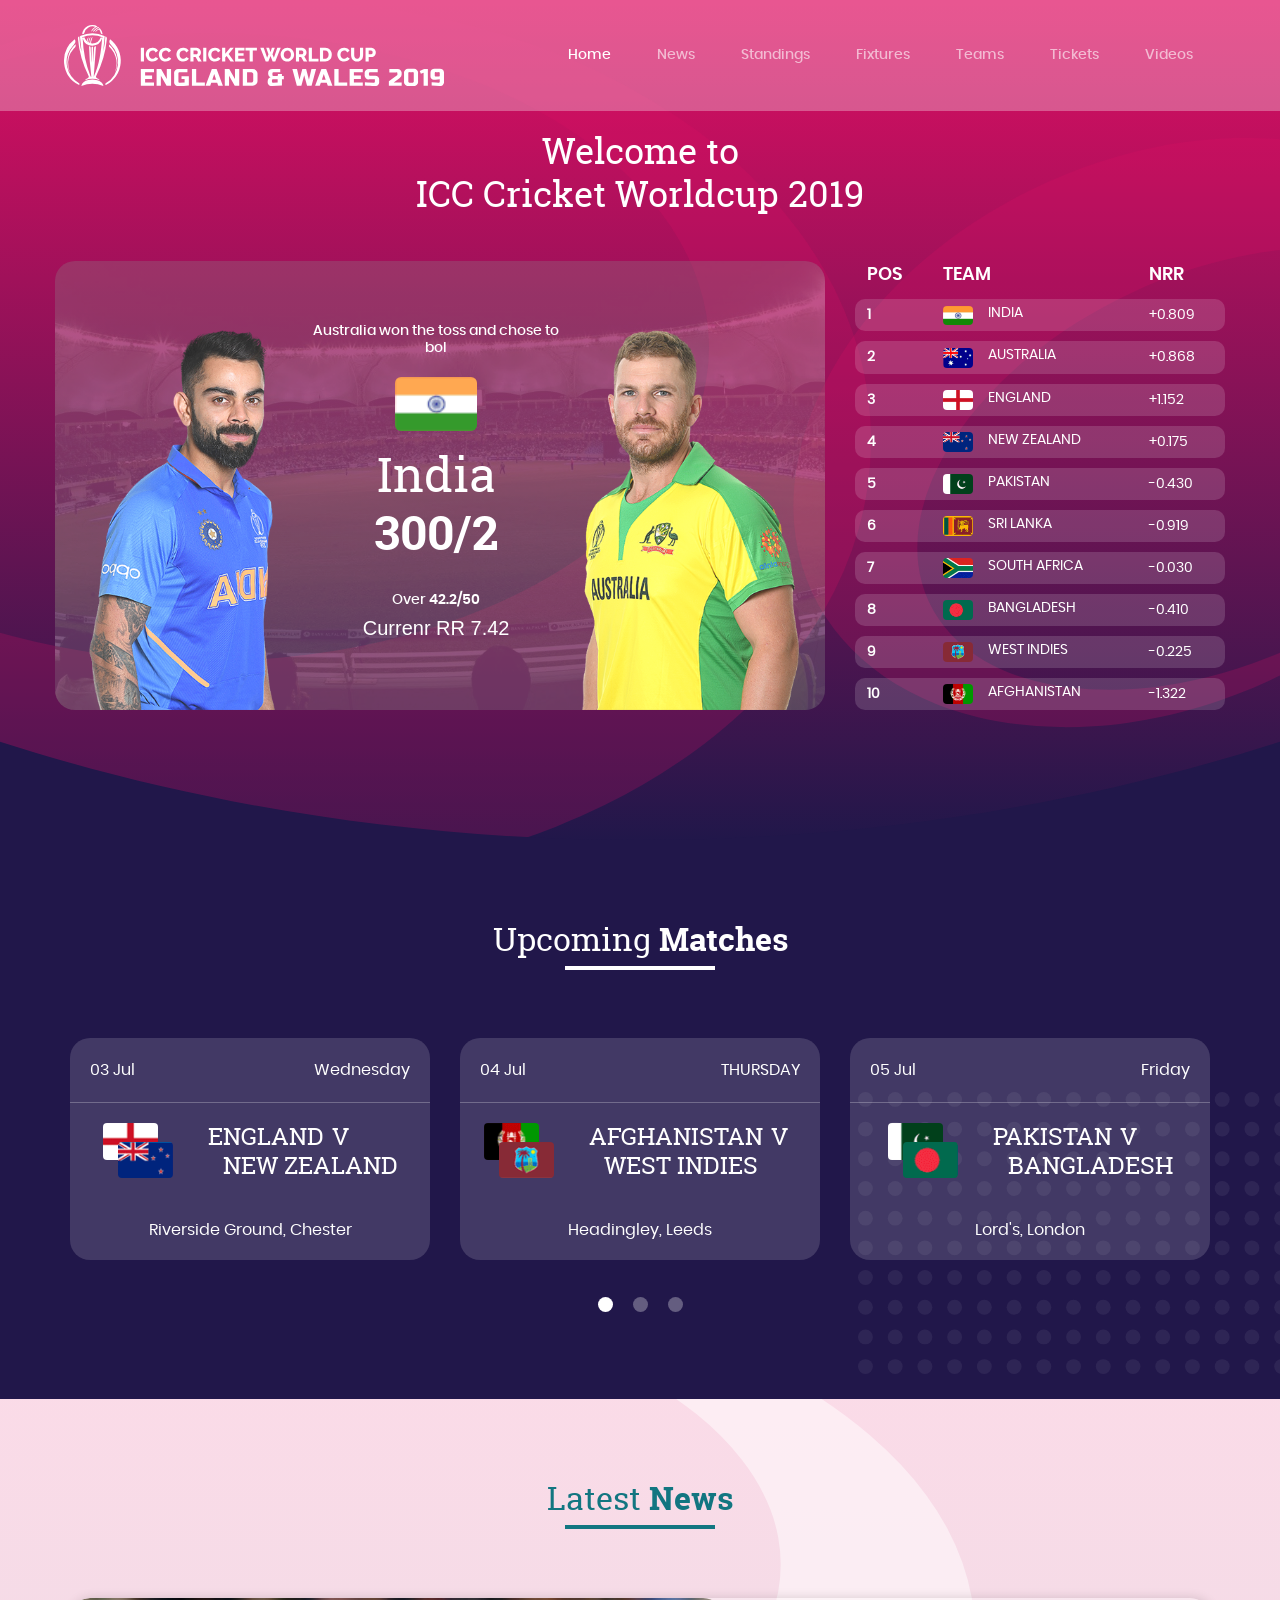
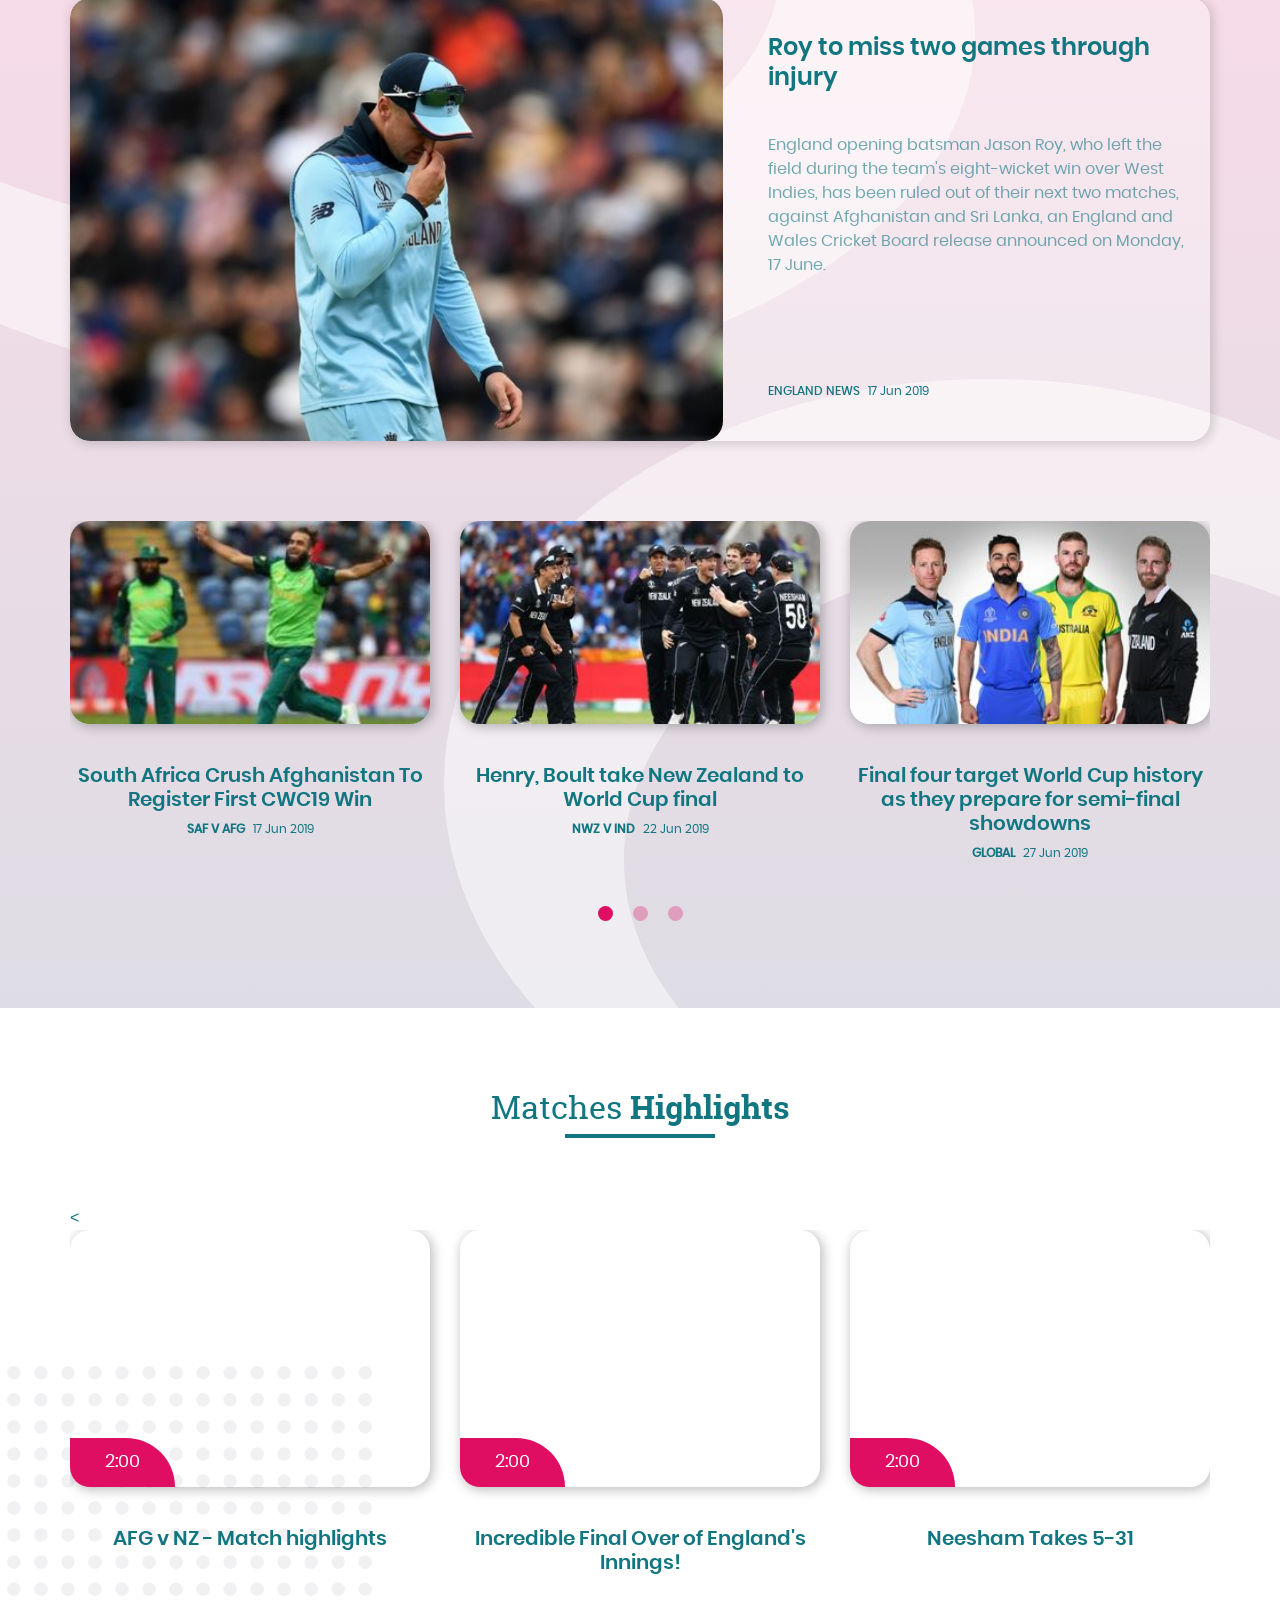
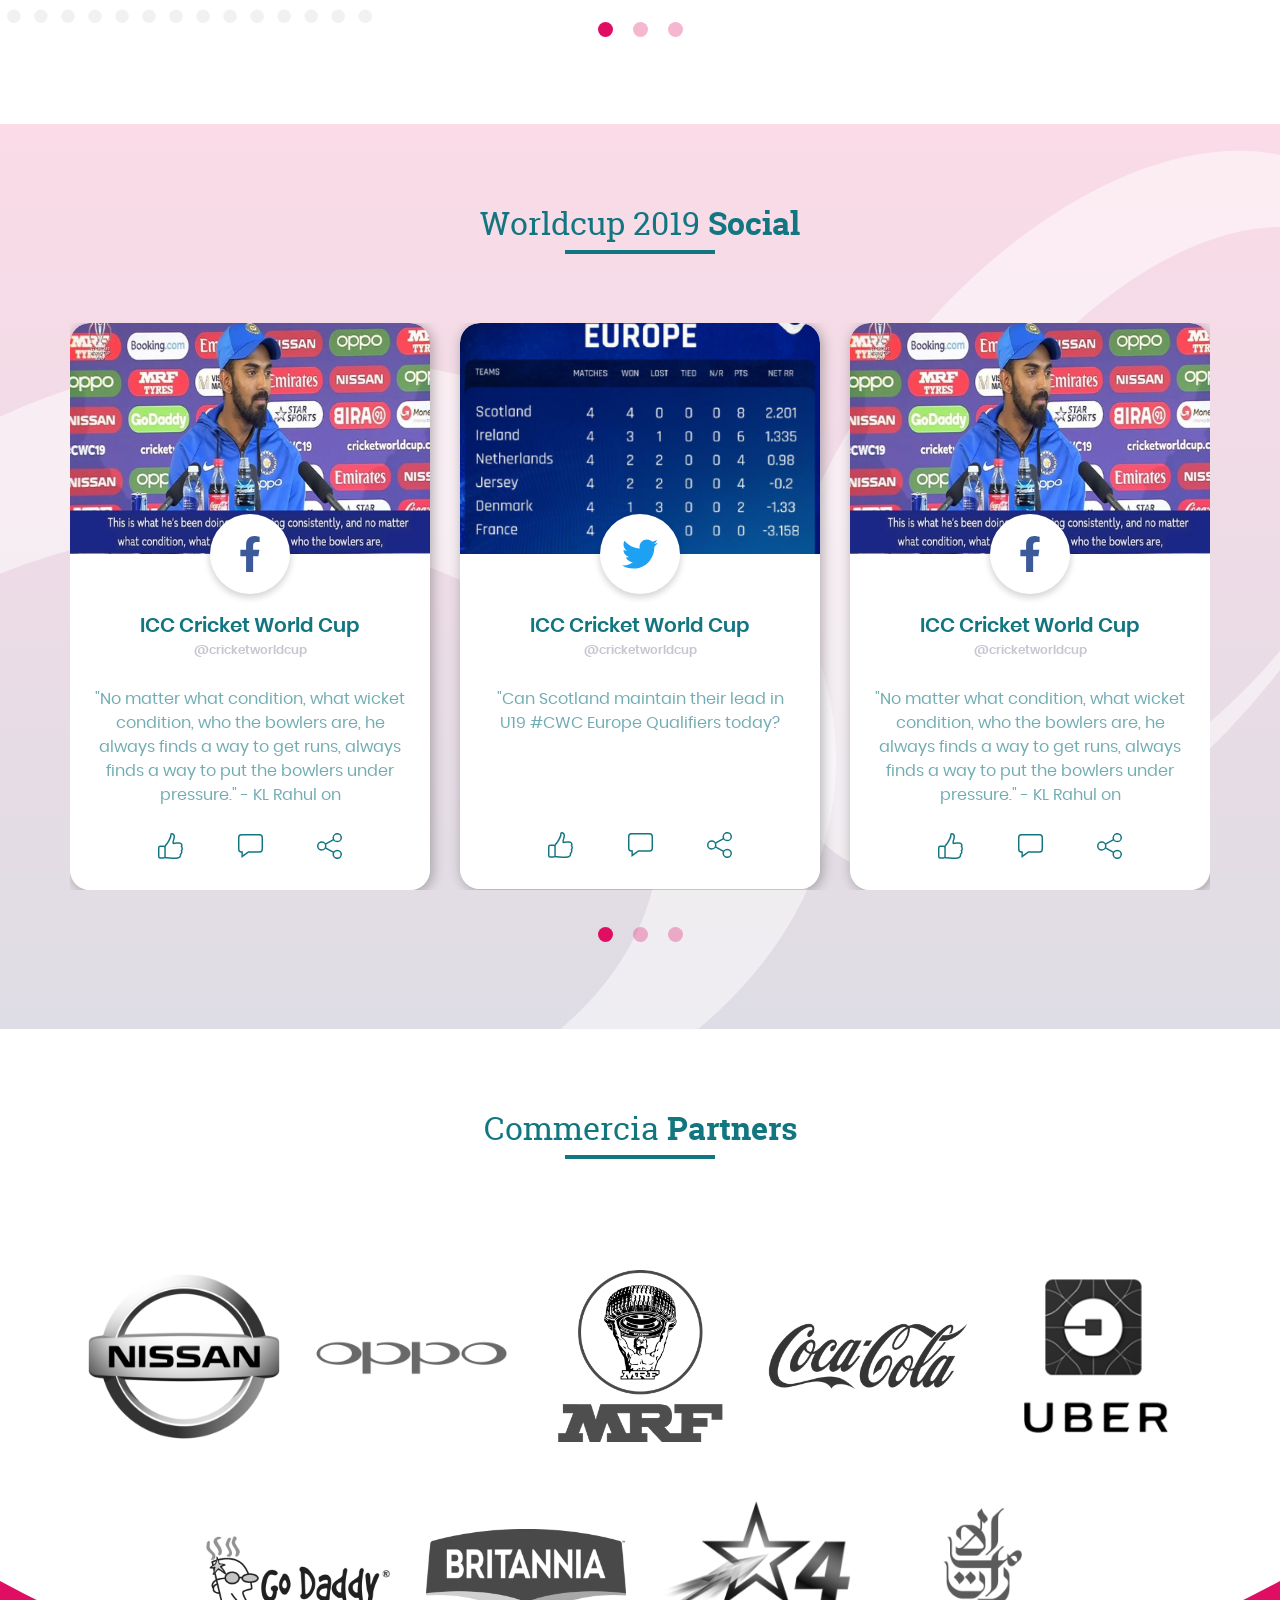
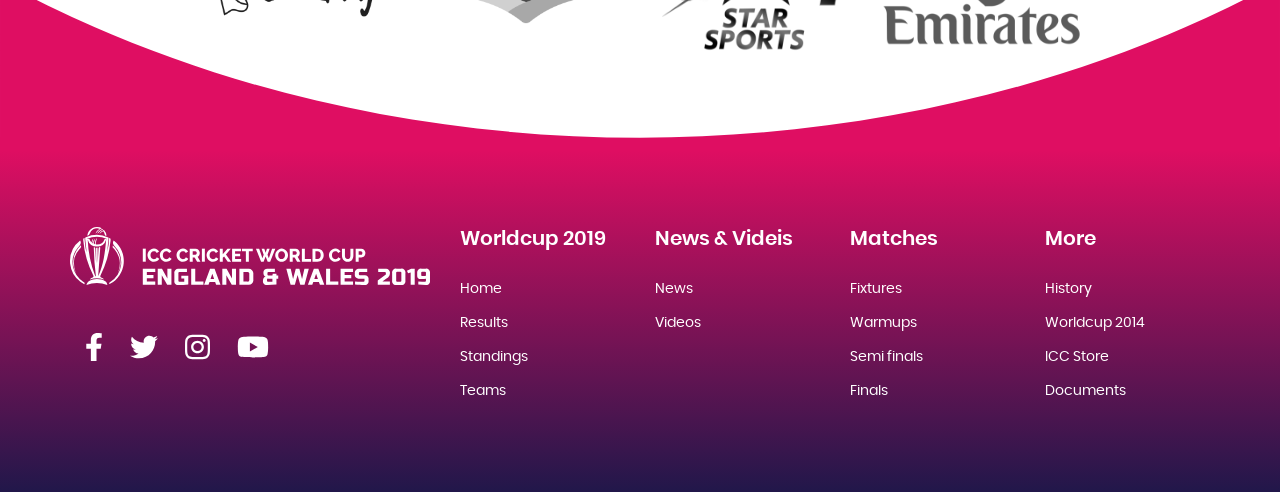
<file: index.html>
<!doctype html>
<html lang="en">
  <head>
    <meta charset="utf-8">
    <meta name="viewport" content="width=device-width, initial-scale=1, shrink-to-fit=no">

    <link rel="shortcut icon" type="image/png" href="images/favicon.png"/>
    <link rel="stylesheet" href="css/bootstrap.min.css"> 
    <link rel="stylesheet" href="css/all.min.css">
    <link rel="stylesheet" href="css/owl.carousel.min.css">
    <link rel="stylesheet" href="css/custom.css">
    <title>ICC WORLDCUP 2019</title>

  </head>
  <body>

    <header>
      <div class="container">
        <nav class="navbar navbar-expand-lg navbar-dark fixed-top nav-icc-wc">
          <a class="navbar-brand" href="index.html"><img src="images/logo.svg" class="main-logo img-fluid"></a>
          <button class="navbar-toggler" type="button" data-toggle="collapse" data-target="#navbarSupportedContent" aria-controls="navbarSupportedContent" aria-expanded="false" aria-label="Toggle navigation">
            <span class="navbar-toggler-icon"></span>
          </button>

          <div class="collapse navbar-collapse" id="navbarSupportedContent">
            <ul class="navbar-nav ml-auto">
              <li class="nav-item">
                <a class="nav-link active" href="index.html">Home <span class="sr-only">(current)</span></a>
              </li>
              <li class="nav-item">
                <a class="nav-link" href="news.html">News</a>
              </li>
              <li class="nav-item">
                <a class="nav-link" href="standings.html">Standings</a>
              </li>
              <li class="nav-item">
                <a class="nav-link" href="fixtures.html">Fixtures</a>
              </li>
              <li class="nav-item">
                <a class="nav-link" href="teams.html">Teams</a>
              </li>
              <li class="nav-item">
                <a class="nav-link" href="tickets.html">Tickets</a>
              </li>
              <li class="nav-item">
                <a class="nav-link" href="videos.html">Videos</a>
              </li>
            </ul>
          </div>
        </nav>
      </div>
    </header>


    <section class="home-banner">
      <div class="container-fluid">
          <div class="home-banner-wrapper">
            <div class="bg-component1">
              <img id="component1" src="images/home_banner_before.svg" class="img-fluid">
            </div>
            <div class="bg-component2">
              <img id="component2" src="images/home_banner_after.svg" class="img-fluid">
            </div>
            <div class="home-banner-content">
              <div class="row">
                <div class="col-12">
                  <div class="home-nammer-title text-center">
                    <h2>
                      Welcome to <br>
                      ICC Cricket Worldcup 2019
                    </h2>
                  </div>
                </div>
              </div>
              <div class="row">
                <div class="col-md-12 col-lg-8">
                  <div class="current-match">
                    <div class="team1">
                      <img src="images/team1.png" class="img-fluid">
                    </div>
                    <div class="match-score-board">
                      <h6>Australia won the toss and chose to bol</h6>
                      <img src="images/flags/india.png" class="img-fluid">
                      <h3>India <span>300/2</span></h3>
                      <h4>Over <span>42.2/50</span></h4>
                      <h5>Currenr RR <span>7.42</span></h5>
                    </div>
                    <div class="team5">
                      <img src="images/team2.png" class="img-fluid">
                    </div>                  
                  </div>
                </div>
                <div class="col-md-12 col-lg-4">
                  <table class="table ranking-table">
                    <thead>
                      <tr>
                        <th class="ranking-pos" scope="col">POS</th>
                        <th class="ranking-team" scope="col">TEAM</th>
                        <th class="ranking-pld" scope="col">PLD</th>
                        <th class="ranking-pts" scope="col">PTS</th>
                        <th class="ranking-nrr" scope="col">NRR</th>
                      </tr>
                    </thead>
                    <tbody>
                      <tr>
                        <th class="ranking-pos" scope="row">1</th>
                        <td class="ranking-team"><img class="ranking-table-flag" src="images/flags/india.svg" class="img-fluid">INDIA</td>
                        <td class="ranking-pld">9</td>
                        <td class="ranking-pts">15</td>
                        <td class="ranking-nrr">+0.809</td>
                      </tr>
                      <tr>
                        <th class="ranking-pos" scope="row">2</th>
                        <td class="ranking-team"><img class="ranking-table-flag" src="images/flags/australia.svg" class="img-fluid">AUSTRALIA</td>
                        <td class="ranking-pld">9</td>
                        <td class="ranking-pts">14</td>
                        <td class="ranking-nrr">+0.868</td>
                      </tr>
                      <tr>
                        <th class="ranking-pos" scope="row">3</th>
                        <td class="ranking-team"><img class="ranking-table-flag" src="images/flags/england.svg" class="img-fluid">ENGLAND</td>
                        <td class="ranking-pld">9</td>
                        <td class="ranking-pts">12</td>
                        <td class="ranking-nrr">+1.152</td>
                      </tr>
                      <tr>
                        <th class="ranking-pos" scope="row">4</th>
                        <td class="ranking-team"><img class="ranking-table-flag" src="images/flags/new_zealand.svg" class="img-fluid">NEW ZEALAND</td>
                        <td class="ranking-pld">9</td>
                        <td class="ranking-pts">11</td>
                        <td class="ranking-nrr">+0.175</td>
                      </tr>
                      <tr>
                        <th class="ranking-pos" scope="row">5</th>
                        <td class="ranking-team"><img class="ranking-table-flag" src="images/flags/pakistan.svg" class="img-fluid">PAKISTAN</td>
                        <td class="ranking-pld">9</td>
                        <td class="ranking-pts">11</td>
                        <td class="ranking-nrr">-0.430</td>
                      </tr>
                      <tr>
                        <th class="ranking-pos" scope="row">6</th>
                        <td class="ranking-team"><img class="ranking-table-flag" src="images/flags/sri_lanka.svg" class="img-fluid">SRI LANKA</td>
                        <td class="ranking-pld">9</td>
                        <td class="ranking-pts">8</td>
                        <td class="ranking-nrr">-0.919</td>
                      </tr>
                      <tr>
                        <th class="ranking-pos" scope="row">7</th>
                        <td class="ranking-team"><img class="ranking-table-flag" src="images/flags/south_africa.svg" class="img-fluid">SOUTH AFRICA</td>
                        <td class="ranking-pld">9</td>
                        <td class="ranking-pts">7</td>
                        <td class="ranking-nrr">-0.030</td>
                      </tr>
                      <tr>
                        <th class="ranking-pos" scope="row">8</th>
                        <td class="ranking-team"><img class="ranking-table-flag" src="images/flags/bangladesh.svg" class="img-fluid">BANGLADESH</td>
                        <td class="ranking-pld">9</td>
                        <td class="ranking-pts">7</td>
                        <td class="ranking-nrr">-0.410</td>
                      </tr>
                      <tr>
                        <th class="ranking-pos" scope="row">9</th>
                        <td class="ranking-team"><img class="ranking-table-flag" src="images/flags/west_indies.svg" class="img-fluid">WEST INDIES</td>
                        <td class="ranking-pld">9</td>
                        <td class="ranking-pts">5</td>
                        <td class="ranking-nrr">-0.225</td>
                      </tr>
                      <tr>
                        <th class="ranking-pos" scope="row">10</th>
                        <td class="ranking-team"><img class="ranking-table-flag" src="images/flags/afghanistan.svg" class="img-fluid">AFGHANISTAN</td>
                        <td class="ranking-pld">9</td>
                        <td class="ranking-pts">0</td>
                        <td class="ranking-nrr">-1.322</td>
                      </tr>
                    </tbody>
                  </table>
              </div>
            </div>
            </div>
          </div>
      </div>
    </section>

    <section class="upcoming-matches-section icc-section">
      <div class="sec-decoration">
        <img src="images/matches-dots decoration.svg" class="img-fluid">
      </div>
      <div class="container">
        <div class="row">        
          <div class="col-12">

            <div class="secrion-header">
              <h2><span>Upcoming</span>Matches</h2>
            </div>

            <div class="owl-carousel owl-theme upcoming-matches-carousel">

                <div class="item">
                  <div class="matches-carousel-item">
                    <div class="match-day">
                      <p class="date">03 Jul</p>
                      <p class="day">Wednesday</p>
                    </div>
                    <div class="match-teams-wrapper">
                      <div class="match-teams">
                        <div class="match-teams-flags">
                          <img src="images/flags/england.svg" class="img-fluid team1-flag">
                          <img src="images/flags/new_zealand.svg" class="img-fluid team2-flag">
                        </div>
                        <div class="match-teams-name">
                          <h5 class="team1-name">ENGLAND<span>V</span></h5>
                          <h5 class="team2-name">NEW ZEALAND</h5>
                        </div>                      
                      </div>
                    </div>
                    <div class="match-location">
                      <h6>Riverside Ground, Chester</h6>
                    </div>
                  </div>                
                </div>

                <div class="item">
                  <div class="matches-carousel-item">
                    <div class="match-day">
                      <p class="date">04 Jul</p>
                      <p class="day">THURSDAY</p>
                    </div>
                    <div class="match-teams-wrapper">
                      <div class="match-teams">
                        <div class="match-teams-flags">
                          <img src="images/flags/afghanistan.svg" class="img-fluid team1-flag">
                          <img src="images/flags/west_indies.svg" class="img-fluid team2-flag">
                        </div>
                        <div class="match-teams-name">
                          <h5 class="team1-name">AFGHANISTAN<span>V</span></h5>
                          <h5 class="team2-name">WEST INDIES</h5>
                        </div>                      
                      </div>
                    </div>
                    <div class="match-location">
                      <h6>Headingley, Leeds</h6>
                    </div>
                  </div>                
                </div>

                <div class="item">
                  <div class="matches-carousel-item">
                    <div class="match-day">
                      <p class="date">05 Jul</p>
                      <p class="day">Friday</p>
                    </div>
                    <div class="match-teams-wrapper">
                      <div class="match-teams">
                        <div class="match-teams-flags">
                          <img src="images/flags/pakistan.svg" class="img-fluid team1-flag">
                          <img src="images/flags/bangladesh.svg" class="img-fluid team2-flag">
                        </div>
                        <div class="match-teams-name">
                          <h5 class="team1-name">PAKISTAN<span>V</span></h5>
                          <h5 class="team2-name">BANGLADESH</h5>
                        </div>                      
                      </div>
                    </div>
                    <div class="match-location">
                      <h6>Lord's, London</h6>
                    </div>
                  </div>                
                </div>

                <div class="item">
                  <div class="matches-carousel-item">
                    <div class="match-day">
                      <p class="date">21 may</p>
                      <p class="day">Saturday</p>
                    </div>
                    <div class="match-teams-wrapper">
                      <div class="match-teams">
                        <div class="match-teams-flags">
                          <img src="images/flags/sri_lanka.svg" class="img-fluid team1-flag">
                          <img src="images/flags/india.svg" class="img-fluid team2-flag">
                        </div>
                        <div class="match-teams-name">
                          <h5 class="team1-name">SRI LANKA<span>V</span></h5>
                          <h5 class="team2-name">INDIA</h5>
                        </div>                      
                      </div>
                    </div>
                    <div class="match-location">
                      <h6>Headingley, Leeds</h6>
                    </div>
                  </div>                
                </div>

                <div class="item">
                  <div class="matches-carousel-item">
                    <div class="match-day">
                      <p class="date">21 may</p>
                      <p class="day">Saturday</p>
                    </div>
                    <div class="match-teams-wrapper">
                      <div class="match-teams">
                        <div class="match-teams-flags">
                          <img src="images/flags/australia.svg" class="img-fluid team1-flag">
                          <img src="images/flags/south_africa.svg" class="img-fluid team2-flag">
                        </div>
                        <div class="match-teams-name">
                          <h5 class="team1-name">AUSTRALIA<span>V</span></h5>
                          <h5 class="team2-name">SOUTH AFRICA</h5>
                        </div>                      
                      </div>
                    </div>
                    <div class="match-location">
                      <h6>Emirates Old Trafford, Manchester</h6>
                    </div>
                  </div>                
                </div>

                <div class="item">
                  <div class="matches-carousel-item">
                    <div class="match-day">
                      <p class="date">09 Jul</p>
                      <p class="day">Tuesday</p>
                    </div>
                    <div class="match-teams-wrapper">
                      <div class="match-teams">
                        <div class="match-teams-flags">
                          <img src="images/flags/india.svg" class="img-fluid team1-flag">
                          <img src="images/flags/new_zealand.svg" class="img-fluid team2-flag">
                        </div>
                        <div class="match-teams-name">
                          <h5 class="team1-name">INDIA<span>V</span></h5>
                          <h5 class="team2-name">NEW ZEALAND</h5>
                        </div>                      
                      </div>
                    </div>
                    <div class="match-location">
                      <h6>Emirates Old Trafford, Manchester</h6>
                    </div>
                  </div>                
                </div>

                <div class="item">
                  <div class="matches-carousel-item">
                    <div class="match-day">
                      <p class="date">11 Jul</p>
                      <p class="day">Thursday</p>
                    </div>
                    <div class="match-teams-wrapper">
                      <div class="match-teams">
                        <div class="match-teams-flags">
                          <img src="images/flags/australia.svg" class="img-fluid team1-flag">
                          <img src="images/flags/england.svg" class="img-fluid team2-flag">
                        </div>
                        <div class="match-teams-name">
                          <h5 class="team1-name">AUSTRALIA<span>V</span></h5>
                          <h5 class="team2-name">ENGLAND</h5>
                        </div>                      
                      </div>
                    </div>
                    <div class="match-location">
                      <h6>Edgbaston, Birmingham</h6>
                    </div>
                  </div>                
                </div>

                <div class="item">
                  <div class="matches-carousel-item">
                    <div class="match-day">
                      <p class="date">14 Jul</p>
                      <p class="day">Sunday</p>
                    </div>
                    <div class="match-teams-wrapper">
                      <div class="match-teams">
                        <div class="match-teams-flags">
                          <img src="images/flags/england.svg" class="img-fluid team1-flag">
                          <img src="images/flags/new_zealand.svg" class="img-fluid team2-flag">
                        </div>
                        <div class="match-teams-name">
                          <h5 class="team1-name">ENGLAND<span>V</span></h5>
                          <h5 class="team2-name">NEW ZEALAND</h5>
                        </div>                      
                      </div>
                    </div>
                    <div class="match-location">
                      <h6>Lord's, London</h6>
                    </div>
                  </div>                
                </div>

            </div>

          </div>
        </div>
      </div>
    </section>

    <section class="latest-news-section icc-section"> 
        <div class="bg-component1">
          <img id="component3" src="images/latest-news-before.svg" class="img-fluid">
        </div>
        <div class="bg-component2">
          <img id="component4" src="images/latest-news-after.svg" class="img-fluid">
        </div>
        <div class="container">
          <div class="row">        
            <div class="col-12">

              <div class="secrion-header">
                <h2><span>Latest</span>News</h2>
              </div>

              <div class="large-news">
                <div class="row">
                  <div class="col-md-12 col-lg-7">
                    <div class="large-news-image">
                      <img src="images/large-news.jpg" class="img-fluid">
                    </div>
                  </div>
                  <div class="col-md-12 col-lg-5">
                    <div class="large-news-content">
                      <h3>Roy to miss two games through injury</h3>
                      <p>England opening batsman Jason Roy, who left the field during the team's eight-wicket win over West Indies, has been ruled out of their next two matches, against Afghanistan and Sri Lanka, an England and Wales Cricket Board release announced on Monday, 17 June.</p>
                      <h6>England news<span>17 Jun 2019</span></h6>
                    </div>
                  </div>
                </div>
              </div>

              <div class="owl-carousel owl-theme latest-news-carousel">

                  <div class="item">
                    <div class="latest-news-item">
                      <div class="news-item-image">
                        <img src="images/news-item-image.jpg" class="img-fluid">
                      </div>
                      <h3>South Africa Crush Afghanistan To Register First CWC19 Win</h3>
                      <h6>saf v AFG<span>17 Jun 2019</span></h6>
                    </div>
                  </div>

                  <div class="item">
                    <div class="latest-news-item">
                      <div class="news-item-image">
                        <img src="images/news-item-image1.jpg" class="img-fluid">
                      </div>
                      <h3>Henry, Boult take New Zealand to World Cup final</h3>
                      <h6>nwz v ind<span>22 Jun 2019</span></h6>
                    </div>
                  </div>

                  <div class="item">
                    <div class="latest-news-item">
                      <div class="news-item-image">
                        <img src="images/news-item-image2.jpg" class="img-fluid">
                      </div>
                      <h3>Final four target World Cup history as they prepare for semi-final showdowns</h3>
                      <h6>global<span>27 Jun 2019</span></h6>
                    </div>
                  </div>

                  <div class="item">
                    <div class="latest-news-item">
                      <div class="news-item-image">
                        <img src="images/news-item-image3.jpg" class="img-fluid">
                      </div>
                      <h3>CWC19 report card: India</h3>
                      <h6>ind v slk<span>27 Jun 2019</span></h6>
                    </div>
                  </div>

                  <div class="item">
                    <div class="latest-news-item">
                      <div class="news-item-image">
                        <img src="images/news-item-image1.jpg" class="img-fluid">
                      </div>
                      <h3>Henry, Boult take New Zealand to World Cup final</h3>
                      <h6>nwz v ind<span>22 Jun 2019</span></h6>
                    </div>
                  </div>

                  <div class="item">
                    <div class="latest-news-item">
                      <div class="news-item-image">
                        <img src="images/news-item-image2.jpg" class="img-fluid">
                      </div>
                      <h3>Final four target World Cup history as they prepare for semi-final showdowns</h3>
                      <h6>global<span>27 Jun 2019</span></h6>
                    </div>
                  </div>

                  <div class="item">
                    <div class="latest-news-item">
                      <div class="news-item-image">
                        <img src="images/news-item-image.jpg" class="img-fluid">
                      </div>
                      <h3>South Africa Crush Afghanistan To Register First CWC19 Win</h3>
                      <h6>saf v AFG<span>17 Jun 2019</span></h6>
                    </div>
                  </div>
              </div>
            </div>
          </div>
        </div>
    </section>

    <section class="matches-highlight-section icc-section">
      <div class="sec-decoration2">
        <img src="images/video-dots decoration.svg" class="img-fluid">
      </div>
      <div class="container">
        <div class="row">        
          <div class="col-12">

            <div class="secrion-header">
              <h2><span>Matches</span>Highlights</h2>
            </div>

            <div class="owl-carousel owl-theme matches-highlight-carousel">

                <div class="item">
                  <div class="matches-highlight-item">
                    <div class="highlight-item-video">
                      <iframe width="100%" height="250" src="https://www.youtube.com/embed/mg7TXaet_yY" frameborder="0" allow="accelerometer; autoplay; encrypted-media; gyroscope; picture-in-picture" allowfullscreen></iframe>
                      <div class="play-btn">
                        <img src="images/play.svg" class="img-fluid">
                      </div>
                      <div class="play-time">
                        <h6>2:00</h6>
                      </div>
                    </div>
                    <h4>AFG v NZ - Match highlights</h4>
                  </div>
                </div>

                <div class="item">
                  <div class="matches-highlight-item">
                    <div class="highlight-item-video">
                      <iframe width="100%" height="250" src="https://www.youtube.com/embed/dtCS0WGZH4k" frameborder="0" allow="accelerometer; autoplay; encrypted-media; gyroscope; picture-in-picture" allowfullscreen></iframe>
                      <div class="play-btn">
                        <img src="images/play.svg" class="img-fluid">
                      </div>
                      <div class="play-time">
                        <h6>2:00</h6>
                      </div>
                    </div>
                    <h4>Incredible Final Over of England's Innings!</h4>
                  </div>
                </div>

                <div class="item">
                  <div class="matches-highlight-item">
                    <div class="highlight-item-video">
                      <iframe width="100%" height="250" src="https://www.youtube.com/embed/mg7TXaet_yY" frameborder="0" allow="accelerometer; autoplay; encrypted-media; gyroscope; picture-in-picture" allowfullscreen></iframe>
                      <div class="play-btn">
                        <img src="images/play.svg" class="img-fluid">
                      </div>
                      <div class="play-time">
                        <h6>2:00</h6>
                      </div>
                    </div>
                    <h4>Neesham Takes 5-31</h4>
                  </div>
                </div>

                <div class="item">
                  <div class="matches-highlight-item">
                    <div class="highlight-item-video">
                      <iframe width="100%" height="250" src="https://www.youtube.com/embed/dtCS0WGZH4k" frameborder="0" allow="accelerometer; autoplay; encrypted-media; gyroscope; picture-in-picture" allowfullscreen></iframe>
                      <div class="play-btn">
                        <img src="images/play.svg" class="img-fluid">
                      </div>
                      <div class="play-time">
                        <h6>2:00</h6>
                      </div>
                    </div>
                    <h4>Incredible Final Over of England's Innings!</h4>
                  </div>
                </div>

                <div class="item">
                  <div class="matches-highlight-item">
                    <div class="highlight-item-video">
                      <iframe width="100%" height="250" src="https://www.youtube.com/embed/mg7TXaet_yY" frameborder="0" allow="accelerometer; autoplay; encrypted-media; gyroscope; picture-in-picture" allowfullscreen></iframe>
                      <div class="play-btn">
                        <img src="images/play.svg" class="img-fluid">
                      </div>
                      <div class="play-time">
                        <h6>2:00</h6>
                      </div>
                    </div>
                    <h4>AFG v NZ - Match highlights</h4>
                  </div>
                </div>

                <<div class="item">
                  <div class="matches-highlight-item">
                    <div class="highlight-item-video">
                      <iframe width="100%" height="250" src="https://www.youtube.com/embed/dtCS0WGZH4k" frameborder="0" allow="accelerometer; autoplay; encrypted-media; gyroscope; picture-in-picture" allowfullscreen></iframe>
                      <div class="play-btn">
                        <img src="images/play.svg" class="img-fluid">
                      </div>
                      <div class="play-time">
                        <h6>2:00</h6>
                      </div>
                    </div>
                    <h4>Incredible Final Over of England's Innings!</h4>
                  </div>
                </div>

                <div class="item">
                  <div class="matches-highlight-item">
                    <div class="highlight-item-video">
                      <iframe width="100%" height="250" src="https://www.youtube.com/embed/mg7TXaet_yY" frameborder="0" allow="accelerometer; autoplay; encrypted-media; gyroscope; picture-in-picture" allowfullscreen></iframe>
                      <div class="play-btn">
                        <img src="images/play.svg" class="img-fluid">
                      </div>
                      <div class="play-time">
                        <h6>2:00</h6>
                      </div>
                    </div>
                    <h4>Neesham Takes 5-31</h4>
                  </div>
                </div>

                <div class="item">
                  <div class="matches-highlight-item">
                    <div class="highlight-item-video">
                      <iframe width="100%" height="250" src="https://www.youtube.com/embed/mg7TXaet_yY" frameborder="0" allow="accelerometer; autoplay; encrypted-media; gyroscope; picture-in-picture" allowfullscreen></iframe>
                      <div class="play-btn">
                        <img src="images/play.svg" class="img-fluid">
                      </div>
                      <div class="play-time">
                        <h6>2:00</h6>
                      </div>
                    </div>
                    <h4>AFG v NZ - Match highlights</h4>
                  </div>
                </div>

                <div class="item">
                  <div class="matches-highlight-item">
                    <div class="highlight-item-video">
                      <iframe width="100%" height="250" src="https://www.youtube.com/embed/mg7TXaet_yY" frameborder="0" allow="accelerometer; autoplay; encrypted-media; gyroscope; picture-in-picture" allowfullscreen></iframe>
                      <div class="play-btn">
                        <img src="images/play.svg" class="img-fluid">
                      </div>
                      <div class="play-time">
                        <h6>2:00</h6>
                      </div>
                    </div>
                    <h4>Neesham Takes 5-31</h4>
                  </div>
                </div>
                
            </div>

          </div>
        </div>
      </div>
    </section>

    <section class="social-section icc-section">
      <div class="bg-component1">
        <img id="component5" src="images/social-before.svg" class="img-fluid">
      </div>
      <div class="bg-component2">
        <img id="component6" src="images/social-after.svg" class="img-fluid">
      </div>
      <div class="container">
        <div class="row">
          <div class="col-12">
            
            <div class="secrion-header">
              <h2><span>Worldcup 2019</span>Social</h2>
            </div>

            <div class="owl-carousel owl-theme social-carousel">

              <div class="item">
                <div class="social-carousel-item">
                  <div class="social-item-image">
                    <img src="images/social-1.jpg" class="img-fluid">
                    <div class="post-cat">
                      <img src="images/facebook-f-post.svg" class="img-fluid">
                    </div>
                  </div>
                  <div class="social-item--content">
                    <h4>ICC Cricket World Cup</h4>
                    <h6>@cricketworldcup</h6>
                    <p> "No matter what condition, what wicket condition, who the bowlers are, he always finds a way to get runs, always finds a way to put the bowlers under pressure." - KL Rahul on </p>
                    <div class="social-option">
                      <ul class="list-inline">
                        <li class="list-inline-item"><a href="jquery:;"><img src="images/like.svg"></a></li>
                        <li class="list-inline-item"><a href="jquery:;"><img src="images/comment.svg"></a></li>
                        <li class="list-inline-item"><a href="jquery:;"><img src="images/share.svg"></a></li>
                      </ul>
                    </div>
                  </div>
                </div>
              </div>

              <div class="item">
                <div class="social-carousel-item">
                  <div class="social-item-image">
                    <img src="images/news-img-2.png" class="img-fluid">
                    <div class="post-cat">
                      <img src="images/s-twitter.svg" class="img-fluid">
                    </div>
                  </div>
                  <div class="social-item--content">
                    <h4>ICC Cricket World Cup</h4>
                    <h6>@cricketworldcup</h6>
                    <p>"Can Scotland maintain their lead in U19 #CWC  Europe Qualifiers today?</p>
                    <div class="social-option">
                      <ul class="list-inline">
                        <li class="list-inline-item"><a href="jquery:;"><img src="images/like.svg"></a></li>
                        <li class="list-inline-item"><a href="jquery:;"><img src="images/comment.svg"></a></li>
                        <li class="list-inline-item"><a href="jquery:;"><img src="images/share.svg"></a></li>
                      </ul>
                    </div>
                  </div>
                </div>
              </div>

              <div class="item">
                <div class="social-carousel-item">
                  <div class="social-item-image">
                    <img src="images/social-1.jpg" class="img-fluid">
                    <div class="post-cat">
                      <img src="images/facebook-f-post.svg" class="img-fluid">
                    </div>
                  </div>
                  <div class="social-item--content">
                    <h4>ICC Cricket World Cup</h4>
                    <h6>@cricketworldcup</h6>
                    <p> "No matter what condition, what wicket condition, who the bowlers are, he always finds a way to get runs, always finds a way to put the bowlers under pressure." - KL Rahul on </p>
                    <div class="social-option">
                      <ul class="list-inline">
                        <li class="list-inline-item"><a href="jquery:;"><img src="images/like.svg"></a></li>
                        <li class="list-inline-item"><a href="jquery:;"><img src="images/comment.svg"></a></li>
                        <li class="list-inline-item"><a href="jquery:;"><img src="images/share.svg"></a></li>
                      </ul>
                    </div>
                  </div>
                </div>
              </div>

              <div class="item">
                <div class="social-carousel-item">
                  <div class="social-item-image">
                    <img src="images/news-img-2.png" class="img-fluid">
                    <div class="post-cat">
                      <img src="images/s-twitter.svg" class="img-fluid">
                    </div>
                  </div>
                  <div class="social-item--content">
                    <h4>ICC Cricket World Cup</h4>
                    <h6>@cricketworldcup</h6>
                    <p>"Can Scotland maintain their lead in U19 #CWC  Europe Qualifiers today?</p>
                    <div class="social-option">
                      <ul class="list-inline">
                        <li class="list-inline-item"><a href="jquery:;"><img src="images/like.svg"></a></li>
                        <li class="list-inline-item"><a href="jquery:;"><img src="images/comment.svg"></a></li>
                        <li class="list-inline-item"><a href="jquery:;"><img src="images/share.svg"></a></li>
                      </ul>
                    </div>
                  </div>
                </div>
              </div>

              <div class="item">
                <div class="social-carousel-item">
                  <div class="social-item-image">
                    <img src="images/social-1.jpg" class="img-fluid">
                    <div class="post-cat">
                      <img src="images/facebook-f-post.svg" class="img-fluid">
                    </div>
                  </div>
                  <div class="social-item--content">
                    <h4>ICC Cricket World Cup</h4>
                    <h6>@cricketworldcup</h6>
                    <p> "No matter what condition, what wicket condition, who the bowlers are, he always finds a way to get runs, always finds a way to put the bowlers under pressure." - KL Rahul on </p>
                    <div class="social-option">
                      <ul class="list-inline">
                        <li class="list-inline-item"><a href="jquery:;"><img src="images/like.svg"></a></li>
                        <li class="list-inline-item"><a href="jquery:;"><img src="images/comment.svg"></a></li>
                        <li class="list-inline-item"><a href="jquery:;"><img src="images/share.svg"></a></li>
                      </ul>
                    </div>
                  </div>
                </div>
              </div>

              <div class="item">
                <div class="social-carousel-item">
                  <div class="social-item-image">
                    <img src="images/social-1.jpg" class="img-fluid">
                    <div class="post-cat">
                      <img src="images/facebook-f-post.svg" class="img-fluid">
                    </div>
                  </div>
                  <div class="social-item--content">
                    <h4>ICC Cricket World Cup</h4>
                    <h6>@cricketworldcup</h6>
                    <p> "No matter what condition, what wicket condition, who the bowlers are, he always finds a way to get runs, always finds a way to put the bowlers under pressure." - KL Rahul on </p>
                    <div class="social-option">
                      <ul class="list-inline">
                        <li class="list-inline-item"><a href="jquery:;"><img src="images/like.svg"></a></li>
                        <li class="list-inline-item"><a href="jquery:;"><img src="images/comment.svg"></a></li>
                        <li class="list-inline-item"><a href="jquery:;"><img src="images/share.svg"></a></li>
                      </ul>
                    </div>
                  </div>
                </div>
              </div>

              <div class="item">
                <div class="social-carousel-item">
                  <div class="social-item-image">
                    <img src="images/news-img-2.png" class="img-fluid">
                    <div class="post-cat">
                      <img src="images/s-twitter.svg" class="img-fluid">
                    </div>
                  </div>
                  <div class="social-item--content">
                    <h4>ICC Cricket World Cup</h4>
                    <h6>@cricketworldcup</h6>
                    <p>"Can Scotland maintain their lead in U19 #CWC  Europe Qualifiers today?</p>
                    <div class="social-option">
                      <ul class="list-inline">
                        <li class="list-inline-item"><a href="jquery:;"><img src="images/like.svg"></a></li>
                        <li class="list-inline-item"><a href="jquery:;"><img src="images/comment.svg"></a></li>
                        <li class="list-inline-item"><a href="jquery:;"><img src="images/share.svg"></a></li>
                      </ul>
                    </div>
                  </div>
                </div>
              </div>

              <div class="item">
                <div class="social-carousel-item">
                  <div class="social-item-image">
                    <img src="images/social-1.jpg" class="img-fluid">
                    <div class="post-cat">
                      <img src="images/facebook-f-post.svg" class="img-fluid">
                    </div>
                  </div>
                  <div class="social-item--content">
                    <h4>ICC Cricket World Cup</h4>
                    <h6>@cricketworldcup</h6>
                    <p> "No matter what condition, what wicket condition, who the bowlers are, he always finds a way to get runs, always finds a way to put the bowlers under pressure." - KL Rahul on </p>
                    <div class="social-option">
                      <ul class="list-inline">
                        <li class="list-inline-item"><a href="jquery:;"><img src="images/like.svg"></a></li>
                        <li class="list-inline-item"><a href="jquery:;"><img src="images/comment.svg"></a></li>
                        <li class="list-inline-item"><a href="jquery:;"><img src="images/share.svg"></a></li>
                      </ul>
                    </div>
                  </div>
                </div>
              </div>

            </div>

          </div>
        </div>
      </div>
    </section>

    <section class="partners-section icc-section">
      <div class="container">
        <div class="row">
          <div class="col-12">
            
            <div class="secrion-header">
              <h2><span>Commercia</span>Partners</h2>
            </div>

            <div class="row">
              <div class="col-12">
                <div class="partners">

                  <div class="partners-items">
                    <img src="images/partners-logo/partner-1.png" class="img-fluid">
                  </div>

                  <div class="partners-items">
                    <img src="images/partners-logo/partner-2.png" class="img-fluid">
                  </div>

                  <div class="partners-items">
                    <img src="images/partners-logo/partner-3.png" class="img-fluid">
                  </div>

                  <div class="partners-items">
                    <img src="images/partners-logo/partner-4.png" class="img-fluid">
                  </div>

                  <div class="partners-items">
                    <img src="images/partners-logo/partner-5.png" class="img-fluid">
                  </div>

                  <div class="partners-items">
                    <img src="images/partners-logo/partner-6.png" class="img-fluid">
                  </div>

                  <div class="partners-items">
                    <img src="images/partners-logo/partner-7.png" class="img-fluid">
                  </div>

                  <div class="partners-items">
                    <img src="images/partners-logo/partner-8.png" class="img-fluid">
                  </div>

                  <div class="partners-items">
                    <img src="images/partners-logo/partner-9.png" class="img-fluid">
                  </div>

                </div>
              </div>
            </div>

            
            
          </div>
        </div>
      </div>
    </section>
    
    <footer class="footer-section icc-section">
      <div class="footer-top">
        <img src="images/footer-top.svg" class="img-fluid">
      </div>
      <div class="container">
        <div class="row">

          <div class="col-sm-4">
            <div class="">
              <img src="images/logo.svg" class="img-fluid">              
            </div>
            <ul class="list-inline social-links">
              <li class="list-inline-item">
                <a href="#"><img src="images/facebook-f.svg" class="img-fluid"></a>
              </li>
              <li class="list-inline-item">
                <a href="#"><img src="images/twitter.svg" class="img-fluid"></a>
              </li>
              <li class="list-inline-item">
                <a href="#"><img src="images/instagram.svg" class="img-fluid"></a>
              </li>
              <li class="list-inline-item">
                <a href="#"><img src="images/youtube.svg" class="img-fluid"></a>
              </li>
            </ul>
          </div>

          <div class="col-sm-2">
            <div class="footer-navigation">
              <h4>Worldcup 2019</h4>
              <ul>
                <li><a href="index.html">Home</a></li>
                <li><a href="fixtures.html">Results</a></li>
                <li><a href="standings.html">Standings</a></li>
                <li><a href="teams.html">Teams</a></li>
              </ul>
            </div>
          </div>

          <div class="col-sm-2">
            <div class="footer-navigation">
              <h4>News & Videis</h4>
              <ul>
                <li><a href="news.html">News</a></li>
                <li><a href="videos.html">Videos</a></li>
              </ul>
            </div>
          </div>

          <div class="col-sm-2">
            <div class="footer-navigation">
              <h4>Matches</h4>
              <ul>
                <li><a href="fixtures.html">Fixtures</a></li>
                <li><a href="fixtures.html">Warmups</a></li>
                <li><a href="fixtures.html">Semi finals</a></li>
                <li><a href="fixtures.html">Finals</a></li>
              </ul>
            </div>
          </div>

          <div class="col-sm-2">
            <div class="footer-navigation">
              <h4>More</h4>
              <ul>
                <li><a href="index.html">History</a></li>
                <li><a href="index.html">Worldcup 2014</a></li>
                <li><a href="index.html">ICC Store</a></li>
                <li><a href="index.html">Documents</a></li>
              </ul>
            </div>
          </div>

        </div>
      </div>
    </footer>

    <script src="js/jquery-3.2.1.slim.min.js"></script>
    <script src="js/owl.carousel.min.js"></script>
    <script src="js/bootstrap.min.js"></script>
    <script src="js/custom.js"></script>
</body>
</html>
</file>
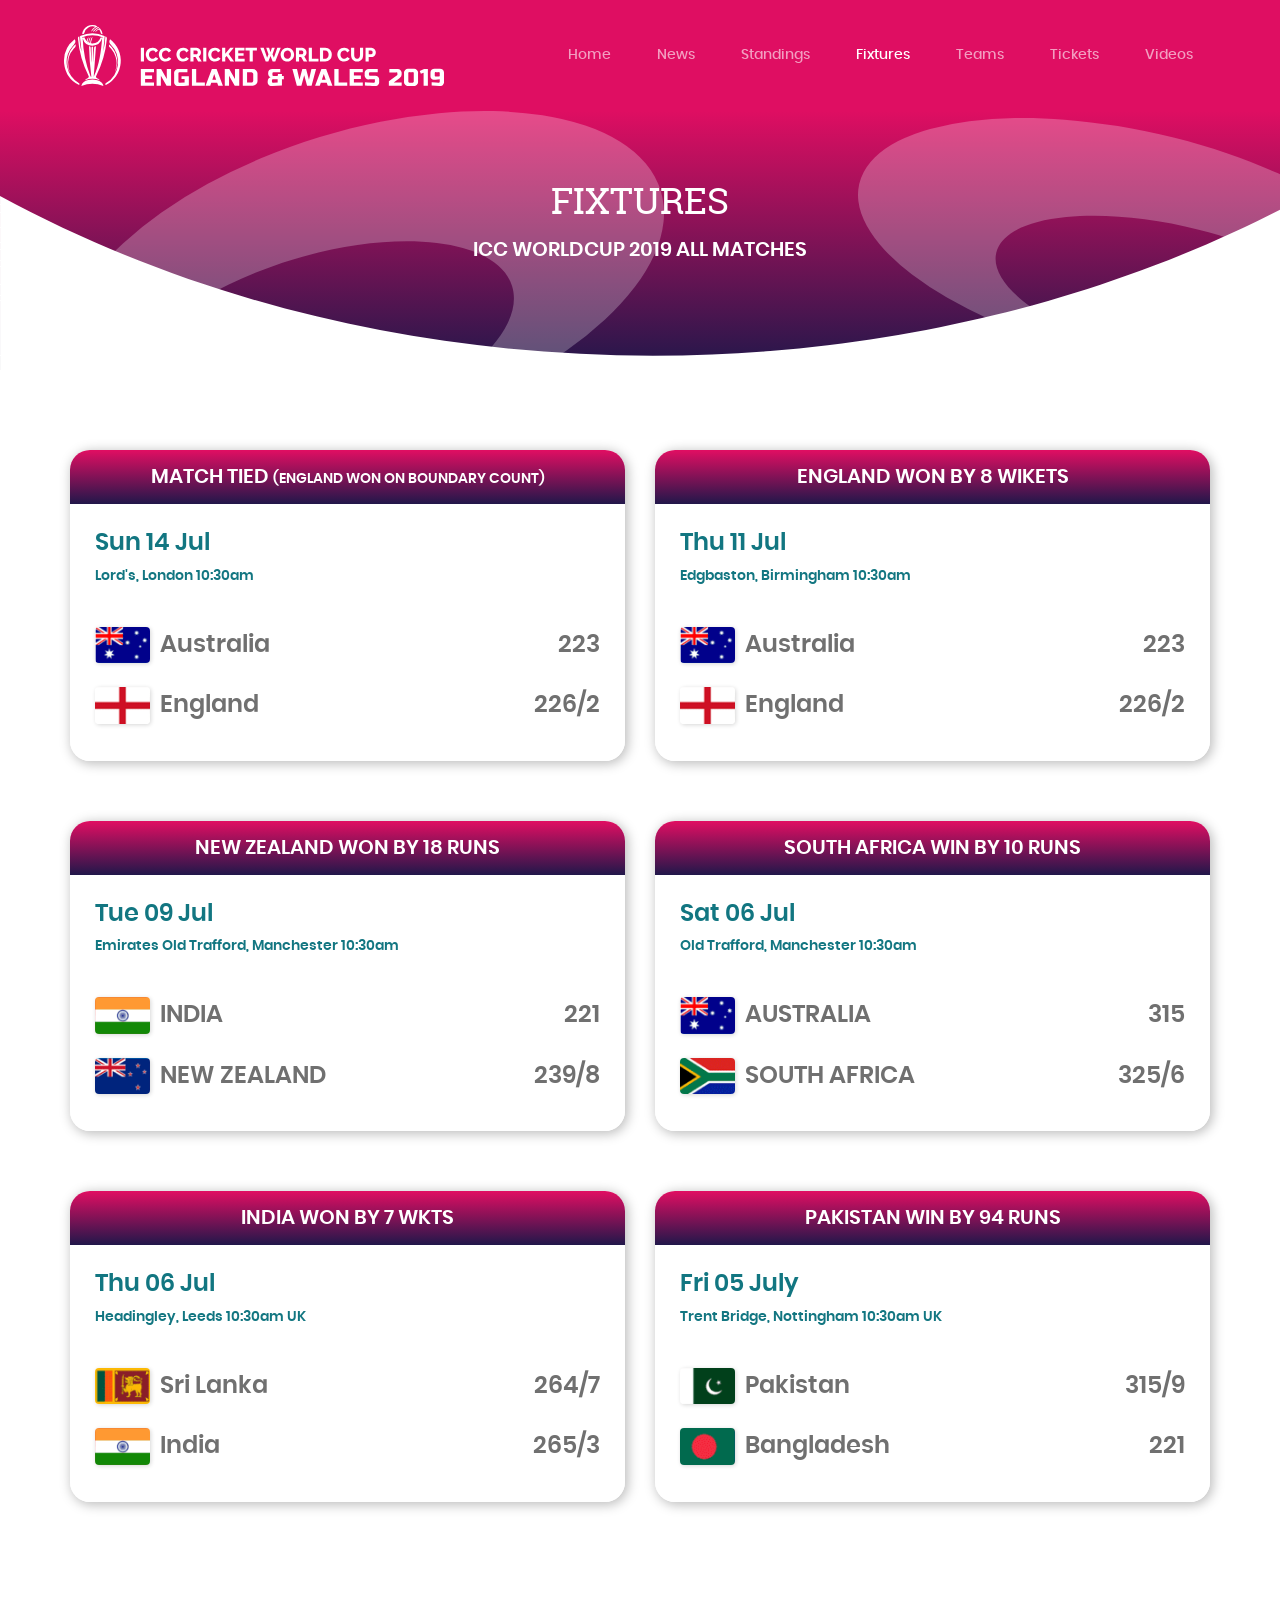
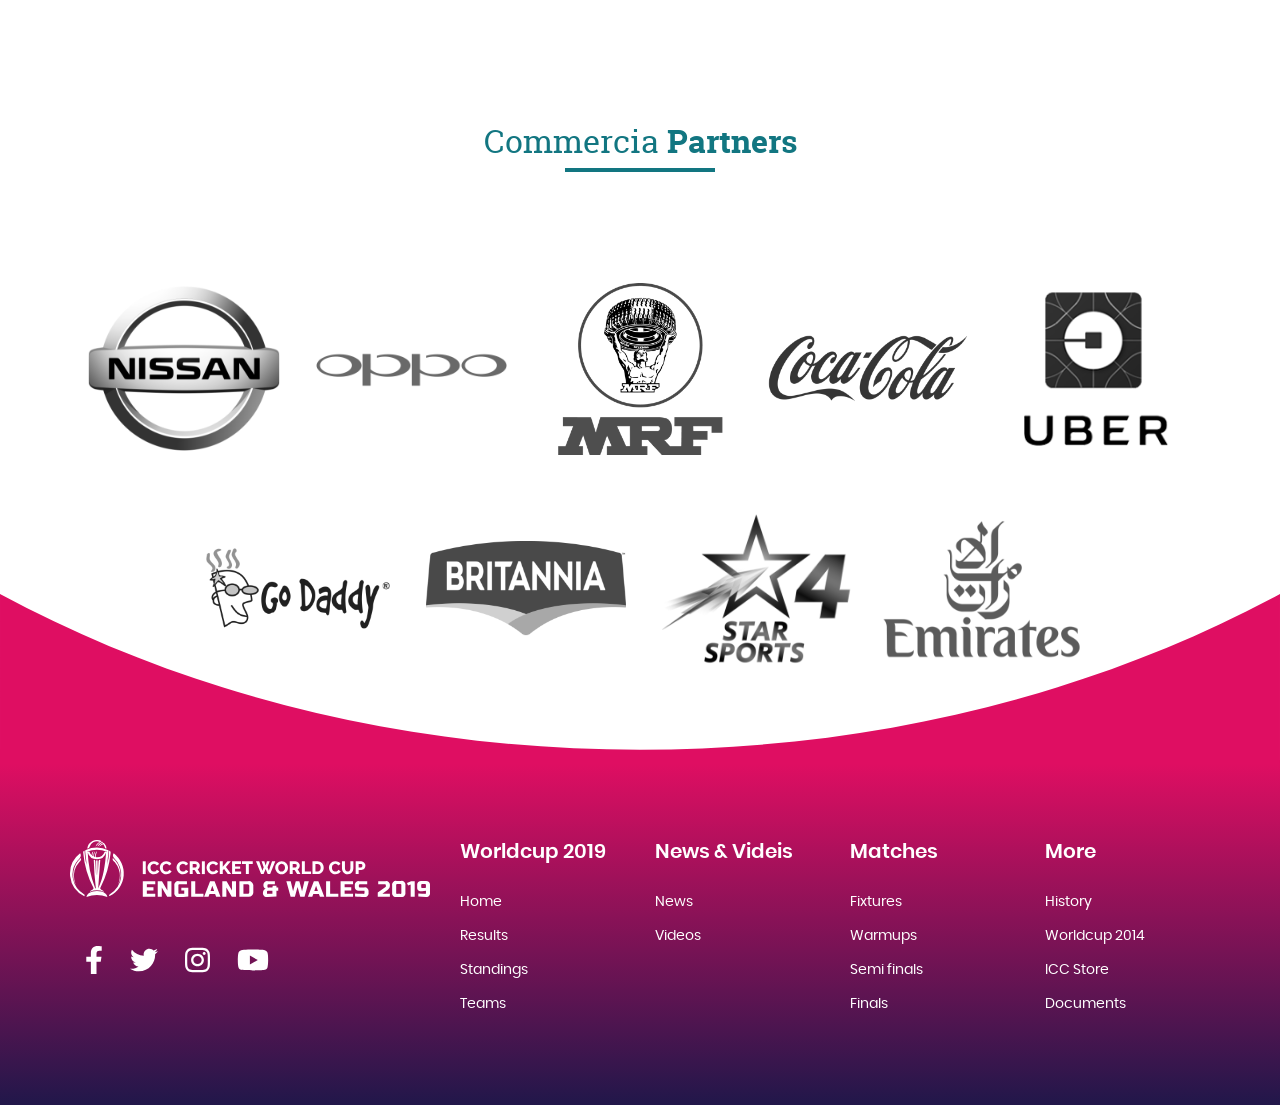
<file: fixtures.html>
<!doctype html>
<html lang="en">
  <head>
    <meta charset="utf-8">
    <meta name="viewport" content="width=device-width, initial-scale=1, shrink-to-fit=no">

    <link rel="shortcut icon" type="image/png" href="images/favicon.png"/>
    <link rel="stylesheet" href="css/bootstrap.min.css"> 
    <link rel="stylesheet" href="css/all.min.css">
    <link rel="stylesheet" href="css/owl.carousel.min.css">
    <link rel="stylesheet" href="css/custom.css">
    <title>Fixtures</title>

  </head>
  <body class="inner-page">

    <header>
      <div class="container">
        <nav class="navbar navbar-expand-lg navbar-dark fixed-top nav-icc-wc">
          <a class="navbar-brand" href="index.html"><img src="images/logo.svg" class="main-logo img-fluid"></a>
          <button class="navbar-toggler" type="button" data-toggle="collapse" data-target="#navbarSupportedContent" aria-controls="navbarSupportedContent" aria-expanded="false" aria-label="Toggle navigation">
            <span class="navbar-toggler-icon"></span>
          </button>

          <div class="collapse navbar-collapse" id="navbarSupportedContent">
            <ul class="navbar-nav ml-auto">
              <li class="nav-item">
                <a class="nav-link" href="index.html">Home <span class="sr-only">(current)</span></a>
              </li>
              <li class="nav-item">
                <a class="nav-link" href="news.html">News</a>
              </li>
              <li class="nav-item">
                <a class="nav-link" href="standings.html">Standings</a>
              </li>
              <li class="nav-item">
                <a class="nav-link active" href="fixtures.html">Fixtures</a>
              </li>
              <li class="nav-item">
                <a class="nav-link" href="teams.html">Teams</a>
              </li>
              <li class="nav-item">
                <a class="nav-link" href="tickets.html">Tickets</a>
              </li>
              <li class="nav-item">
                <a class="nav-link" href="videos.html">Videos</a>
              </li>
            </ul>
          </div>
        </nav>
      </div>
    </header>

    <section class="inner-page-header">
      <div class="inp-bg-component1">
        <img id="componentinp1" src="images/inp-header-before.svg" class="img-fluid">
      </div>
      <div class="inp-bg-component2">
        <img id="componentinp2" src="images/inp-header-after.svg" class="img-fluid">
      </div>
      <div class="container">
        <div class="row">
          <div class="col-12">
            <div class="page-header">
              <h2>Fixtures</h2>
              <h5>icc worldcup 2019 all matches</h5>
            </div>
          </div>
        </div>
      </div>
      <div class="header-bottom-cut">
         <img id="componentinp2" src="images/white-cut.svg" class="img-fluid">
      </div>
    </section>

    <section class="icc-section main-fixtures-page">
      <div class="container">
        <div class="row">

          <div class="col-sm-6">
            <div class="fixtures-item">
              <div class="match-fixtures-result text-center">
                <h4>Match tied <span>(England won on boundary count)</span></h4>
              </div>
              <div class="match-fixtures-details">
                <h5>Sun 14 Jul</h5>
                <h6>Lord's, London 10:30am</h6>
                <div class="match-fixtures-teams">
                  <img src="images/flags/australia.svg" class="img-fluid">
                  <h5>Australia</h5>
                  <h6>223</h6>
                </div>
                <div class="match-fixtures-teams">
                  <img src="images/flags/england.svg" class="img-fluid">
                  <h5>England</h5>
                  <h6>226/2</h6>
                </div>
              </div>
            </div>            
          </div>

          <div class="col-sm-6">
            <div class="fixtures-item">
              <div class="match-fixtures-result text-center">
                <h4>England won by 8 Wikets</h4>
              </div>
              <div class="match-fixtures-details">
                <h5>Thu 11 Jul</h5>
                <h6>Edgbaston, Birmingham 10:30am</h6>
                <div class="match-fixtures-teams">
                  <img src="images/flags/australia.svg" class="img-fluid">
                  <h5>Australia</h5>
                  <h6>223</h6>
                </div>
                <div class="match-fixtures-teams">
                  <img src="images/flags/england.svg" class="img-fluid">
                  <h5>England</h5>
                  <h6>226/2</h6>
                </div>
              </div>
            </div>            
          </div>

          <div class="col-sm-6">
            <div class="fixtures-item">
              <div class="match-fixtures-result text-center">
                <h4>New Zealand won by 18 runs</h4>
              </div>
              <div class="match-fixtures-details">
                <h5>Tue 09 Jul</h5>
                <h6> Emirates Old Trafford, Manchester 10:30am</h6>
                <div class="match-fixtures-teams">
                  <img src="images/flags/india.svg" class="img-fluid">
                  <h5>INDIA</h5>
                  <h6>221</h6>
                </div>
                <div class="match-fixtures-teams">
                  <img src="images/flags/new_zealand.svg" class="img-fluid">
                  <h5>NEW ZEALAND</h5>
                  <h6>239/8</h6>
                </div>
              </div>
            </div>            
          </div>

          <div class="col-sm-6">
            <div class="fixtures-item">
              <div class="match-fixtures-result text-center">
                <h4>South Africa win by 10 runs</h4>
              </div>
              <div class="match-fixtures-details">
                <h5>Sat 06 Jul</h5>
                <h6>Old Trafford, Manchester 10:30am</h6>
                <div class="match-fixtures-teams">
                  <img src="images/flags/australia.svg" class="img-fluid">
                  <h5>AUSTRALIA</h5>
                  <h6>315</h6>
                </div>
                <div class="match-fixtures-teams">
                  <img src="images/flags/south_africa.svg" class="img-fluid">
                  <h5>SOUTH AFRICA</h5>
                  <h6>325/6</h6>
                </div>
              </div>
            </div>            
          </div>

          <div class="col-sm-6">
            <div class="fixtures-item">
              <div class="match-fixtures-result text-center">
                <h4>India won by 7 wkts</h4>
              </div>
              <div class="match-fixtures-details">
                <h5>Thu 06 Jul</h5>
                <h6>Headingley, Leeds 10:30am  UK </h6>
                <div class="match-fixtures-teams">
                  <img src="images/flags/sri_lanka.svg" class="img-fluid">
                  <h5>Sri Lanka</h5>
                  <h6>264/7</h6>
                </div>
                <div class="match-fixtures-teams">
                  <img src="images/flags/india.svg" class="img-fluid">
                  <h5>India</h5>
                  <h6>265/3</h6>
                </div>
              </div>
            </div>            
          </div>

          <div class="col-sm-6">
            <div class="fixtures-item">
              <div class="match-fixtures-result text-center">
                <h4>Pakistan win by 94 runs</h4>
              </div>
              <div class="match-fixtures-details">
                <h5>Fri 05 July</h5>
                <h6>Trent Bridge, Nottingham 10:30am  UK </h6>
                <div class="match-fixtures-teams">
                  <img src="images/flags/pakistan.svg" class="img-fluid">
                  <h5>Pakistan</h5>
                  <h6>315/9</h6>
                </div>
                <div class="match-fixtures-teams">
                  <img src="images/flags/bangladesh.svg" class="img-fluid">
                  <h5>Bangladesh</h5>
                  <h6>221</h6>
                </div>
              </div>
            </div>            
          </div>

        </div>
      </div>
    </section>

    <section class="partners-section icc-section">
      <div class="container">
        <div class="row">
          <div class="col-12">
            
            <div class="secrion-header">
              <h2><span>Commercia</span>Partners</h2>
            </div>

            <div class="row">
              <div class="col-12">
                <div class="partners">

                  <div class="partners-items">
                    <img src="images/partners-logo/partner-1.png" class="img-fluid">
                  </div>

                  <div class="partners-items">
                    <img src="images/partners-logo/partner-2.png" class="img-fluid">
                  </div>

                  <div class="partners-items">
                    <img src="images/partners-logo/partner-3.png" class="img-fluid">
                  </div>

                  <div class="partners-items">
                    <img src="images/partners-logo/partner-4.png" class="img-fluid">
                  </div>

                  <div class="partners-items">
                    <img src="images/partners-logo/partner-5.png" class="img-fluid">
                  </div>

                  <div class="partners-items">
                    <img src="images/partners-logo/partner-6.png" class="img-fluid">
                  </div>

                  <div class="partners-items">
                    <img src="images/partners-logo/partner-7.png" class="img-fluid">
                  </div>

                  <div class="partners-items">
                    <img src="images/partners-logo/partner-8.png" class="img-fluid">
                  </div>

                  <div class="partners-items">
                    <img src="images/partners-logo/partner-9.png" class="img-fluid">
                  </div>

                </div>
              </div>
            </div>

            
            
          </div>
        </div>
      </div>
    </section>
    
    <footer class="footer-section icc-section">
      <div class="footer-top">
        <img src="images/footer-top.svg" class="img-fluid">
      </div>
      <div class="container">
        <div class="row">

          <div class="col-sm-4">
            <div class="">
              <img src="images/logo.svg" class="img-fluid">              
            </div>
            <ul class="list-inline social-links">
              <li class="list-inline-item">
                <a href="#"><img src="images/facebook-f.svg" class="img-fluid"></a>
              </li>
              <li class="list-inline-item">
                <a href="#"><img src="images/twitter.svg" class="img-fluid"></a>
              </li>
              <li class="list-inline-item">
                <a href="#"><img src="images/instagram.svg" class="img-fluid"></a>
              </li>
              <li class="list-inline-item">
                <a href="#"><img src="images/youtube.svg" class="img-fluid"></a>
              </li>
            </ul>
          </div>

          <div class="col-sm-2">
            <div class="footer-navigation">
              <h4>Worldcup 2019</h4>
              <ul>
                <li><a href="index.html">Home</a></li>
                <li><a href="fixtures.html">Results</a></li>
                <li><a href="standings.html">Standings</a></li>
                <li><a href="teams.html">Teams</a></li>
              </ul>
            </div>
          </div>

          <div class="col-sm-2">
            <div class="footer-navigation">
              <h4>News & Videis</h4>
              <ul>
                <li><a href="news.html">News</a></li>
                <li><a href="videos.html">Videos</a></li>
              </ul>
            </div>
          </div>

          <div class="col-sm-2">
            <div class="footer-navigation">
              <h4>Matches</h4>
              <ul>
                <li><a href="fixtures.html">Fixtures</a></li>
                <li><a href="fixtures.html">Warmups</a></li>
                <li><a href="fixtures.html">Semi finals</a></li>
                <li><a href="fixtures.html">Finals</a></li>
              </ul>
            </div>
          </div>

          <div class="col-sm-2">
            <div class="footer-navigation">
              <h4>More</h4>
              <ul>
                <li><a href="index.html">History</a></li>
                <li><a href="index.html">Worldcup 2014</a></li>
                <li><a href="index.html">ICC Store</a></li>
                <li><a href="index.html">Documents</a></li>
              </ul>
            </div>
          </div>

        </div>
      </div>
    </footer>

    <script src="js/jquery-3.2.1.slim.min.js"></script>
    <script src="js/owl.carousel.min.js"></script>
    <script src="js/bootstrap.min.js"></script>
    <script src="js/custom.js"></script>
  </body>
</html>
</file>
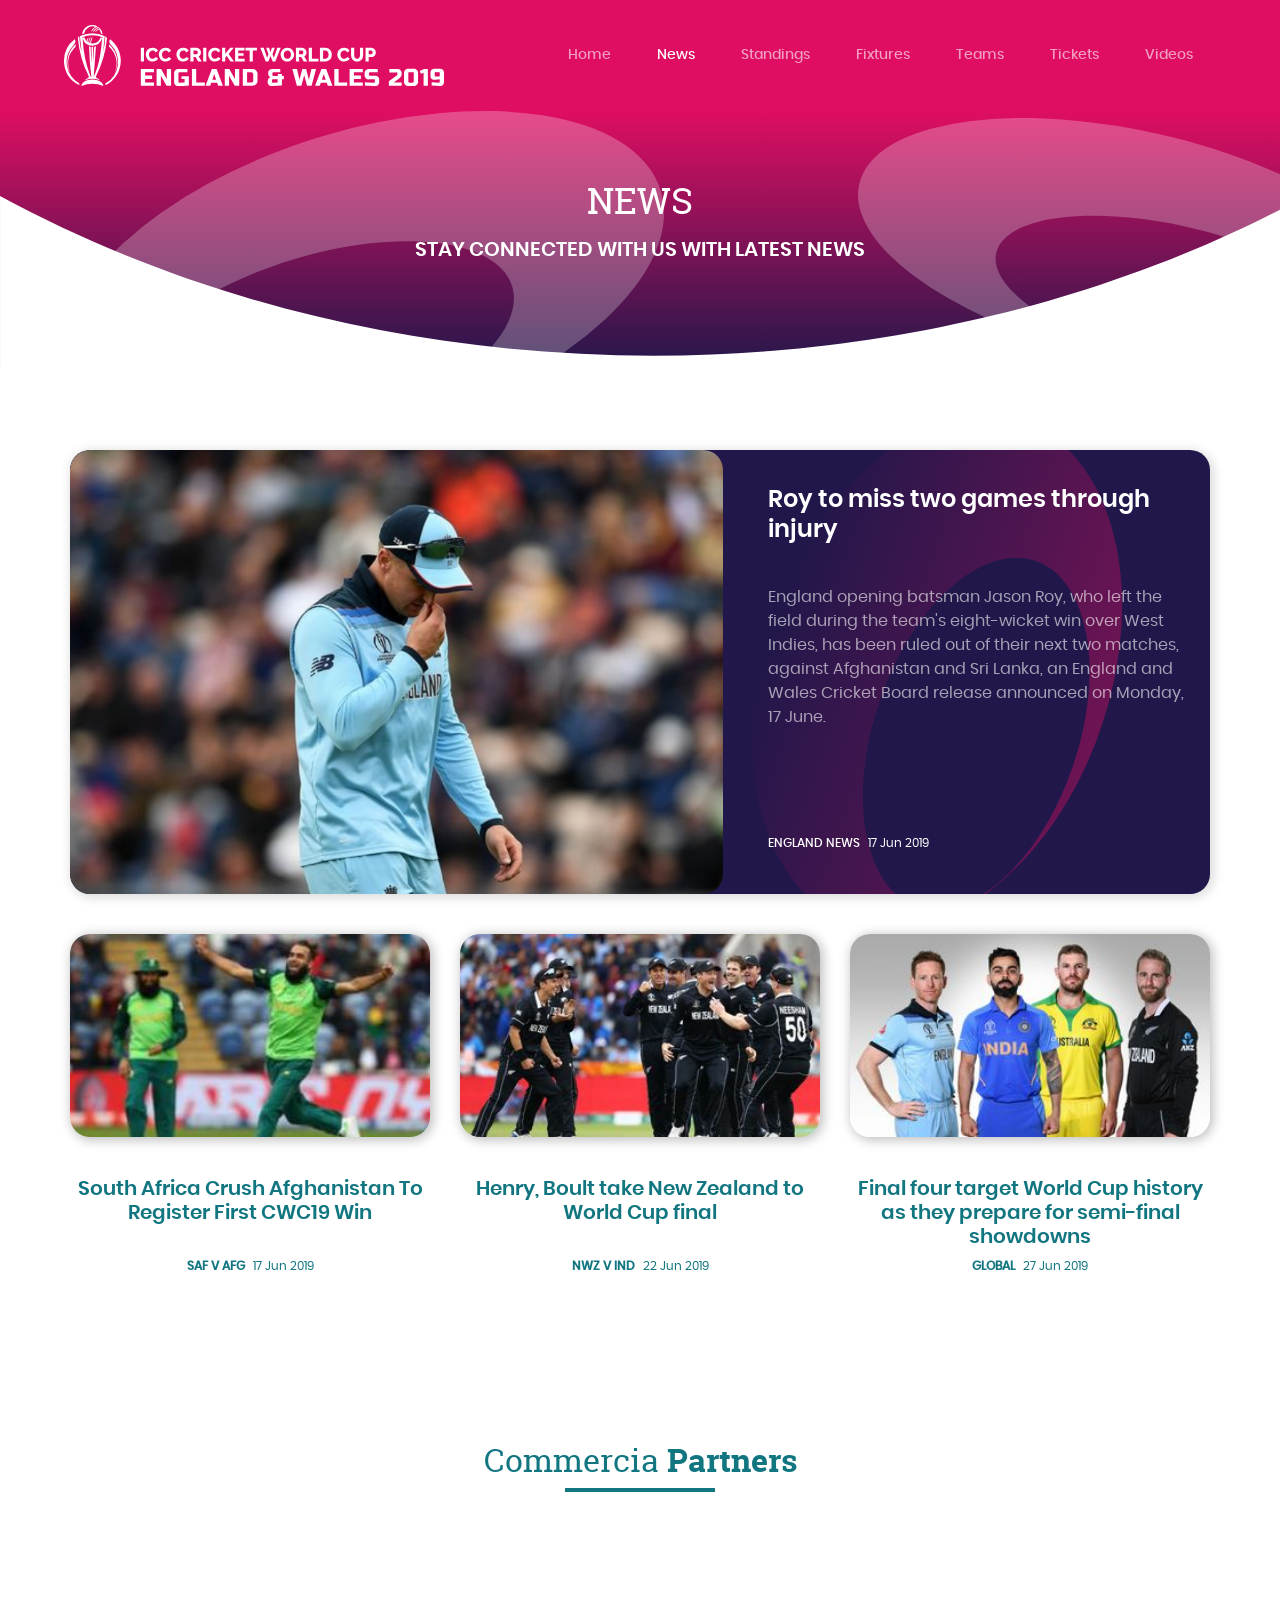
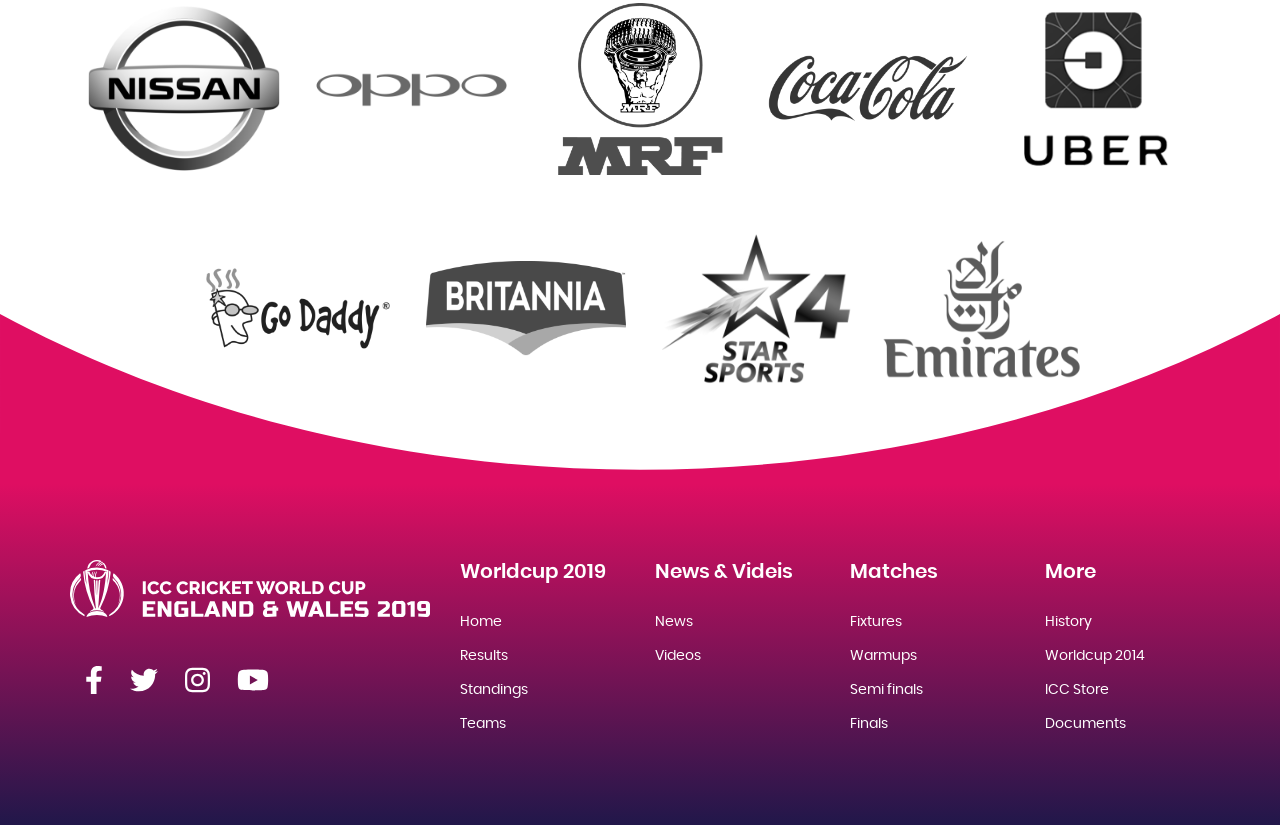
<file: news.html>
<!doctype html>
<html lang="en">
  <head>
    <meta charset="utf-8">
    <meta name="viewport" content="width=device-width, initial-scale=1, shrink-to-fit=no">

    <link rel="shortcut icon" type="image/png" href="images/favicon.png"/>
    <link rel="stylesheet" href="css/bootstrap.min.css"> 
    <link rel="stylesheet" href="css/all.min.css">
    <link rel="stylesheet" href="css/owl.carousel.min.css">
    <link rel="stylesheet" href="css/custom.css">
    <title>News</title>

  </head>
  <body class="inner-page">

    <header>
      <div class="container">
        <nav class="navbar navbar-expand-lg navbar-dark fixed-top nav-icc-wc">
          <a class="navbar-brand" href="index.html"><img src="images/logo.svg" class="main-logo img-fluid"></a>
          <button class="navbar-toggler" type="button" data-toggle="collapse" data-target="#navbarSupportedContent" aria-controls="navbarSupportedContent" aria-expanded="false" aria-label="Toggle navigation">
            <span class="navbar-toggler-icon"></span>
          </button>

          <div class="collapse navbar-collapse" id="navbarSupportedContent">
            <ul class="navbar-nav ml-auto">
              <li class="nav-item">
                <a class="nav-link" href="index.html">Home <span class="sr-only">(current)</span></a>
              </li>
              <li class="nav-item">
                <a class="nav-link active" href="news.html">News</a>
              </li>
              <li class="nav-item">
                <a class="nav-link" href="standings.html">Standings</a>
              </li>
              <li class="nav-item">
                <a class="nav-link" href="fixtures.html">Fixtures</a>
              </li>
              <li class="nav-item">
                <a class="nav-link" href="teams.html">Teams</a>
              </li>
              <li class="nav-item">
                <a class="nav-link" href="tickets.html">Tickets</a>
              </li>
              <li class="nav-item">
                <a class="nav-link" href="videos.html">Videos</a>
              </li>
            </ul>
          </div>
        </nav>
      </div>
    </header>

    <section class="inner-page-header">
      <div class="inp-bg-component1">
        <img id="componentinp1" src="images/inp-header-before.svg" class="img-fluid">
      </div>
      <div class="inp-bg-component2">
        <img id="componentinp2" src="images/inp-header-after.svg" class="img-fluid">
      </div>
      <div class="container">
        <div class="row">
          <div class="col-12">
            <div class="page-header">
              <h2>News</h2>
              <h5>Stay connected with us with latest news</h5>
            </div>
          </div>
        </div>
      </div>
      <div class="header-bottom-cut">
         <img id="componentinp2" src="images/white-cut.svg" class="img-fluid">
      </div>
    </section>

    <section class="icc-section main-news-page">
      <div class="container">
        <div class="row">
          <div class="col-12">

            <div class="large-news">
              <div class="ln-bg-component">
                <img id="lnbgcomponent" src="images/news-ln-after.svg" class="img-fluid">
              </div>
              <div class="row">
                <div class="col-md-12 col-lg-7">
                  <div class="large-news-image">
                    <img src="images/large-news.jpg" class="img-fluid">
                  </div>
                </div>
                <div class="col-md-12 col-lg-5">
                  <div class="large-news-content">
                    <h3>Roy to miss two games through injury</h3>
                    <p>England opening batsman Jason Roy, who left the field during the team's eight-wicket win over West Indies, has been ruled out of their next two matches, against Afghanistan and Sri Lanka, an England and Wales Cricket Board release announced on Monday, 17 June.</p>
                    <h6>England news<span>17 Jun 2019</span></h6>
                  </div>
                </div>
              </div>
            </div>

            <div class="news-long-grid">
              <div class="row">

                <div class="col-sm-4">
                  <div class="latest-news-item">
                    <div class="news-item-image">
                      <img src="images/news-item-image.jpg" class="img-fluid">
                    </div>
                    <h3>South Africa Crush Afghanistan To Register First CWC19 Win</h3>
                    <h6>saf v AFG<span>17 Jun 2019</span></h6>
                  </div>
                </div>

                <div class="col-sm-4">
                  <div class="latest-news-item">
                    <div class="news-item-image">
                      <img src="images/news-item-image1.jpg" class="img-fluid">
                    </div>
                    <h3>Henry, Boult take New Zealand to World Cup final</h3>
                    <h6>nwz v ind<span>22 Jun 2019</span></h6>
                  </div>
                </div>

                <div class="col-sm-4">
                  <div class="latest-news-item">
                    <div class="news-item-image">
                      <img src="images/news-item-image2.jpg" class="img-fluid">
                    </div>
                    <h3>Final four target World Cup history as they prepare for semi-final showdowns</h3>
                    <h6>global<span>27 Jun 2019</span></h6>
                  </div>
                </div>

              </div>
            </div>
            
          </div>
        </div>
      </div>
    </section>

    <section class="partners-section icc-section">
      <div class="container">
        <div class="row">
          <div class="col-12">
            
            <div class="secrion-header">
              <h2><span>Commercia</span>Partners</h2>
            </div>

            <div class="row">
              <div class="col-12">
                <div class="partners">

                  <div class="partners-items">
                    <img src="images/partners-logo/partner-1.png" class="img-fluid">
                  </div>

                  <div class="partners-items">
                    <img src="images/partners-logo/partner-2.png" class="img-fluid">
                  </div>

                  <div class="partners-items">
                    <img src="images/partners-logo/partner-3.png" class="img-fluid">
                  </div>

                  <div class="partners-items">
                    <img src="images/partners-logo/partner-4.png" class="img-fluid">
                  </div>

                  <div class="partners-items">
                    <img src="images/partners-logo/partner-5.png" class="img-fluid">
                  </div>

                  <div class="partners-items">
                    <img src="images/partners-logo/partner-6.png" class="img-fluid">
                  </div>

                  <div class="partners-items">
                    <img src="images/partners-logo/partner-7.png" class="img-fluid">
                  </div>

                  <div class="partners-items">
                    <img src="images/partners-logo/partner-8.png" class="img-fluid">
                  </div>

                  <div class="partners-items">
                    <img src="images/partners-logo/partner-9.png" class="img-fluid">
                  </div>

                </div>
              </div>
            </div>

            
            
          </div>
        </div>
      </div>
    </section>
    
    <footer class="footer-section icc-section">
      <div class="footer-top">
        <img src="images/footer-top.svg" class="img-fluid">
      </div>
      <div class="container">
        <div class="row">

          <div class="col-sm-4">
            <div class="">
              <img src="images/logo.svg" class="img-fluid">              
            </div>
            <ul class="list-inline social-links">
              <li class="list-inline-item">
                <a href="#"><img src="images/facebook-f.svg" class="img-fluid"></a>
              </li>
              <li class="list-inline-item">
                <a href="#"><img src="images/twitter.svg" class="img-fluid"></a>
              </li>
              <li class="list-inline-item">
                <a href="#"><img src="images/instagram.svg" class="img-fluid"></a>
              </li>
              <li class="list-inline-item">
                <a href="#"><img src="images/youtube.svg" class="img-fluid"></a>
              </li>
            </ul>
          </div>

          <div class="col-sm-2">
            <div class="footer-navigation">
              <h4>Worldcup 2019</h4>
              <ul>
                <li><a href="index.html">Home</a></li>
                <li><a href="fixtures.html">Results</a></li>
                <li><a href="standings.html">Standings</a></li>
                <li><a href="teams.html">Teams</a></li>
              </ul>
            </div>
          </div>

          <div class="col-sm-2">
            <div class="footer-navigation">
              <h4>News & Videis</h4>
              <ul>
                <li><a href="news.html">News</a></li>
                <li><a href="videos.html">Videos</a></li>
              </ul>
            </div>
          </div>

          <div class="col-sm-2">
            <div class="footer-navigation">
              <h4>Matches</h4>
              <ul>
                <li><a href="fixtures.html">Fixtures</a></li>
                <li><a href="fixtures.html">Warmups</a></li>
                <li><a href="fixtures.html">Semi finals</a></li>
                <li><a href="fixtures.html">Finals</a></li>
              </ul>
            </div>
          </div>

          <div class="col-sm-2">
            <div class="footer-navigation">
              <h4>More</h4>
              <ul>
                <li><a href="index.html">History</a></li>
                <li><a href="index.html">Worldcup 2014</a></li>
                <li><a href="index.html">ICC Store</a></li>
                <li><a href="index.html">Documents</a></li>
              </ul>
            </div>
          </div>

        </div>
      </div>
    </footer>

    <script src="js/jquery-3.2.1.slim.min.js"></script>
    <script src="js/owl.carousel.min.js"></script>
    <script src="js/bootstrap.min.js"></script>
    <script src="js/custom.js"></script>
  </body>
</html>
</file>
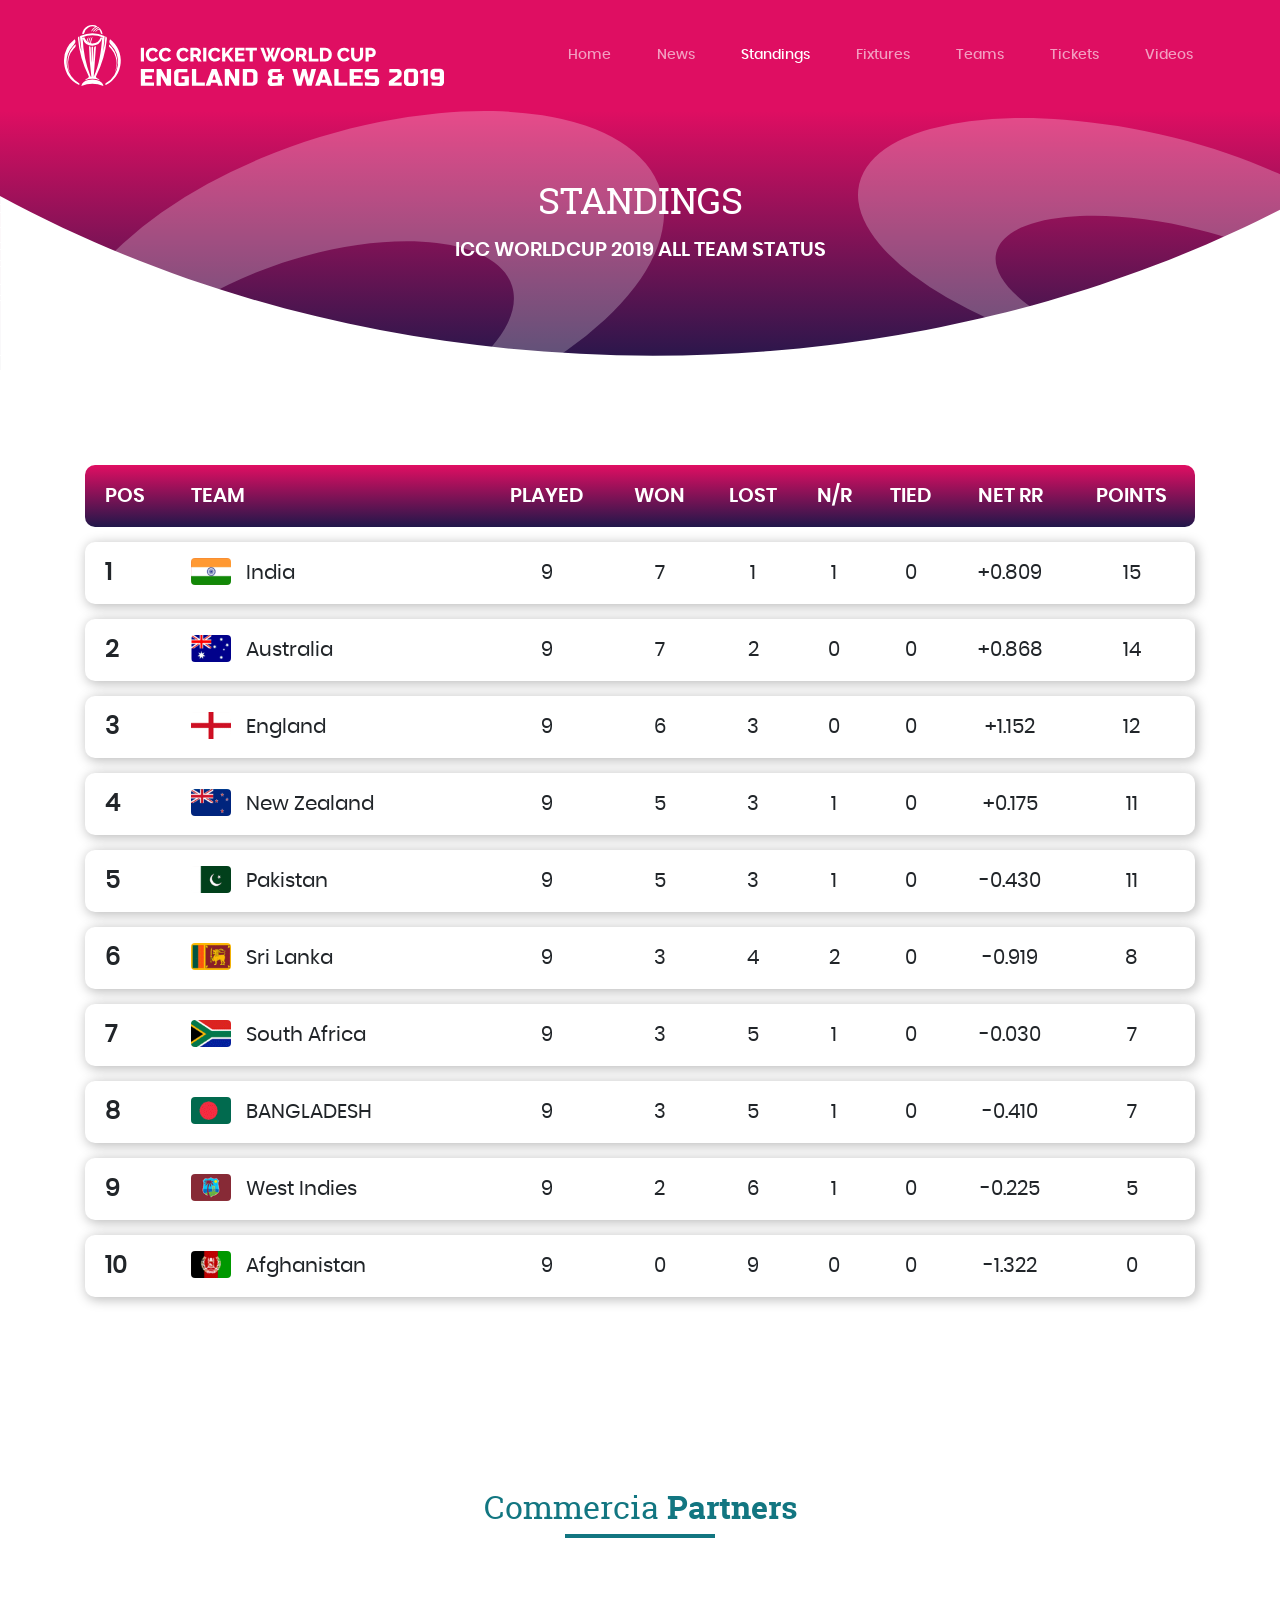
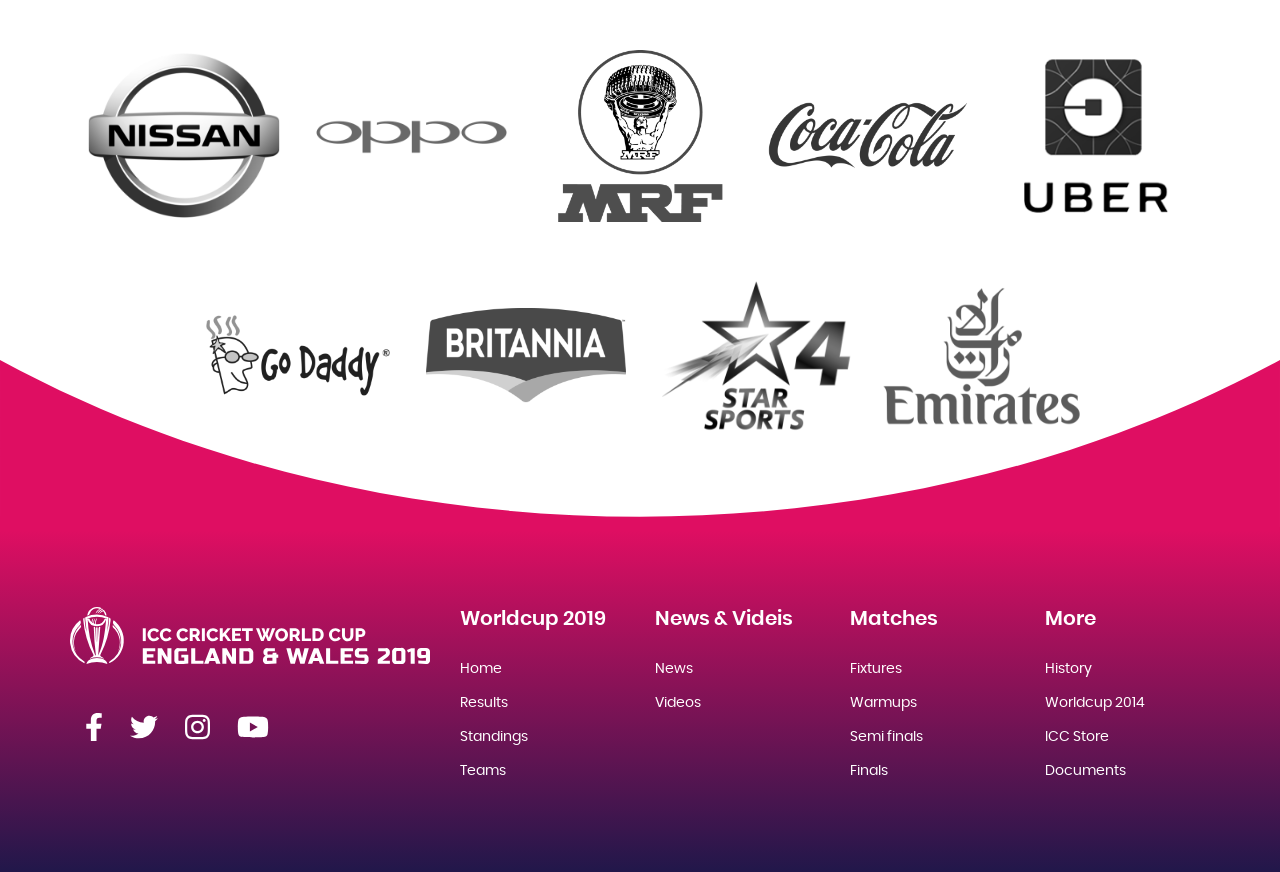
<file: standings.html>
<!doctype html>
<html lang="en">
  <head>
    <meta charset="utf-8">
    <meta name="viewport" content="width=device-width, initial-scale=1, shrink-to-fit=no">

    <link rel="shortcut icon" type="image/png" href="images/favicon.png"/>
    <link rel="stylesheet" href="css/bootstrap.min.css"> 
    <link rel="stylesheet" href="css/all.min.css">
    <link rel="stylesheet" href="css/owl.carousel.min.css">
    <link rel="stylesheet" href="css/custom.css">
    <title>Standings</title>

  </head>
  <body class="inner-page">

    <header>
      <div class="container">
        <nav class="navbar navbar-expand-lg navbar-dark fixed-top nav-icc-wc">
          <a class="navbar-brand" href="index.html"><img src="images/logo.svg" class="main-logo img-fluid"></a>
          <button class="navbar-toggler" type="button" data-toggle="collapse" data-target="#navbarSupportedContent" aria-controls="navbarSupportedContent" aria-expanded="false" aria-label="Toggle navigation">
            <span class="navbar-toggler-icon"></span>
          </button>

          <div class="collapse navbar-collapse" id="navbarSupportedContent">
            <ul class="navbar-nav ml-auto">
              <li class="nav-item">
                <a class="nav-link" href="index.html">Home <span class="sr-only">(current)</span></a>
              </li>
              <li class="nav-item">
                <a class="nav-link" href="news.html">News</a>
              </li>
              <li class="nav-item">
                <a class="nav-link active" href="standings.html">Standings</a>
              </li>
              <li class="nav-item">
                <a class="nav-link" href="fixtures.html">Fixtures</a>
              </li>
              <li class="nav-item">
                <a class="nav-link" href="teams.html">Teams</a>
              </li>
              <li class="nav-item">
                <a class="nav-link" href="tickets.html">Tickets</a>
              </li>
              <li class="nav-item">
                <a class="nav-link" href="videos.html">Videos</a>
              </li>
            </ul>
          </div>
        </nav>
      </div>
    </header>

    <section class="inner-page-header">
      <div class="inp-bg-component1">
        <img id="componentinp1" src="images/inp-header-before.svg" class="img-fluid">
      </div>
      <div class="inp-bg-component2">
        <img id="componentinp2" src="images/inp-header-after.svg" class="img-fluid">
      </div>
      <div class="container">
        <div class="row">
          <div class="col-12">
            <div class="page-header">
              <h2>Standings</h2>
              <h5>icc worldcup 2019 all team status</h5>
            </div>
          </div>
        </div>
      </div>
      <div class="header-bottom-cut">
         <img id="componentinp2" src="images/white-cut.svg" class="img-fluid">
      </div>
    </section>

    <section class="standings-section icc-section">
      <div class="container">
        <div class="row">
          <div class="col-12">
            <div class="table-responsive">
              <table class="table standings-table">
                <thead>
                  <tr>
                    <th class="standings-pos" scope="col">POS</th>
                    <th class="standings-team" scope="col">Team</th>
                    <th class="standings-played" scope="col">Played</th>
                    <th class="standings-won" scope="col">Won</th>
                    <th class="standings-lost" scope="col">Lost</th>
                    <th class="standings-n-r" scope="col">N/R</th>
                    <th class="standings-tied" scope="col">Tied</th>
                    <th class="standings-net-rr" scope="col">Net RR</th>
                    <th class="standings-points" scope="col">Points</th>
                  </tr>
                </thead>
                <tbody>
                  <tr>
                    <th class="standings-pos" scope="row">1</th>
                    <td class="standings-team"><img class="standings-table-flag" src="images/flags/india.svg" class="img-fluid">India</td>
                    <td class="standings-played">9</td>
                    <td class="standings-won">7</td>
                    <td class="standings-lost">1</td>
                    <td class="standings-n-r">1</td>
                    <td class="standings-tied">0</td>
                    <td class="standings-net-rr">+0.809</td>
                    <td class="standings-points">15</td>
                  </tr>

                  <tr>
                    <th class="standings-pos" scope="row">2</th>
                    <td class="standings-team"><img class="standings-table-flag" src="images/flags/australia.svg" class="img-fluid">Australia</td>
                    <td class="standings-played">9</td>
                    <td class="standings-won">7</td>
                    <td class="standings-lost">2</td>
                    <td class="standings-n-r">0</td>
                    <td class="standings-tied">0</td>
                    <td class="standings-net-rr">+0.868</td>
                    <td class="standings-points">14</td>
                  </tr>

                  <tr>
                    <th class="standings-pos" scope="row">3</th>
                    <td class="standings-team"><img class="standings-table-flag" src="images/flags/england.svg" class="img-fluid">England</td>
                    <td class="standings-played">9</td>
                    <td class="standings-won">6</td>
                    <td class="standings-lost">3</td>
                    <td class="standings-n-r">0</td>
                    <td class="standings-tied">0</td>
                    <td class="standings-net-rr">+1.152</td>
                    <td class="standings-points">12</td>
                  </tr>

                  <tr>
                    <th class="standings-pos" scope="row">4</th>
                    <td class="standings-team"><img class="standings-table-flag" src="images/flags/new_zealand.svg" class="img-fluid">New zealand</td>
                    <td class="standings-played">9</td>
                    <td class="standings-won">5</td>
                    <td class="standings-lost">3</td>
                    <td class="standings-n-r">1</td>
                    <td class="standings-tied">0</td>
                    <td class="standings-net-rr">+0.175</td>
                    <td class="standings-points">11</td>
                  </tr>

                  <tr>
                    <th class="standings-pos" scope="row">5</th>
                    <td class="standings-team"><img class="standings-table-flag" src="images/flags/pakistan.svg" class="img-fluid">Pakistan</td>
                    <td class="standings-played">9</td>
                    <td class="standings-won">5</td>
                    <td class="standings-lost">3</td>
                    <td class="standings-n-r">1</td>
                    <td class="standings-tied">0</td>
                    <td class="standings-net-rr">-0.430</td>
                    <td class="standings-points">11</td>
                  </tr>

                  <tr>
                    <th class="standings-pos" scope="row">6</th>
                    <td class="standings-team"><img class="standings-table-flag" src="images/flags/sri_lanka.svg" class="img-fluid">Sri lanka</td>
                    <td class="standings-played">9</td>
                    <td class="standings-won">3</td>
                    <td class="standings-lost">4</td>
                    <td class="standings-n-r">2</td>
                    <td class="standings-tied">0</td>
                    <td class="standings-net-rr">-0.919</td>
                    <td class="standings-points">8</td>
                  </tr>

                  <tr>
                    <th class="standings-pos" scope="row">7</th>
                    <td class="standings-team"><img class="standings-table-flag" src="images/flags/south_africa.svg" class="img-fluid">South africa</td>
                    <td class="standings-played">9</td>
                    <td class="standings-won">3</td>
                    <td class="standings-lost">5</td>
                    <td class="standings-n-r">1</td>
                    <td class="standings-tied">0</td>
                    <td class="standings-net-rr">-0.030</td>
                    <td class="standings-points">7</td>
                  </tr>

                  <tr>
                    <th class="standings-pos" scope="row">8</th>
                    <td class="standings-team"><img class="standings-table-flag" src="images/flags/bangladesh.svg" class="img-fluid">BANGLADESH</td>
                    <td class="standings-played">9</td>
                    <td class="standings-won">3</td>
                    <td class="standings-lost">5</td>
                    <td class="standings-n-r">1</td>
                    <td class="standings-tied">0</td>
                    <td class="standings-net-rr">-0.410</td>
                    <td class="standings-points">7</td>
                  </tr>

                  <tr>
                    <th class="standings-pos" scope="row">9</th>
                    <td class="standings-team"><img class="standings-table-flag" src="images/flags/west_indies.svg" class="img-fluid">West indies</td>
                    <td class="standings-played">9</td>
                    <td class="standings-won">2</td>
                    <td class="standings-lost">6</td>
                    <td class="standings-n-r">1</td>
                    <td class="standings-tied">0</td>
                    <td class="standings-net-rr">-0.225</td>
                    <td class="standings-points">5</td>
                  </tr>

                  <tr>
                    <th class="standings-pos" scope="row">10</th>
                    <td class="standings-team"><img class="standings-table-flag" src="images/flags/afghanistan.svg" class="img-fluid">Afghanistan</td>
                    <td class="standings-played">9</td>
                    <td class="standings-won">0</td>
                    <td class="standings-lost">9</td>
                    <td class="standings-n-r">0</td>
                    <td class="standings-tied">0</td>
                    <td class="standings-net-rr">-1.322</td>
                    <td class="standings-points">0</td>
                  </tr>

                </tbody>
              </table>
            </div>
          </div>
        </div>
      </div>
    </section>

    <section class="partners-section icc-section">
      <div class="container">
        <div class="row">
          <div class="col-12">
            
            <div class="secrion-header">
              <h2><span>Commercia</span>Partners</h2>
            </div>

            <div class="row">
              <div class="col-12">
                <div class="partners">

                  <div class="partners-items">
                    <img src="images/partners-logo/partner-1.png" class="img-fluid">
                  </div>

                  <div class="partners-items">
                    <img src="images/partners-logo/partner-2.png" class="img-fluid">
                  </div>

                  <div class="partners-items">
                    <img src="images/partners-logo/partner-3.png" class="img-fluid">
                  </div>

                  <div class="partners-items">
                    <img src="images/partners-logo/partner-4.png" class="img-fluid">
                  </div>

                  <div class="partners-items">
                    <img src="images/partners-logo/partner-5.png" class="img-fluid">
                  </div>

                  <div class="partners-items">
                    <img src="images/partners-logo/partner-6.png" class="img-fluid">
                  </div>

                  <div class="partners-items">
                    <img src="images/partners-logo/partner-7.png" class="img-fluid">
                  </div>

                  <div class="partners-items">
                    <img src="images/partners-logo/partner-8.png" class="img-fluid">
                  </div>

                  <div class="partners-items">
                    <img src="images/partners-logo/partner-9.png" class="img-fluid">
                  </div>

                </div>
              </div>
            </div>

            
            
          </div>
        </div>
      </div>
    </section>
    
    <footer class="footer-section icc-section">
      <div class="footer-top">
        <img src="images/footer-top.svg" class="img-fluid">
      </div>
      <div class="container">
        <div class="row">

          <div class="col-sm-4">
            <div class="">
              <img src="images/logo.svg" class="img-fluid">              
            </div>
            <ul class="list-inline social-links">
              <li class="list-inline-item">
                <a href="#"><img src="images/facebook-f.svg" class="img-fluid"></a>
              </li>
              <li class="list-inline-item">
                <a href="#"><img src="images/twitter.svg" class="img-fluid"></a>
              </li>
              <li class="list-inline-item">
                <a href="#"><img src="images/instagram.svg" class="img-fluid"></a>
              </li>
              <li class="list-inline-item">
                <a href="#"><img src="images/youtube.svg" class="img-fluid"></a>
              </li>
            </ul>
          </div>

          <div class="col-sm-2">
            <div class="footer-navigation">
              <h4>Worldcup 2019</h4>
              <ul>
                <li><a href="index.html">Home</a></li>
                <li><a href="fixtures.html">Results</a></li>
                <li><a href="standings.html">Standings</a></li>
                <li><a href="teams.html">Teams</a></li>
              </ul>
            </div>
          </div>

          <div class="col-sm-2">
            <div class="footer-navigation">
              <h4>News & Videis</h4>
              <ul>
                <li><a href="news.html">News</a></li>
                <li><a href="videos.html">Videos</a></li>
              </ul>
            </div>
          </div>

          <div class="col-sm-2">
            <div class="footer-navigation">
              <h4>Matches</h4>
              <ul>
                <li><a href="fixtures.html">Fixtures</a></li>
                <li><a href="fixtures.html">Warmups</a></li>
                <li><a href="fixtures.html">Semi finals</a></li>
                <li><a href="fixtures.html">Finals</a></li>
              </ul>
            </div>
          </div>

          <div class="col-sm-2">
            <div class="footer-navigation">
              <h4>More</h4>
              <ul>
                <li><a href="index.html">History</a></li>
                <li><a href="index.html">Worldcup 2014</a></li>
                <li><a href="index.html">ICC Store</a></li>
                <li><a href="index.html">Documents</a></li>
              </ul>
            </div>
          </div>

        </div>
      </div>
    </footer>

    <script src="js/jquery-3.2.1.slim.min.js"></script>
    <script src="js/owl.carousel.min.js"></script>
    <script src="js/bootstrap.min.js"></script>
    <script src="js/custom.js"></script>
  </body>
</html>
</file>
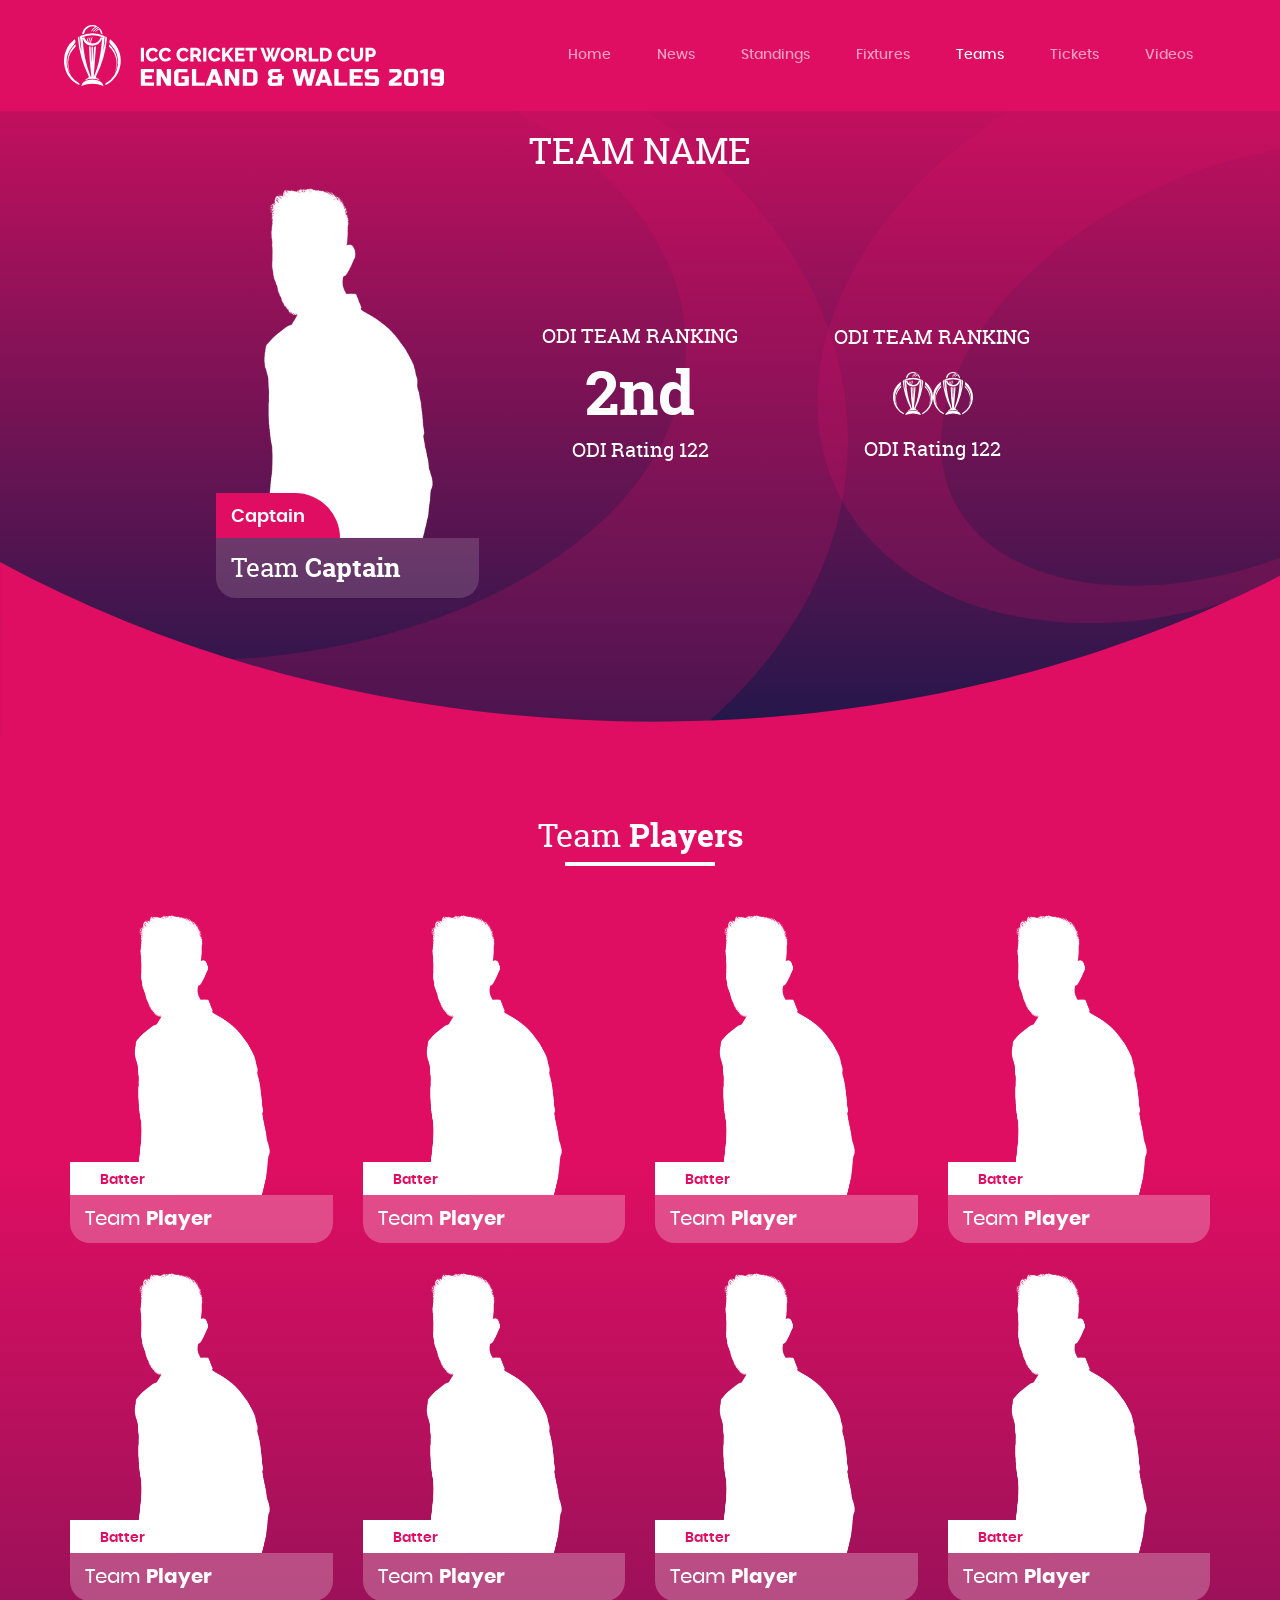
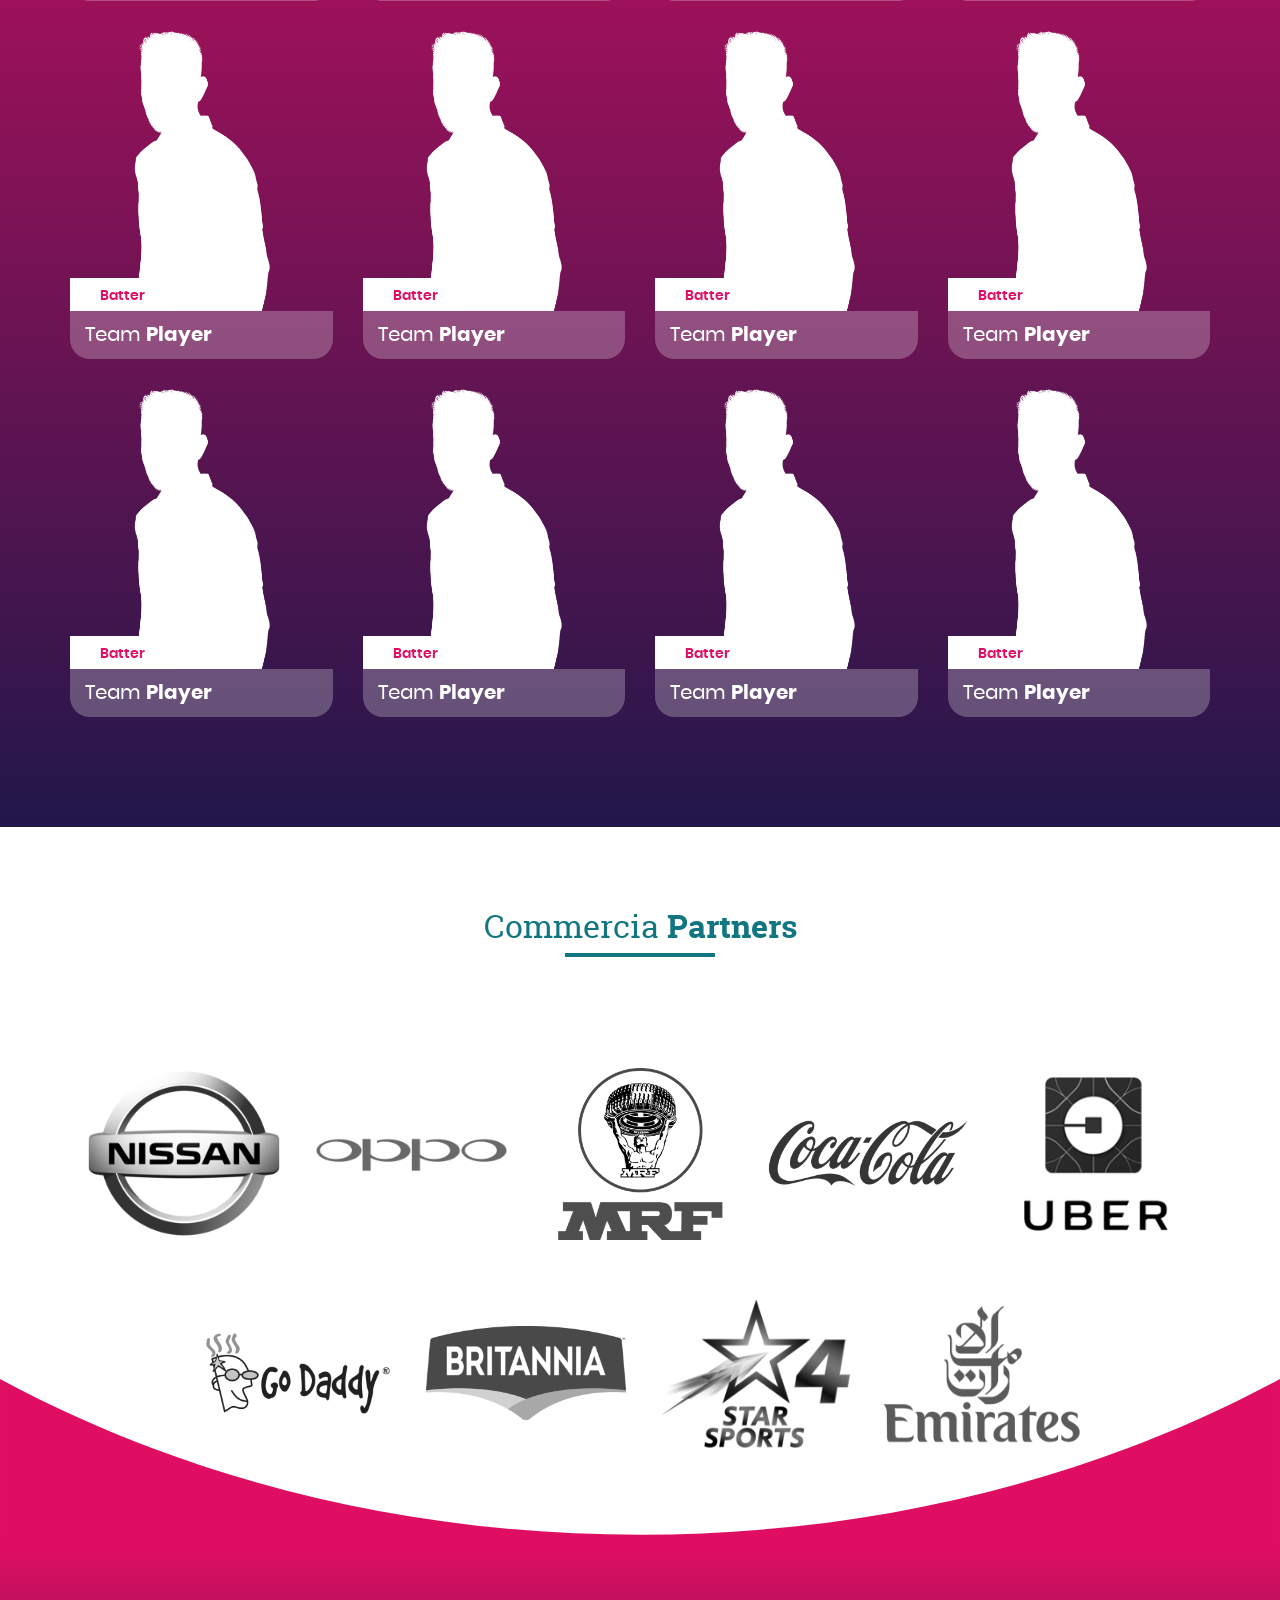
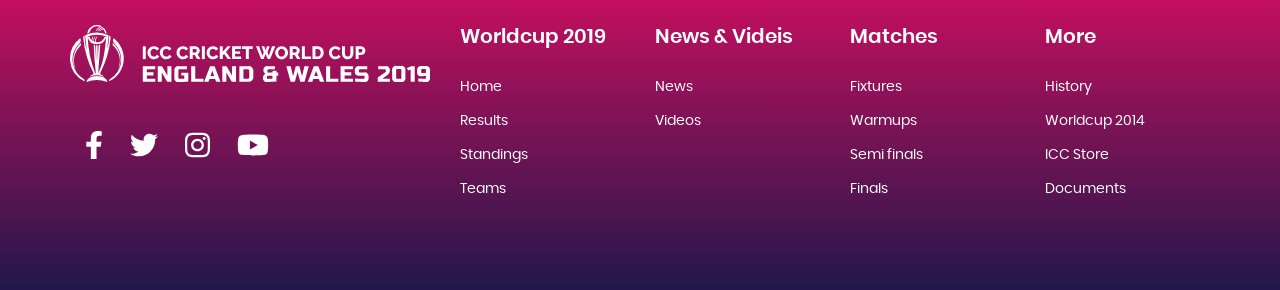
<file: team-detail.html>
<!doctype html>
<html lang="en">
  <head>
    <meta charset="utf-8">
    <meta name="viewport" content="width=device-width, initial-scale=1, shrink-to-fit=no">

    <link rel="shortcut icon" type="image/png" href="images/favicon.png"/>
    <link rel="stylesheet" href="css/bootstrap.min.css"> 
    <link rel="stylesheet" href="css/all.min.css">
    <link rel="stylesheet" href="css/owl.carousel.min.css">
    <link rel="stylesheet" href="css/custom.css">
    <title>Teams detail</title>

  </head>
  <body class="inner-page">

    <header>
      <div class="container">
        <nav class="navbar navbar-expand-lg navbar-dark fixed-top nav-icc-wc">
          <a class="navbar-brand" href="index.html"><img src="images/logo.svg" class="main-logo img-fluid"></a>
          <button class="navbar-toggler" type="button" data-toggle="collapse" data-target="#navbarSupportedContent" aria-controls="navbarSupportedContent" aria-expanded="false" aria-label="Toggle navigation">
            <span class="navbar-toggler-icon"></span>
          </button>

          <div class="collapse navbar-collapse" id="navbarSupportedContent">
            <ul class="navbar-nav ml-auto">
              <li class="nav-item">
                <a class="nav-link" href="index.html">Home <span class="sr-only">(current)</span></a>
              </li>
              <li class="nav-item">
                <a class="nav-link" href="news.html">News</a>
              </li>
              <li class="nav-item">
                <a class="nav-link" href="standings.html">Standings</a>
              </li>
              <li class="nav-item">
                <a class="nav-link" href="fixtures.html">Fixtures</a>
              </li>
              <li class="nav-item">
                <a class="nav-link active" href="teams.html">Teams</a>
              </li>
              <li class="nav-item">
                <a class="nav-link" href="tickets.html">Tickets</a>
              </li>
              <li class="nav-item">
                <a class="nav-link" href="videos.html">Videos</a>
              </li>
            </ul>
          </div>
        </nav>
      </div>
    </header>

    <section class="team-page-header">
      <div class="home-banner-wrapper">
        <div class="bg-component1">
          <img id="component1" src="images/home_banner_before.svg" class="img-fluid">
        </div>
        <div class="bg-component2">
          <img id="component2" src="images/home_banner_after.svg" class="img-fluid">
        </div>
        <div class="container">

        <div class="row">
          <div class="col-12">
            <div class="team-detail-header text-center">
              <!-- <img src="images/flags/india.png" class="img-fluid"> -->
              <h2>Team name</h2>
            </div>
          </div>
        </div>

        <div class="row justify-content-center align-items-center">

          <div class="col-md-3">
            <div class="team-captan-sec">
              <div class="team-captan">
                 <div class="team-captan-img">
                  <img src="images/player.png" class="img-fluid">
                  <div class="captan-tag">
                    <h5>Captain</h5>
                  </div>
                 </div>
                 <div class="team-captan-name">
                  <h4>Team <span>Captain</span></h4>
                 </div>
              </div>
            </div>
          </div>

          <div class="col-md-3">
            <div class="team-achivements">
              <h4>ODI Team Ranking</h4>
              <h2>2nd</h2>
              <h6>ODI Rating 122</h6>
            </div>
          </div>

          <div class="col-md-3">
            <div class="team-achivements">
              <h4>ODI Team Ranking</h4>
              <div class="team-a-cups">
                <img src="images/cup.svg" class="img-fluid">
                <img src="images/cup.svg" class="img-fluid">
              </div>
              <h6>ODI Rating 122</h6>
            </div>
          </div>

        </div>

      </div>
      </div>
      <div class="header-bottom-cut">
         <img src="images/pink-cut.svg" class="img-fluid">
      </div>
    </section>

    <section class="team-players-section icc-section">
      <div class="container">
        <div class="row">

          <div class="col-12">
            <div class="secrion-header">
              <h2><span>Team</span>Players</h2>
            </div>
          </div>
          
          <div class="col-md-6 col-lg-4 col-xl-3">
            <div class="team-player">
               <div class="team-player-img">
                <img src="images/player.png" class="img-fluid">
                <div class="player-tag">
                  <h5>Batter</h5>
                </div>
               </div>
               <div class="team-player-name">
                <h4>Team <span>Player</span></h4>
               </div>
            </div>
          </div>

          <div class="col-md-6 col-lg-4 col-xl-3">
            <div class="team-player">
               <div class="team-player-img">
                <img src="images/player.png" class="img-fluid">
                <div class="player-tag">
                  <h5>Batter</h5>
                </div>
               </div>
               <div class="team-player-name">
                <h4>Team <span>Player</span></h4>
               </div>
            </div>
          </div>

          <div class="col-md-6 col-lg-4 col-xl-3">
            <div class="team-player">
               <div class="team-player-img">
                <img src="images/player.png" class="img-fluid">
                <div class="player-tag">
                  <h5>Batter</h5>
                </div>
               </div>
               <div class="team-player-name">
                <h4>Team <span>Player</span></h4>
               </div>
            </div>
          </div>

          <div class="col-md-6 col-lg-4 col-xl-3">
            <div class="team-player">
               <div class="team-player-img">
                <img src="images/player.png" class="img-fluid">
                <div class="player-tag">
                  <h5>Batter</h5>
                </div>
               </div>
               <div class="team-player-name">
                <h4>Team <span>Player</span></h4>
               </div>
            </div>
          </div>

          <div class="col-md-6 col-lg-4 col-xl-3">
            <div class="team-player">
               <div class="team-player-img">
                <img src="images/player.png" class="img-fluid">
                <div class="player-tag">
                  <h5>Batter</h5>
                </div>
               </div>
               <div class="team-player-name">
                <h4>Team <span>Player</span></h4>
               </div>
            </div>
          </div>

          <div class="col-md-6 col-lg-4 col-xl-3">
            <div class="team-player">
               <div class="team-player-img">
                <img src="images/player.png" class="img-fluid">
                <div class="player-tag">
                  <h5>Batter</h5>
                </div>
               </div>
               <div class="team-player-name">
                <h4>Team <span>Player</span></h4>
               </div>
            </div>
          </div>

          <div class="col-md-6 col-lg-4 col-xl-3">
            <div class="team-player">
               <div class="team-player-img">
                <img src="images/player.png" class="img-fluid">
                <div class="player-tag">
                  <h5>Batter</h5>
                </div>
               </div>
               <div class="team-player-name">
                <h4>Team <span>Player</span></h4>
               </div>
            </div>
          </div>

          <div class="col-md-6 col-lg-4 col-xl-3">
            <div class="team-player">
               <div class="team-player-img">
                <img src="images/player.png" class="img-fluid">
                <div class="player-tag">
                  <h5>Batter</h5>
                </div>
               </div>
               <div class="team-player-name">
                <h4>Team <span>Player</span></h4>
               </div>
            </div>
          </div>

          <div class="col-md-6 col-lg-4 col-xl-3">
            <div class="team-player">
               <div class="team-player-img">
                <img src="images/player.png" class="img-fluid">
                <div class="player-tag">
                  <h5>Batter</h5>
                </div>
               </div>
               <div class="team-player-name">
                <h4>Team <span>Player</span></h4>
               </div>
            </div>
          </div>

          <div class="col-md-6 col-lg-4 col-xl-3">
            <div class="team-player">
               <div class="team-player-img">
                <img src="images/player.png" class="img-fluid">
                <div class="player-tag">
                  <h5>Batter</h5>
                </div>
               </div>
               <div class="team-player-name">
                <h4>Team <span>Player</span></h4>
               </div>
            </div>
          </div>

          <div class="col-md-6 col-lg-4 col-xl-3">
            <div class="team-player">
               <div class="team-player-img">
                <img src="images/player.png" class="img-fluid">
                <div class="player-tag">
                  <h5>Batter</h5>
                </div>
               </div>
               <div class="team-player-name">
                <h4>Team <span>Player</span></h4>
               </div>
            </div>
          </div>

          <div class="col-md-6 col-lg-4 col-xl-3">
            <div class="team-player">
               <div class="team-player-img">
                <img src="images/player.png" class="img-fluid">
                <div class="player-tag">
                  <h5>Batter</h5>
                </div>
               </div>
               <div class="team-player-name">
                <h4>Team <span>Player</span></h4>
               </div>
            </div>
          </div>

          <div class="col-md-6 col-lg-4 col-xl-3">
            <div class="team-player">
               <div class="team-player-img">
                <img src="images/player.png" class="img-fluid">
                <div class="player-tag">
                  <h5>Batter</h5>
                </div>
               </div>
               <div class="team-player-name">
                <h4>Team <span>Player</span></h4>
               </div>
            </div>
          </div>

          <div class="col-md-6 col-lg-4 col-xl-3">
            <div class="team-player">
               <div class="team-player-img">
                <img src="images/player.png" class="img-fluid">
                <div class="player-tag">
                  <h5>Batter</h5>
                </div>
               </div>
               <div class="team-player-name">
                <h4>Team <span>Player</span></h4>
               </div>
            </div>
          </div>

          <div class="col-md-6 col-lg-4 col-xl-3">
            <div class="team-player">
               <div class="team-player-img">
                <img src="images/player.png" class="img-fluid">
                <div class="player-tag">
                  <h5>Batter</h5>
                </div>
               </div>
               <div class="team-player-name">
                <h4>Team <span>Player</span></h4>
               </div>
            </div>
          </div>

          <div class="col-md-6 col-lg-4 col-xl-3">
            <div class="team-player">
               <div class="team-player-img">
                <img src="images/player.png" class="img-fluid">
                <div class="player-tag">
                  <h5>Batter</h5>
                </div>
               </div>
               <div class="team-player-name">
                <h4>Team <span>Player</span></h4>
               </div>
            </div>
          </div>
          

        </div>
      </div>
    </section>

    <section class="partners-section icc-section">
      <div class="container">
        <div class="row">
          <div class="col-12">
            
            <div class="secrion-header">
              <h2><span>Commercia</span>Partners</h2>
            </div>

            <div class="row">
              <div class="col-12">
                <div class="partners">

                  <div class="partners-items">
                    <img src="images/partners-logo/partner-1.png" class="img-fluid">
                  </div>

                  <div class="partners-items">
                    <img src="images/partners-logo/partner-2.png" class="img-fluid">
                  </div>

                  <div class="partners-items">
                    <img src="images/partners-logo/partner-3.png" class="img-fluid">
                  </div>

                  <div class="partners-items">
                    <img src="images/partners-logo/partner-4.png" class="img-fluid">
                  </div>

                  <div class="partners-items">
                    <img src="images/partners-logo/partner-5.png" class="img-fluid">
                  </div>

                  <div class="partners-items">
                    <img src="images/partners-logo/partner-6.png" class="img-fluid">
                  </div>

                  <div class="partners-items">
                    <img src="images/partners-logo/partner-7.png" class="img-fluid">
                  </div>

                  <div class="partners-items">
                    <img src="images/partners-logo/partner-8.png" class="img-fluid">
                  </div>

                  <div class="partners-items">
                    <img src="images/partners-logo/partner-9.png" class="img-fluid">
                  </div>

                </div>
              </div>
            </div>

            
            
          </div>
        </div>
      </div>
    </section>
    
    <footer class="footer-section icc-section">
      <div class="footer-top">
        <img src="images/footer-top.svg" class="img-fluid">
      </div>
      <div class="container">
        <div class="row">

          <div class="col-sm-4">
            <div class="">
              <img src="images/logo.svg" class="img-fluid">              
            </div>
            <ul class="list-inline social-links">
              <li class="list-inline-item">
                <a href="#"><img src="images/facebook-f.svg" class="img-fluid"></a>
              </li>
              <li class="list-inline-item">
                <a href="#"><img src="images/twitter.svg" class="img-fluid"></a>
              </li>
              <li class="list-inline-item">
                <a href="#"><img src="images/instagram.svg" class="img-fluid"></a>
              </li>
              <li class="list-inline-item">
                <a href="#"><img src="images/youtube.svg" class="img-fluid"></a>
              </li>
            </ul>
          </div>

          <div class="col-sm-2">
            <div class="footer-navigation">
              <h4>Worldcup 2019</h4>
              <ul>
                <li><a href="index.html">Home</a></li>
                <li><a href="fixtures.html">Results</a></li>
                <li><a href="standings.html">Standings</a></li>
                <li><a href="teams.html">Teams</a></li>
              </ul>
            </div>
          </div>

          <div class="col-sm-2">
            <div class="footer-navigation">
              <h4>News & Videis</h4>
              <ul>
                <li><a href="news.html">News</a></li>
                <li><a href="videos.html">Videos</a></li>
              </ul>
            </div>
          </div>

          <div class="col-sm-2">
            <div class="footer-navigation">
              <h4>Matches</h4>
              <ul>
                <li><a href="fixtures.html">Fixtures</a></li>
                <li><a href="fixtures.html">Warmups</a></li>
                <li><a href="fixtures.html">Semi finals</a></li>
                <li><a href="fixtures.html">Finals</a></li>
              </ul>
            </div>
          </div>

          <div class="col-sm-2">
            <div class="footer-navigation">
              <h4>More</h4>
              <ul>
                <li><a href="index.html">History</a></li>
                <li><a href="index.html">Worldcup 2014</a></li>
                <li><a href="index.html">ICC Store</a></li>
                <li><a href="index.html">Documents</a></li>
              </ul>
            </div>
          </div>

        </div>
      </div>
    </footer>

    <script src="js/jquery-3.2.1.slim.min.js"></script>
    <script src="js/owl.carousel.min.js"></script>
    <script src="js/bootstrap.min.js"></script>
    <script src="js/custom.js"></script>
  </body>
</html>
</file>
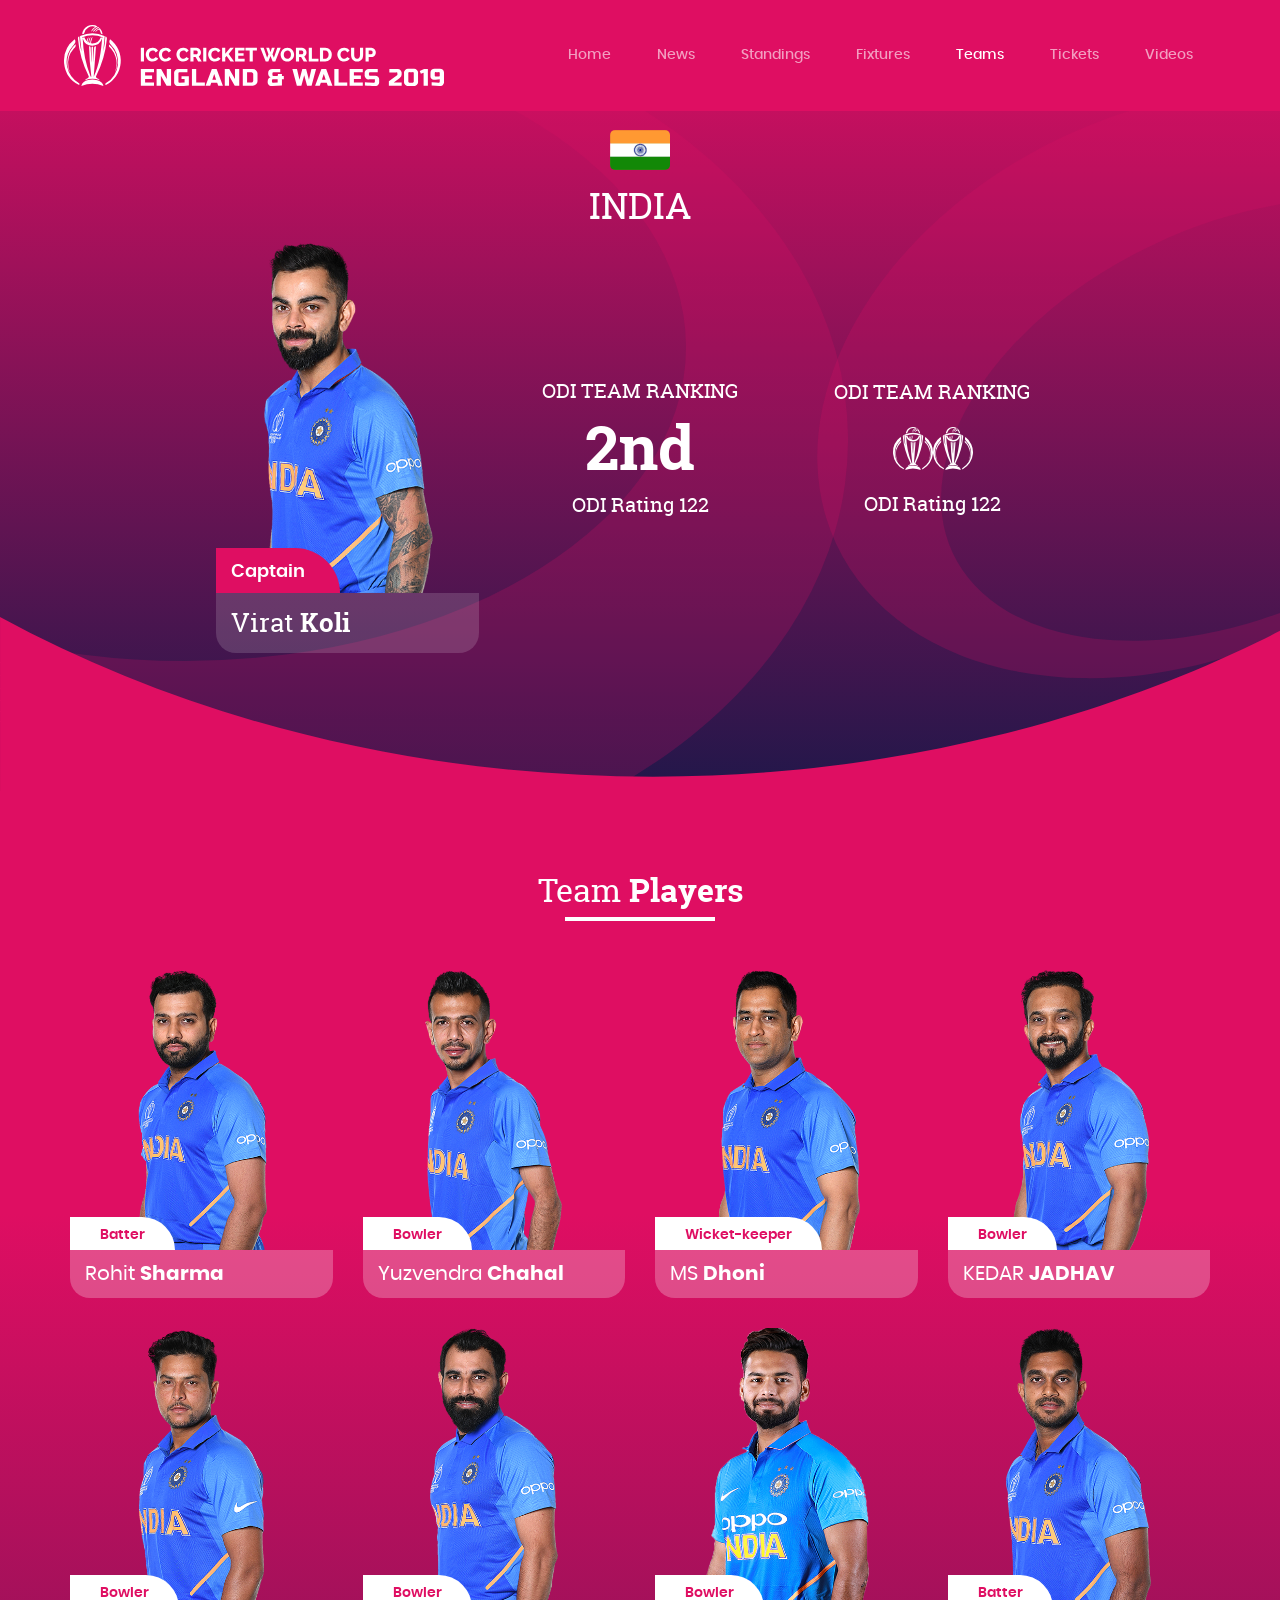
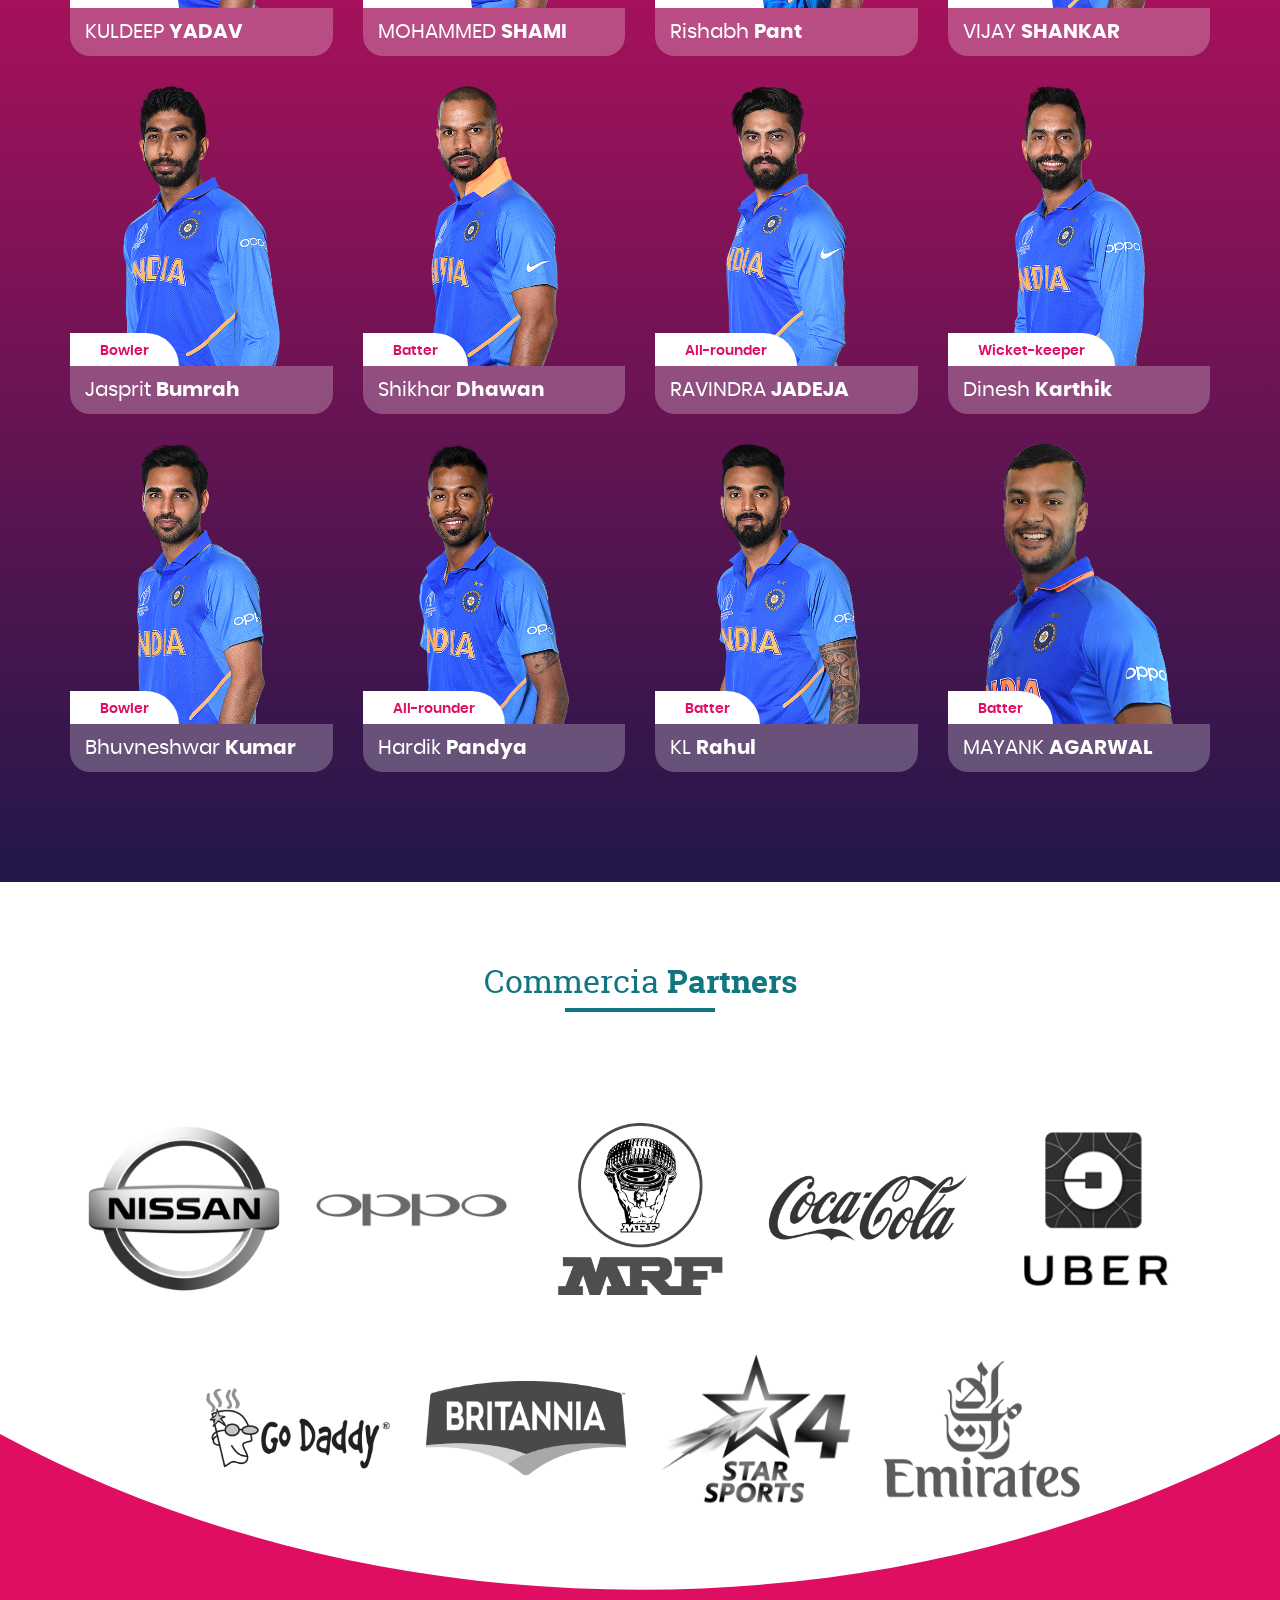
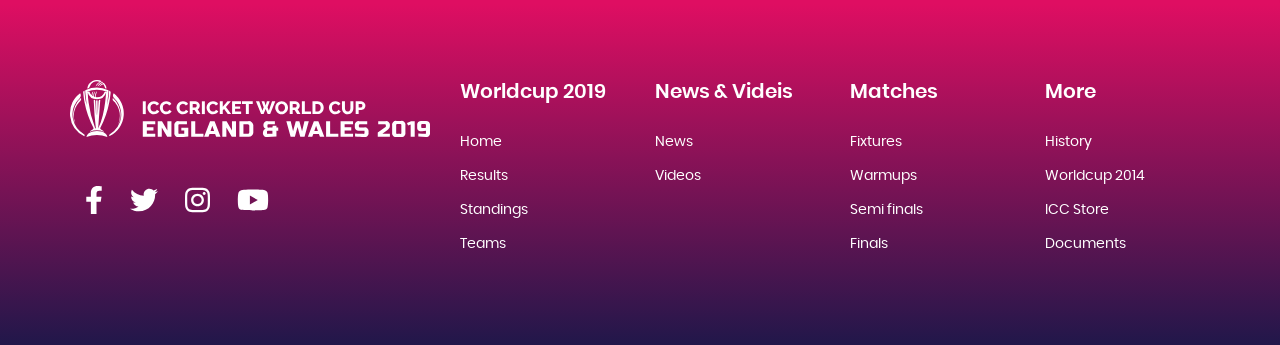
<file: team-india.html>
<!doctype html>
<html lang="en">
  <head>
    <meta charset="utf-8">
    <meta name="viewport" content="width=device-width, initial-scale=1, shrink-to-fit=no">

    <link rel="shortcut icon" type="image/png" href="images/favicon.png"/>
    <link rel="stylesheet" href="css/bootstrap.min.css"> 
    <link rel="stylesheet" href="css/all.min.css">
    <link rel="stylesheet" href="css/owl.carousel.min.css">
    <link rel="stylesheet" href="css/custom.css">
    <title>Teams detail</title>

  </head>
  <body class="inner-page">

    <header>
      <div class="container">
        <nav class="navbar navbar-expand-lg navbar-dark fixed-top nav-icc-wc">
          <a class="navbar-brand" href="index.html"><img src="images/logo.svg" class="main-logo img-fluid"></a>
          <button class="navbar-toggler" type="button" data-toggle="collapse" data-target="#navbarSupportedContent" aria-controls="navbarSupportedContent" aria-expanded="false" aria-label="Toggle navigation">
            <span class="navbar-toggler-icon"></span>
          </button>

          <div class="collapse navbar-collapse" id="navbarSupportedContent">
            <ul class="navbar-nav ml-auto">
              <li class="nav-item">
                <a class="nav-link" href="index.html">Home <span class="sr-only">(current)</span></a>
              </li>
              <li class="nav-item">
                <a class="nav-link" href="news.html">News</a>
              </li>
              <li class="nav-item">
                <a class="nav-link" href="standings.html">Standings</a>
              </li>
              <li class="nav-item">
                <a class="nav-link" href="fixtures.html">Fixtures</a>
              </li>
              <li class="nav-item">
                <a class="nav-link active" href="teams.html">Teams</a>
              </li>
              <li class="nav-item">
                <a class="nav-link" href="tickets.html">Tickets</a>
              </li>
              <li class="nav-item">
                <a class="nav-link" href="videos.html">Videos</a>
              </li>
            </ul>
          </div>
        </nav>
      </div>
    </header>

    <section class="team-page-header">
      <div class="home-banner-wrapper">
        <div class="bg-component1">
          <img id="component1" src="images/home_banner_before.svg" class="img-fluid">
        </div>
        <div class="bg-component2">
          <img id="component2" src="images/home_banner_after.svg" class="img-fluid">
        </div>
        <div class="container">

        <div class="row">
          <div class="col-12">
            <div class="team-detail-header text-center">
              <img src="images/flags/india.png" class="img-fluid">
              <h2>India</h2>
            </div>
          </div>
        </div>

        <div class="row justify-content-center align-items-center">

          <div class="col-md-3">
            <div class="team-captan-sec">
              <div class="team-captan">
                 <div class="team-captan-img">
                  <img src="images/team-india/t1p1.png" class="img-fluid">
                  <div class="captan-tag">
                    <h5>Captain</h5>
                  </div>
                 </div>
                 <div class="team-captan-name">
                  <h4>Virat <span>Koli</span></h4>
                 </div>
              </div>
            </div>
          </div>

          <div class="col-md-3">
            <div class="team-achivements">
              <h4>ODI Team Ranking</h4>
              <h2>2nd</h2>
              <h6>ODI Rating 122</h6>
            </div>
          </div>

          <div class="col-md-3">
            <div class="team-achivements">
              <h4>ODI Team Ranking</h4>
              <div class="team-a-cups">
                <img src="images/cup.svg" class="img-fluid">
                <img src="images/cup.svg" class="img-fluid">
              </div>
              <h6>ODI Rating 122</h6>
            </div>
          </div>

        </div>

      </div>
      </div>
      <div class="header-bottom-cut">
         <img src="images/pink-cut.svg" class="img-fluid">
      </div>
    </section>

    <section class="team-players-section icc-section">
      <div class="container">
        <div class="row">

          <div class="col-12">
            <div class="secrion-header">
              <h2><span>Team</span>Players</h2>
            </div>
          </div>
          
          <div class="col-md-6 col-lg-4 col-xl-3">
            <div class="team-player">
               <div class="team-player-img">
                <img src="images/team-india/t1p2.png" class="img-fluid">
                <div class="player-tag">
                  <h5>Batter</h5>
                </div>
               </div>
               <div class="team-player-name">
                <h4>Rohit <span>Sharma</span></h4>
               </div>
            </div>
          </div>

          <div class="col-md-6 col-lg-4 col-xl-3">
            <div class="team-player">
               <div class="team-player-img">
                <img src="images/team-india/t1p3.png" class="img-fluid">
                <div class="player-tag">
                  <h5>Bowler</h5>
                </div>
               </div>
               <div class="team-player-name">
                <h4>Yuzvendra <span>Chahal</span></h4>
               </div>
            </div>
          </div>

          <div class="col-md-6 col-lg-4 col-xl-3">
            <div class="team-player">
               <div class="team-player-img">
                <img src="images/team-india/t1p4.png" class="img-fluid">
                <div class="player-tag">
                  <h5>Wicket-keeper</h5>
                </div>
               </div>
               <div class="team-player-name">
                <h4>MS <span>Dhoni</span></h4>
               </div>
            </div>
          </div>

          

          <div class="col-md-6 col-lg-4 col-xl-3">
            <div class="team-player">
               <div class="team-player-img">
                <img src="images/team-india/t1p5.png" class="img-fluid">
                <div class="player-tag">
                  <h5>Bowler</h5>
                </div>
               </div>
               <div class="team-player-name">
                <h4>KEDAR <span>JADHAV</span></h4>
               </div>
            </div>
          </div>

          <div class="col-md-6 col-lg-4 col-xl-3">
            <div class="team-player">
               <div class="team-player-img">
                <img src="images/team-india/t1p6.png" class="img-fluid">
                <div class="player-tag">
                  <h5>Bowler</h5>
                </div>
               </div>
               <div class="team-player-name">
                <h4>KULDEEP <span>YADAV</span></h4>
               </div>
            </div>
          </div>

          <div class="col-md-6 col-lg-4 col-xl-3">
            <div class="team-player">
               <div class="team-player-img">
                <img src="images/team-india/t1p7.png" class="img-fluid">
                <div class="player-tag">
                  <h5>Bowler</h5>
                </div>
               </div>
               <div class="team-player-name">
                <h4>MOHAMMED <span>SHAMI</span></h4>
               </div>
            </div>
          </div>

          <div class="col-md-6 col-lg-4 col-xl-3">
            <div class="team-player">
               <div class="team-player-img">
                <img src="images/team-india/t1p8.png" class="img-fluid">
                <div class="player-tag">
                  <h5>Bowler</h5>
                </div>
               </div>
               <div class="team-player-name">
                <h4>Rishabh <span>Pant</span></h4>
               </div>
            </div>
          </div>

          <div class="col-md-6 col-lg-4 col-xl-3">
            <div class="team-player">
               <div class="team-player-img">
                <img src="images/team-india/t1p9.png" class="img-fluid">
                <div class="player-tag">
                  <h5>Batter</h5>
                </div>
               </div>
               <div class="team-player-name">
                <h4>VIJAY <span>SHANKAR</span></h4>
               </div>
            </div>
          </div>

          <div class="col-md-6 col-lg-4 col-xl-3">
            <div class="team-player">
               <div class="team-player-img">
                <img src="images/team-india/t1p10.png" class="img-fluid">
                <div class="player-tag">
                  <h5>Bowler</h5>
                </div>
               </div>
               <div class="team-player-name">
                <h4>Jasprit <span>Bumrah</span></h4>
               </div>
            </div>
          </div>

          <div class="col-md-6 col-lg-4 col-xl-3">
            <div class="team-player">
               <div class="team-player-img">
                <img src="images/team-india/t1p11.png" class="img-fluid">
                <div class="player-tag">
                  <h5>Batter</h5>
                </div>
               </div>
               <div class="team-player-name">
                <h4>Shikhar <span>Dhawan</span></h4>
               </div>
            </div>
          </div>

          <div class="col-md-6 col-lg-4 col-xl-3">
            <div class="team-player">
               <div class="team-player-img">
                <img src="images/team-india/t1p12.png" class="img-fluid">
                <div class="player-tag">
                  <h5>All-rounder</h5>
                </div>
               </div>
               <div class="team-player-name">
                <h4>RAVINDRA <span>JADEJA</span></h4>
               </div>
            </div>
          </div>

          <div class="col-md-6 col-lg-4 col-xl-3">
            <div class="team-player">
               <div class="team-player-img">
                <img src="images/team-india/t1p13.png" class="img-fluid">
                <div class="player-tag">
                  <h5>Wicket-keeper</h5>
                </div>
               </div>
               <div class="team-player-name">
                <h4>Dinesh <span>Karthik</span></h4>
               </div>
            </div>
          </div>

          <div class="col-md-6 col-lg-4 col-xl-3">
            <div class="team-player">
               <div class="team-player-img">
                <img src="images/team-india/t1p14.png" class="img-fluid">
                <div class="player-tag">
                  <h5>Bowler</h5>
                </div>
               </div>
               <div class="team-player-name">
                <h4>Bhuvneshwar <span>Kumar</span></h4>
               </div>
            </div>
          </div>

          <div class="col-md-6 col-lg-4 col-xl-3">
            <div class="team-player">
               <div class="team-player-img">
                <img src="images/team-india/t1p15.png" class="img-fluid">
                <div class="player-tag">
                  <h5>All-rounder</h5>
                </div>
               </div>
               <div class="team-player-name">
                <h4>Hardik <span>Pandya</span></h4>
               </div>
            </div>
          </div>

          <div class="col-md-6 col-lg-4 col-xl-3">
            <div class="team-player">
               <div class="team-player-img">
                <img src="images/team-india/t1p16.png" class="img-fluid">
                <div class="player-tag">
                  <h5>Batter</h5>
                </div>
               </div>
               <div class="team-player-name">
                <h4>KL <span>Rahul</span></h4>
               </div>
            </div>
          </div>

          <div class="col-md-6 col-lg-4 col-xl-3">
            <div class="team-player">
               <div class="team-player-img">
                <img src="images/team-india/t1p17.png" class="img-fluid">
                <div class="player-tag">
                  <h5>Batter</h5>
                </div>
               </div>
               <div class="team-player-name">
                <h4>MAYANK <span>AGARWAL</span></h4>
               </div>
            </div>
          </div>

        </div>
      </div>
    </section>

    <section class="partners-section icc-section">
      <div class="container">
        <div class="row">
          <div class="col-12">
            
            <div class="secrion-header">
              <h2><span>Commercia</span>Partners</h2>
            </div>

            <div class="row">
              <div class="col-12">
                <div class="partners">

                  <div class="partners-items">
                    <img src="images/partners-logo/partner-1.png" class="img-fluid">
                  </div>

                  <div class="partners-items">
                    <img src="images/partners-logo/partner-2.png" class="img-fluid">
                  </div>

                  <div class="partners-items">
                    <img src="images/partners-logo/partner-3.png" class="img-fluid">
                  </div>

                  <div class="partners-items">
                    <img src="images/partners-logo/partner-4.png" class="img-fluid">
                  </div>

                  <div class="partners-items">
                    <img src="images/partners-logo/partner-5.png" class="img-fluid">
                  </div>

                  <div class="partners-items">
                    <img src="images/partners-logo/partner-6.png" class="img-fluid">
                  </div>

                  <div class="partners-items">
                    <img src="images/partners-logo/partner-7.png" class="img-fluid">
                  </div>

                  <div class="partners-items">
                    <img src="images/partners-logo/partner-8.png" class="img-fluid">
                  </div>

                  <div class="partners-items">
                    <img src="images/partners-logo/partner-9.png" class="img-fluid">
                  </div>

                </div>
              </div>
            </div>

            
            
          </div>
        </div>
      </div>
    </section>
    
    <footer class="footer-section icc-section">
      <div class="footer-top">
        <img src="images/footer-top.svg" class="img-fluid">
      </div>
      <div class="container">
        <div class="row">

          <div class="col-sm-4">
            <div class="">
              <img src="images/logo.svg" class="img-fluid">              
            </div>
            <ul class="list-inline social-links">
              <li class="list-inline-item">
                <a href="#"><img src="images/facebook-f.svg" class="img-fluid"></a>
              </li>
              <li class="list-inline-item">
                <a href="#"><img src="images/twitter.svg" class="img-fluid"></a>
              </li>
              <li class="list-inline-item">
                <a href="#"><img src="images/instagram.svg" class="img-fluid"></a>
              </li>
              <li class="list-inline-item">
                <a href="#"><img src="images/youtube.svg" class="img-fluid"></a>
              </li>
            </ul>
          </div>

          <div class="col-sm-2">
            <div class="footer-navigation">
              <h4>Worldcup 2019</h4>
              <ul>
                <li><a href="index.html">Home</a></li>
                <li><a href="fixtures.html">Results</a></li>
                <li><a href="standings.html">Standings</a></li>
                <li><a href="teams.html">Teams</a></li>
              </ul>
            </div>
          </div>

          <div class="col-sm-2">
            <div class="footer-navigation">
              <h4>News & Videis</h4>
              <ul>
                <li><a href="news.html">News</a></li>
                <li><a href="videos.html">Videos</a></li>
              </ul>
            </div>
          </div>

          <div class="col-sm-2">
            <div class="footer-navigation">
              <h4>Matches</h4>
              <ul>
                <li><a href="fixtures.html">Fixtures</a></li>
                <li><a href="fixtures.html">Warmups</a></li>
                <li><a href="fixtures.html">Semi finals</a></li>
                <li><a href="fixtures.html">Finals</a></li>
              </ul>
            </div>
          </div>

          <div class="col-sm-2">
            <div class="footer-navigation">
              <h4>More</h4>
              <ul>
                <li><a href="index.html">History</a></li>
                <li><a href="index.html">Worldcup 2014</a></li>
                <li><a href="index.html">ICC Store</a></li>
                <li><a href="index.html">Documents</a></li>
              </ul>
            </div>
          </div>

        </div>
      </div>
    </footer>

    <script src="js/jquery-3.2.1.slim.min.js"></script>
    <script src="js/owl.carousel.min.js"></script>
    <script src="js/bootstrap.min.js"></script>
    <script src="js/custom.js"></script>
  </body>
</html>
</file>
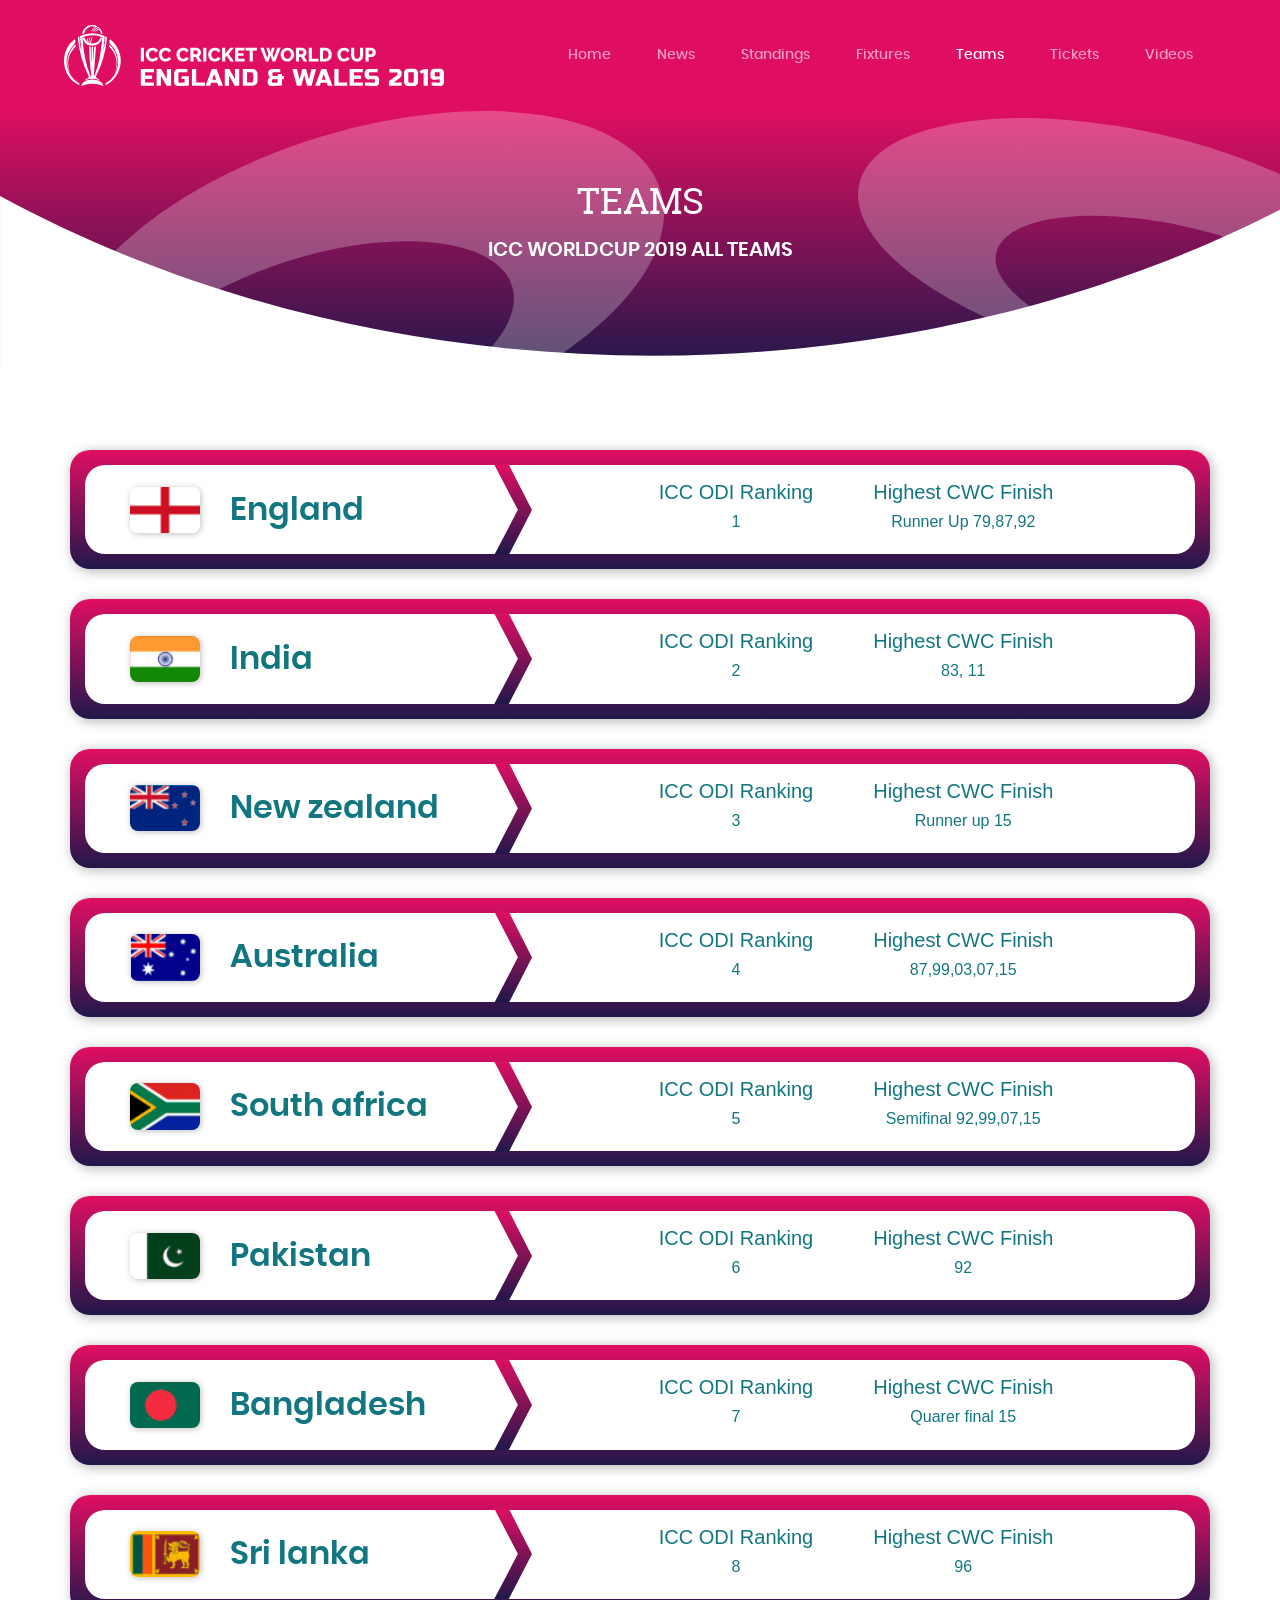
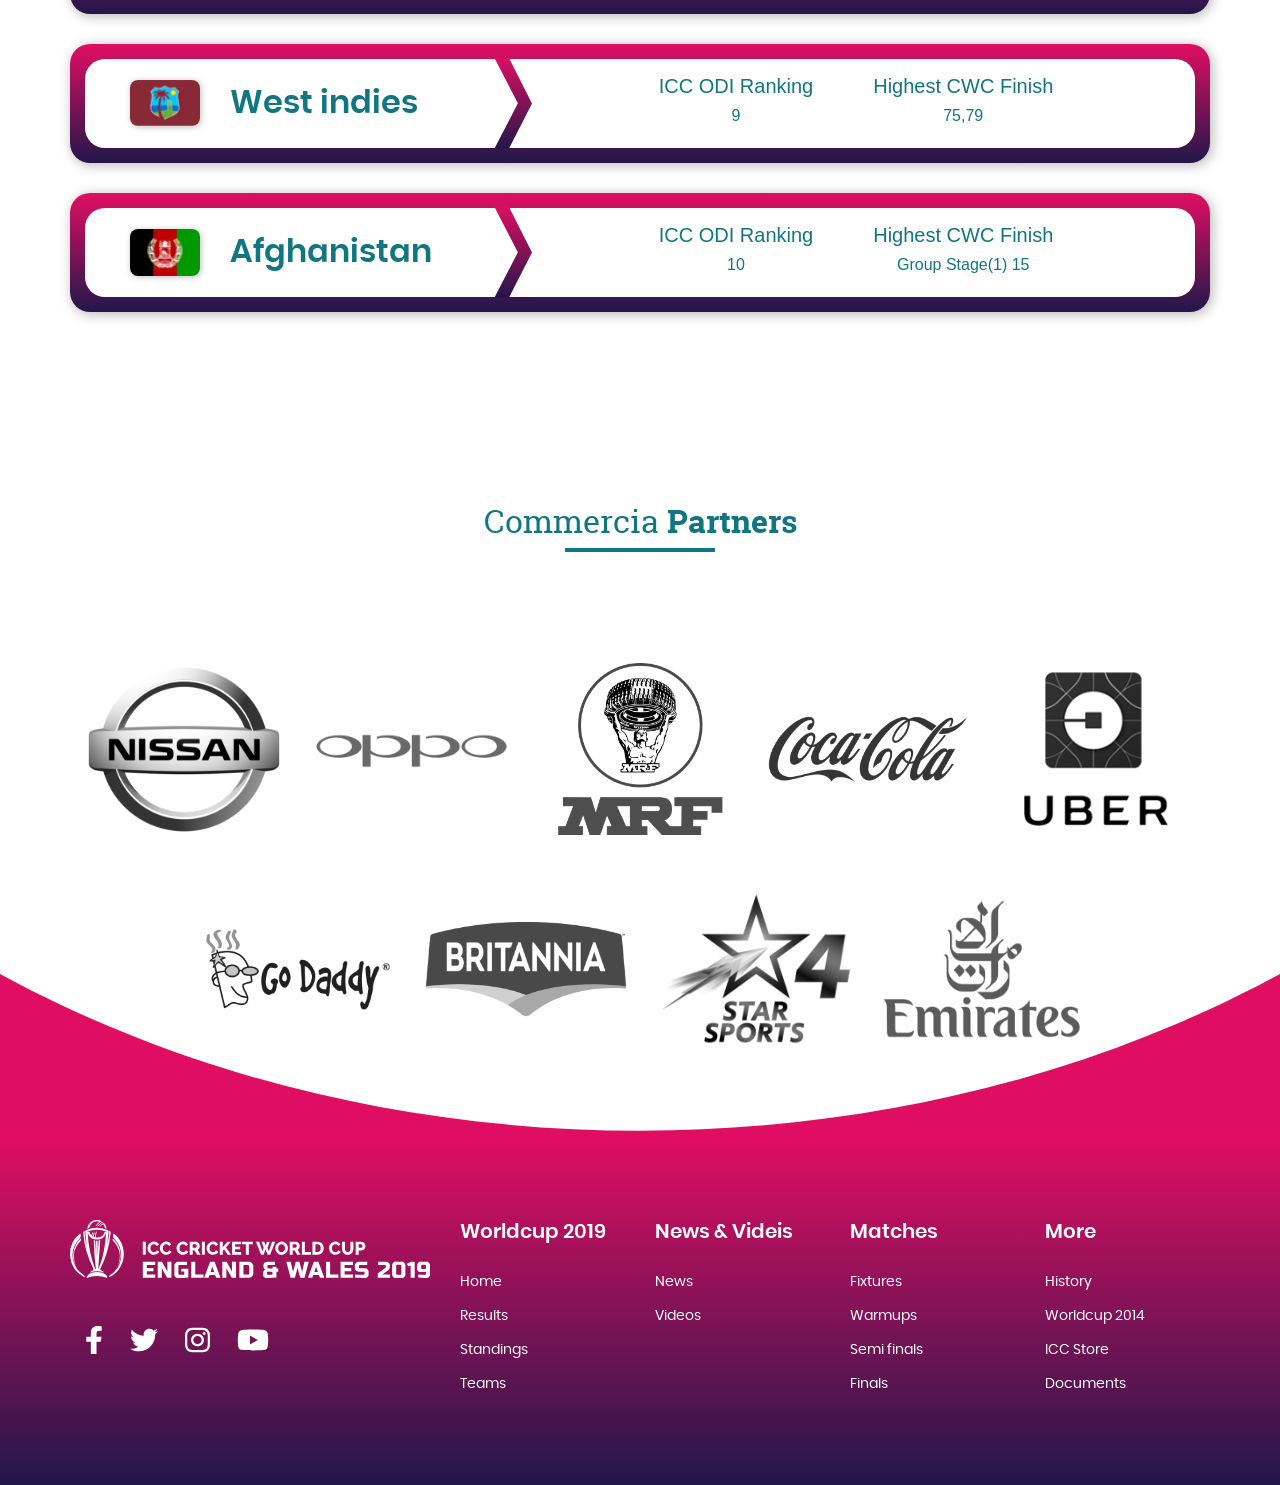
<file: teams.html>
<!doctype html>
<html lang="en">
  <head>
    <meta charset="utf-8">
    <meta name="viewport" content="width=device-width, initial-scale=1, shrink-to-fit=no">

    <link rel="shortcut icon" type="image/png" href="images/favicon.png"/>
    <link rel="stylesheet" href="css/bootstrap.min.css"> 
    <link rel="stylesheet" href="css/all.min.css">
    <link rel="stylesheet" href="css/owl.carousel.min.css">
    <link rel="stylesheet" href="css/custom.css">
    <title>Teams</title>

  </head>
  <body class="inner-page">

    <header>
      <div class="container">
        <nav class="navbar navbar-expand-lg navbar-dark fixed-top nav-icc-wc">
          <a class="navbar-brand" href="index.html"><img src="images/logo.svg" class="main-logo img-fluid"></a>
          <button class="navbar-toggler" type="button" data-toggle="collapse" data-target="#navbarSupportedContent" aria-controls="navbarSupportedContent" aria-expanded="false" aria-label="Toggle navigation">
            <span class="navbar-toggler-icon"></span>
          </button>

          <div class="collapse navbar-collapse" id="navbarSupportedContent">
            <ul class="navbar-nav ml-auto">
              <li class="nav-item">
                <a class="nav-link" href="index.html">Home <span class="sr-only">(current)</span></a>
              </li>
              <li class="nav-item">
                <a class="nav-link" href="news.html">News</a>
              </li>
              <li class="nav-item">
                <a class="nav-link" href="standings.html">Standings</a>
              </li>
              <li class="nav-item">
                <a class="nav-link" href="fixtures.html">Fixtures</a>
              </li>
              <li class="nav-item">
                <a class="nav-link active" href="teams.html">Teams</a>
              </li>
              <li class="nav-item">
                <a class="nav-link" href="tickets.html">Tickets</a>
              </li>
              <li class="nav-item">
                <a class="nav-link" href="videos.html">Videos</a>
              </li>
            </ul>
          </div>
        </nav>
      </div>
    </header>

    <section class="inner-page-header">
      <div class="inp-bg-component1">
        <img id="componentinp1" src="images/inp-header-before.svg" class="img-fluid">
      </div>
      <div class="inp-bg-component2">
        <img id="componentinp2" src="images/inp-header-after.svg" class="img-fluid">
      </div>
      <div class="container">
        <div class="row">
          <div class="col-12">
            <div class="page-header">
              <h2>Teams</h2>
              <h5>icc worldcup 2019 all teams</h5>
            </div>
          </div>
        </div>
      </div>
      <div class="header-bottom-cut">
         <img id="componentinp2" src="images/white-cut.svg" class="img-fluid">
      </div>
    </section>

    <section class="team-section icc-section">
      <div class="container">
        <div class="row">
          <div class="col-12">

            <a href="team-detail.html" class="team-nav">
            <div class="team-item-wrapper">
              <div class="team-item">
                <div class="team-name">
                  <img src="images/flags/england.svg" class="team-flag-img img-fluid">
                  <h4>England</h4>
                    <div class="divider-shape">
                      <img src="images/flags/team-divider.svg" class="img-fluid">
                    </div>
                </div>                
                <div class="team-performance">
                  <div class="team-ranking">
                    <h5>ICC ODI Ranking</h5>
                    <h6>1</h6>
                  </div>
                  <div class="team-finish">
                    <h5>Highest CWC Finish</h5>
                    <h6>Runner Up 79,87,92</h6>
                  </div>
                </div>
              </div>
            </div>
            </a>

            <a href="team-india.html" class="team-nav">
            <div class="team-item-wrapper">
              <div class="team-item">
                <div class="team-name">
                  <img src="images/flags/india.svg" class="team-flag-img img-fluid">
                  <h4>India</h4>
                    <div class="divider-shape">
                      <img src="images/flags/team-divider.svg" class="img-fluid">
                    </div>
                </div>                
                <div class="team-performance">
                  <div class="team-ranking">
                    <h5>ICC ODI Ranking</h5>
                    <h6>2</h6>
                  </div>
                  <div class="team-finish">
                    <h5>Highest CWC Finish</h5>
                    <h6>83, 11</h6>
                  </div>
                </div>
              </div>
            </div>
            </a>

            <a href="team-detail.html" class="team-nav">
            <div class="team-item-wrapper">
              <div class="team-item">
                <div class="team-name">
                  <img src="images/flags/new_zealand.svg" class="team-flag-img img-fluid">
                  <h4>New zealand</h4>
                    <div class="divider-shape">
                      <img src="images/flags/team-divider.svg" class="img-fluid">
                    </div>
                </div>                
                <div class="team-performance">
                  <div class="team-ranking">
                    <h5>ICC ODI Ranking</h5>
                    <h6>3</h6>
                  </div>
                  <div class="team-finish">
                    <h5>Highest CWC Finish</h5>
                    <h6>Runner up 15</h6>
                  </div>
                </div>
              </div>
            </div>
            </a>

            <a href="team-detail.html" class="team-nav">
            <div class="team-item-wrapper">
              <div class="team-item">
                <div class="team-name">
                  <img src="images/flags/australia.svg" class="team-flag-img img-fluid">
                  <h4>Australia</h4>
                    <div class="divider-shape">
                      <img src="images/flags/team-divider.svg" class="img-fluid">
                    </div>
                </div>                
                <div class="team-performance">
                  <div class="team-ranking">
                    <h5>ICC ODI Ranking</h5>
                    <h6>4</h6>
                  </div>
                  <div class="team-finish">
                    <h5>Highest CWC Finish</h5>
                    <h6>87,99,03,07,15</h6>
                  </div>
                </div>
              </div>
            </div>
            </a>

            <a href="team-detail.html" class="team-nav">
            <div class="team-item-wrapper">
              <div class="team-item">
                <div class="team-name">
                  <img src="images/flags/south_africa.svg" class="team-flag-img img-fluid">
                  <h4>South africa</h4>
                    <div class="divider-shape">
                      <img src="images/flags/team-divider.svg" class="img-fluid">
                    </div>
                </div>                
                <div class="team-performance">
                  <div class="team-ranking">
                    <h5>ICC ODI Ranking</h5>
                    <h6>5</h6>
                  </div>
                  <div class="team-finish">
                    <h5>Highest CWC Finish</h5>
                    <h6>Semifinal 92,99,07,15</h6>
                  </div>
                </div>
              </div>
            </div>
            </a>

            <a href="team-detail.html" class="team-nav">
            <div class="team-item-wrapper">
              <div class="team-item">
                <div class="team-name">
                  <img src="images/flags/pakistan.svg" class="team-flag-img img-fluid">
                  <h4>Pakistan</h4>
                    <div class="divider-shape">
                      <img src="images/flags/team-divider.svg" class="img-fluid">
                    </div>
                </div>                
                <div class="team-performance">
                  <div class="team-ranking">
                    <h5>ICC ODI Ranking</h5>
                    <h6>6</h6>
                  </div>
                  <div class="team-finish">
                    <h5>Highest CWC Finish</h5>
                    <h6>92</h6>
                  </div>
                </div>
              </div>
            </div>
            </a>

            <a href="team-detail.html" class="team-nav">
            <div class="team-item-wrapper">
              <div class="team-item">
                <div class="team-name">
                  <img src="images/flags/bangladesh.svg" class="team-flag-img img-fluid">
                  <h4>Bangladesh</h4>
                    <div class="divider-shape">
                      <img src="images/flags/team-divider.svg" class="img-fluid">
                    </div>
                </div>                
                <div class="team-performance">
                  <div class="team-ranking">
                    <h5>ICC ODI Ranking</h5>
                    <h6>7</h6>
                  </div>
                  <div class="team-finish">
                    <h5>Highest CWC Finish</h5>
                    <h6>Quarer final 15</h6>
                  </div>
                </div>
              </div>
            </div>
            </a>

            <a href="team-detail.html" class="team-nav">
            <div class="team-item-wrapper">
              <div class="team-item">
                <div class="team-name">
                  <img src="images/flags/sri_lanka.svg" class="team-flag-img img-fluid">
                  <h4>Sri lanka</h4>
                    <div class="divider-shape">
                      <img src="images/flags/team-divider.svg" class="img-fluid">
                    </div>
                </div>                
                <div class="team-performance">
                  <div class="team-ranking">
                    <h5>ICC ODI Ranking</h5>
                    <h6>8</h6>
                  </div>
                  <div class="team-finish">
                    <h5>Highest CWC Finish</h5>
                    <h6>96</h6>
                  </div>
                </div>
              </div>
            </div>
            </a>

            <a href="team-detail.html" class="team-nav">
            <div class="team-item-wrapper">
              <div class="team-item">
                <div class="team-name">
                  <img src="images/flags/west_indies.svg" class="team-flag-img img-fluid">
                  <h4>West indies</h4>
                    <div class="divider-shape">
                      <img src="images/flags/team-divider.svg" class="img-fluid">
                    </div>
                </div>                
                <div class="team-performance">
                  <div class="team-ranking">
                    <h5>ICC ODI Ranking</h5>
                    <h6>9</h6>
                  </div>
                  <div class="team-finish">
                    <h5>Highest CWC Finish</h5>
                    <h6>75,79</h6>
                  </div>
                </div>
              </div>
            </div>
            </a>

            <a href="team-detail.html" class="team-nav">
            <div class="team-item-wrapper">
              <div class="team-item">
                <div class="team-name">
                  <img src="images/flags/afghanistan.svg" class="team-flag-img img-fluid">
                  <h4>Afghanistan</h4>
                    <div class="divider-shape">
                      <img src="images/flags/team-divider.svg" class="img-fluid">
                    </div>
                </div>                
                <div class="team-performance">
                  <div class="team-ranking">
                    <h5>ICC ODI Ranking</h5>
                    <h6>10</h6>
                  </div>
                  <div class="team-finish">
                    <h5>Highest CWC Finish</h5>
                    <h6>Group Stage(1) 15</h6>
                  </div>
                </div>
              </div>
            </div>
            </a>
            
          </div>
        </div>
      </div>
    </section>

    <section class="partners-section icc-section">
      <div class="container">
        <div class="row">
          <div class="col-12">
            
            <div class="secrion-header">
              <h2><span>Commercia</span>Partners</h2>
            </div>

            <div class="row">
              <div class="col-12">
                <div class="partners">

                  <div class="partners-items">
                    <img src="images/partners-logo/partner-1.png" class="img-fluid">
                  </div>

                  <div class="partners-items">
                    <img src="images/partners-logo/partner-2.png" class="img-fluid">
                  </div>

                  <div class="partners-items">
                    <img src="images/partners-logo/partner-3.png" class="img-fluid">
                  </div>

                  <div class="partners-items">
                    <img src="images/partners-logo/partner-4.png" class="img-fluid">
                  </div>

                  <div class="partners-items">
                    <img src="images/partners-logo/partner-5.png" class="img-fluid">
                  </div>

                  <div class="partners-items">
                    <img src="images/partners-logo/partner-6.png" class="img-fluid">
                  </div>

                  <div class="partners-items">
                    <img src="images/partners-logo/partner-7.png" class="img-fluid">
                  </div>

                  <div class="partners-items">
                    <img src="images/partners-logo/partner-8.png" class="img-fluid">
                  </div>

                  <div class="partners-items">
                    <img src="images/partners-logo/partner-9.png" class="img-fluid">
                  </div>

                </div>
              </div>
            </div>

            
            
          </div>
        </div>
      </div>
    </section>
    
    <footer class="footer-section icc-section">
      <div class="footer-top">
        <img src="images/footer-top.svg" class="img-fluid">
      </div>
      <div class="container">
        <div class="row">

          <div class="col-sm-4">
            <div class="">
              <img src="images/logo.svg" class="img-fluid">              
            </div>
            <ul class="list-inline social-links">
              <li class="list-inline-item">
                <a href="#"><img src="images/facebook-f.svg" class="img-fluid"></a>
              </li>
              <li class="list-inline-item">
                <a href="#"><img src="images/twitter.svg" class="img-fluid"></a>
              </li>
              <li class="list-inline-item">
                <a href="#"><img src="images/instagram.svg" class="img-fluid"></a>
              </li>
              <li class="list-inline-item">
                <a href="#"><img src="images/youtube.svg" class="img-fluid"></a>
              </li>
            </ul>
          </div>

          <div class="col-sm-2">
            <div class="footer-navigation">
              <h4>Worldcup 2019</h4>
              <ul>
                <li><a href="index.html">Home</a></li>
                <li><a href="fixtures.html">Results</a></li>
                <li><a href="standings.html">Standings</a></li>
                <li><a href="teams.html">Teams</a></li>
              </ul>
            </div>
          </div>

          <div class="col-sm-2">
            <div class="footer-navigation">
              <h4>News & Videis</h4>
              <ul>
                <li><a href="news.html">News</a></li>
                <li><a href="videos.html">Videos</a></li>
              </ul>
            </div>
          </div>

          <div class="col-sm-2">
            <div class="footer-navigation">
              <h4>Matches</h4>
              <ul>
                <li><a href="fixtures.html">Fixtures</a></li>
                <li><a href="fixtures.html">Warmups</a></li>
                <li><a href="fixtures.html">Semi finals</a></li>
                <li><a href="fixtures.html">Finals</a></li>
              </ul>
            </div>
          </div>

          <div class="col-sm-2">
            <div class="footer-navigation">
              <h4>More</h4>
              <ul>
                <li><a href="index.html">History</a></li>
                <li><a href="index.html">Worldcup 2014</a></li>
                <li><a href="index.html">ICC Store</a></li>
                <li><a href="index.html">Documents</a></li>
              </ul>
            </div>
          </div>

        </div>
      </div>
    </footer>

    <script src="js/jquery-3.2.1.slim.min.js"></script>
    <script src="js/owl.carousel.min.js"></script>
    <script src="js/bootstrap.min.js"></script>
    <script src="js/custom.js"></script>
  </body>
</html>
</file>
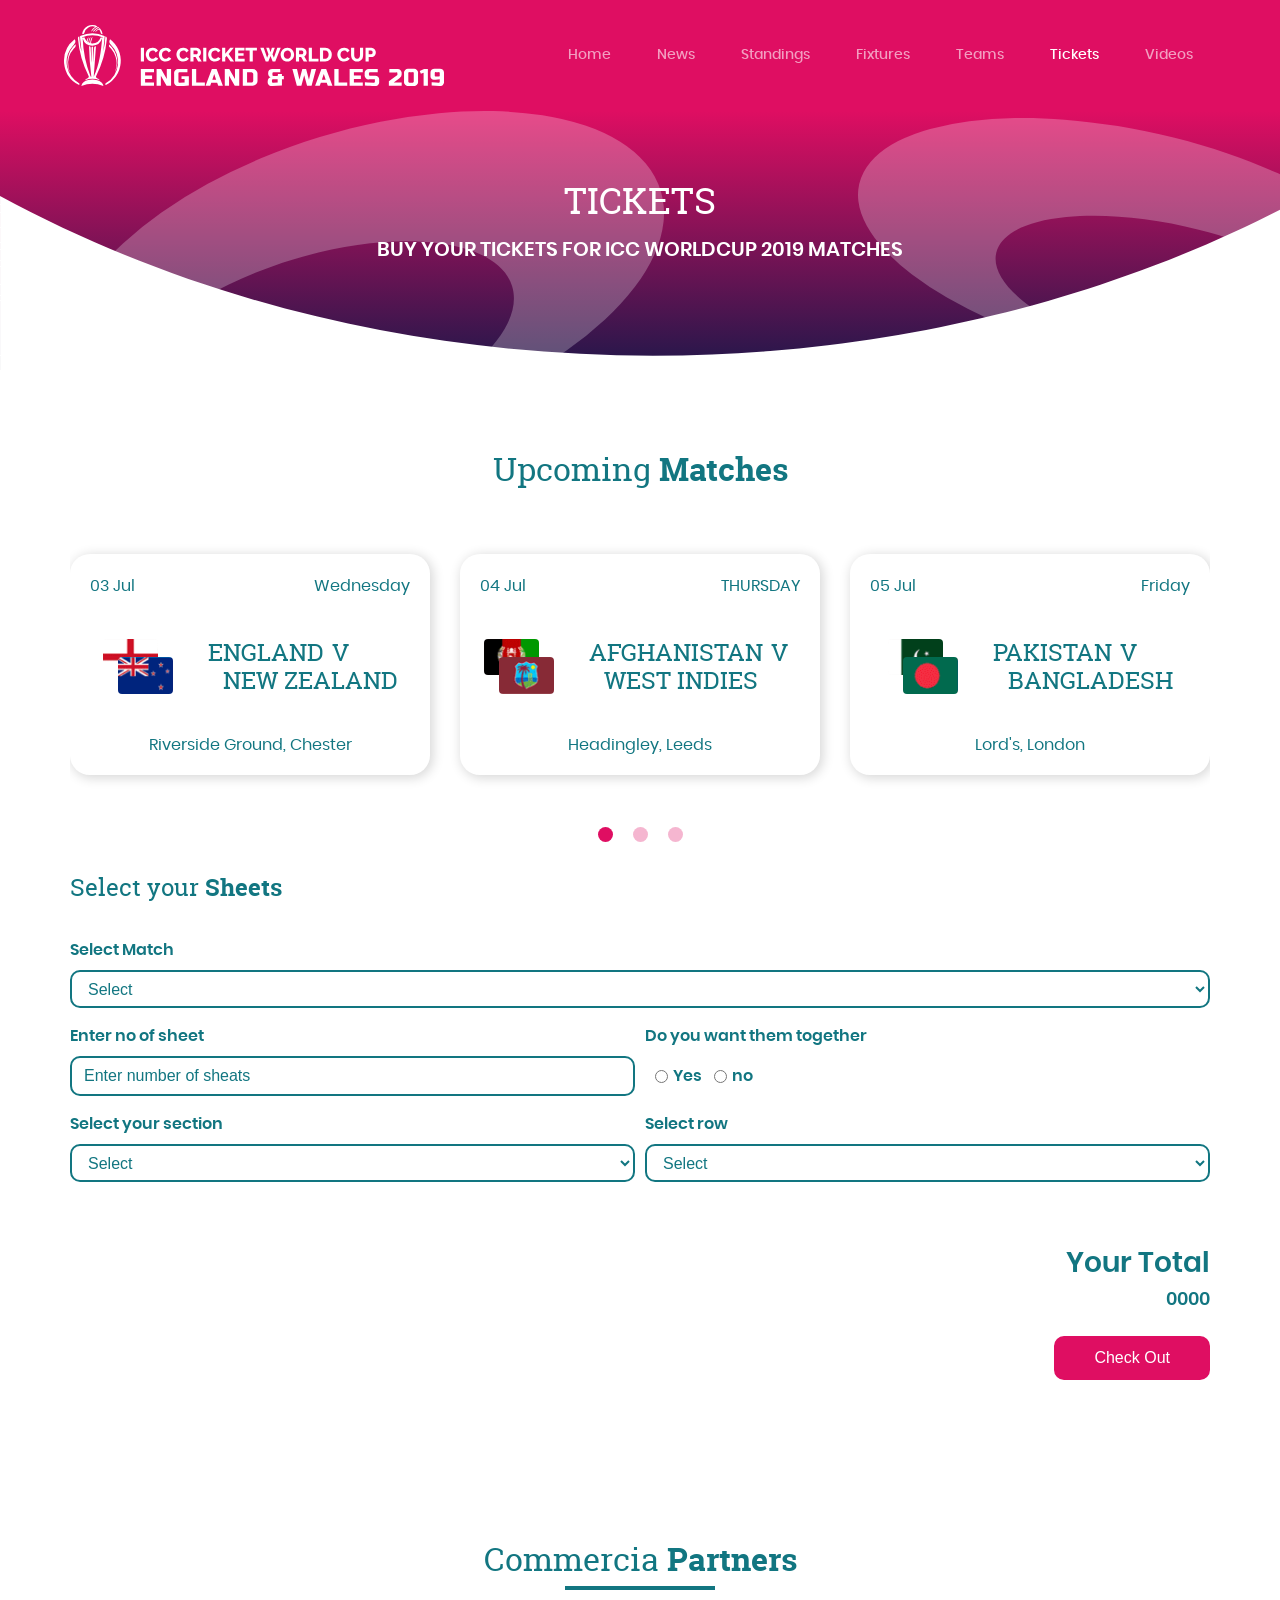
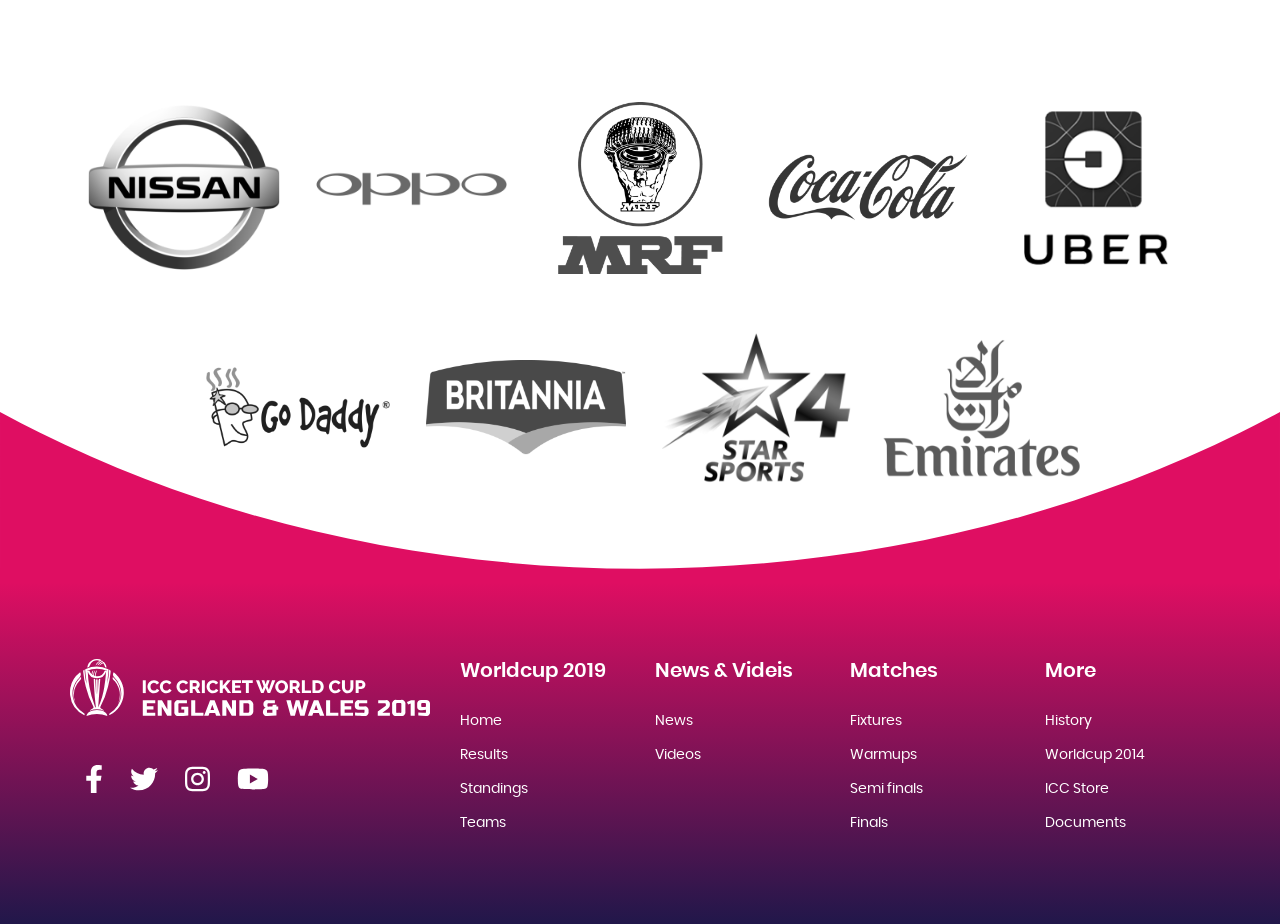
<file: tickets.html>
<!doctype html>
<html lang="en">
  <head>
    <meta charset="utf-8">
    <meta name="viewport" content="width=device-width, initial-scale=1, shrink-to-fit=no">

    <link rel="shortcut icon" type="image/png" href="images/favicon.png"/>
    <link rel="stylesheet" href="css/bootstrap.min.css"> 
    <link rel="stylesheet" href="css/all.min.css">
    <link rel="stylesheet" href="css/owl.carousel.min.css">
    <link rel="stylesheet" href="css/custom.css">
    <title>Tickets</title>

  </head>
  <body class="inner-page">

    <header>
      <div class="container">
        <nav class="navbar navbar-expand-lg navbar-dark fixed-top nav-icc-wc">
          <a class="navbar-brand" href="index.html"><img src="images/logo.svg" class="main-logo img-fluid"></a>
          <button class="navbar-toggler" type="button" data-toggle="collapse" data-target="#navbarSupportedContent" aria-controls="navbarSupportedContent" aria-expanded="false" aria-label="Toggle navigation">
            <span class="navbar-toggler-icon"></span>
          </button>

          <div class="collapse navbar-collapse" id="navbarSupportedContent">
            <ul class="navbar-nav ml-auto">
              <li class="nav-item">
                <a class="nav-link" href="index.html">Home <span class="sr-only">(current)</span></a>
              </li>
              <li class="nav-item">
                <a class="nav-link" href="news.html">News</a>
              </li>
              <li class="nav-item">
                <a class="nav-link" href="standings.html">Standings</a>
              </li>
              <li class="nav-item">
                <a class="nav-link" href="fixtures.html">Fixtures</a>
              </li>
              <li class="nav-item">
                <a class="nav-link" href="teams.html">Teams</a>
              </li>
              <li class="nav-item">
                <a class="nav-link active" href="tickets.html">Tickets</a>
              </li>
              <li class="nav-item">
                <a class="nav-link" href="videos.html">Videos</a>
              </li>
            </ul>
          </div>
        </nav>
      </div>
    </header>

    <section class="inner-page-header">
      <div class="inp-bg-component1">
        <img id="componentinp1" src="images/inp-header-before.svg" class="img-fluid">
      </div>
      <div class="inp-bg-component2">
        <img id="componentinp2" src="images/inp-header-after.svg" class="img-fluid">
      </div>
      <div class="container">
        <div class="row">
          <div class="col-12">
            <div class="page-header">
              <h2>Tickets</h2>
              <h5>Buy your tickets for icc worldcup 2019 matches</h5>
            </div>
          </div>
        </div>
      </div>
      <div class="header-bottom-cut">
         <img id="componentinp2" src="images/white-cut.svg" class="img-fluid">
      </div>
    </section>   

     <section class="match-tickets-section icc-section">
      <div class="sec-decoration">
        <img src="images/matches-dots decoration.svg" class="img-fluid">
      </div>
      <div class="container">

        <div class="row">        
          <div class="col-12">
            <div class="secrion-header">
              <h2><span>Upcoming</span>Matches</h2>
            </div>
            <div class="owl-carousel owl-theme upcoming-matches-carousel">

                <div class="item">
                  <div class="matches-carousel-item">
                    <div class="match-day">
                      <p class="date">03 Jul</p>
                      <p class="day">Wednesday</p>
                    </div>
                    <div class="match-teams-wrapper">
                      <div class="match-teams">
                        <div class="match-teams-flags">
                          <img src="images/flags/england.svg" class="img-fluid team1-flag">
                          <img src="images/flags/new_zealand.svg" class="img-fluid team2-flag">
                        </div>
                        <div class="match-teams-name">
                          <h5 class="team1-name">ENGLAND<span>V</span></h5>
                          <h5 class="team2-name">NEW ZEALAND</h5>
                        </div>                      
                      </div>
                    </div>
                    <div class="match-location">
                      <h6>Riverside Ground, Chester</h6>
                    </div>
                  </div>                
                </div>

                <div class="item">
                  <div class="matches-carousel-item">
                    <div class="match-day">
                      <p class="date">04 Jul</p>
                      <p class="day">THURSDAY</p>
                    </div>
                    <div class="match-teams-wrapper">
                      <div class="match-teams">
                        <div class="match-teams-flags">
                          <img src="images/flags/afghanistan.svg" class="img-fluid team1-flag">
                          <img src="images/flags/west_indies.svg" class="img-fluid team2-flag">
                        </div>
                        <div class="match-teams-name">
                          <h5 class="team1-name">AFGHANISTAN<span>V</span></h5>
                          <h5 class="team2-name">WEST INDIES</h5>
                        </div>                      
                      </div>
                    </div>
                    <div class="match-location">
                      <h6>Headingley, Leeds</h6>
                    </div>
                  </div>                
                </div>

                <div class="item">
                  <div class="matches-carousel-item">
                    <div class="match-day">
                      <p class="date">05 Jul</p>
                      <p class="day">Friday</p>
                    </div>
                    <div class="match-teams-wrapper">
                      <div class="match-teams">
                        <div class="match-teams-flags">
                          <img src="images/flags/pakistan.svg" class="img-fluid team1-flag">
                          <img src="images/flags/bangladesh.svg" class="img-fluid team2-flag">
                        </div>
                        <div class="match-teams-name">
                          <h5 class="team1-name">PAKISTAN<span>V</span></h5>
                          <h5 class="team2-name">BANGLADESH</h5>
                        </div>                      
                      </div>
                    </div>
                    <div class="match-location">
                      <h6>Lord's, London</h6>
                    </div>
                  </div>                
                </div>

                <div class="item">
                  <div class="matches-carousel-item">
                    <div class="match-day">
                      <p class="date">21 may</p>
                      <p class="day">Saturday</p>
                    </div>
                    <div class="match-teams-wrapper">
                      <div class="match-teams">
                        <div class="match-teams-flags">
                          <img src="images/flags/sri_lanka.svg" class="img-fluid team1-flag">
                          <img src="images/flags/india.svg" class="img-fluid team2-flag">
                        </div>
                        <div class="match-teams-name">
                          <h5 class="team1-name">SRI LANKA<span>V</span></h5>
                          <h5 class="team2-name">INDIA</h5>
                        </div>                      
                      </div>
                    </div>
                    <div class="match-location">
                      <h6>Headingley, Leeds</h6>
                    </div>
                  </div>                
                </div>

                <div class="item">
                  <div class="matches-carousel-item">
                    <div class="match-day">
                      <p class="date">21 may</p>
                      <p class="day">Saturday</p>
                    </div>
                    <div class="match-teams-wrapper">
                      <div class="match-teams">
                        <div class="match-teams-flags">
                          <img src="images/flags/australia.svg" class="img-fluid team1-flag">
                          <img src="images/flags/south_africa.svg" class="img-fluid team2-flag">
                        </div>
                        <div class="match-teams-name">
                          <h5 class="team1-name">AUSTRALIA<span>V</span></h5>
                          <h5 class="team2-name">SOUTH AFRICA</h5>
                        </div>                      
                      </div>
                    </div>
                    <div class="match-location">
                      <h6>Emirates Old Trafford, Manchester</h6>
                    </div>
                  </div>                
                </div>

                <div class="item">
                  <div class="matches-carousel-item">
                    <div class="match-day">
                      <p class="date">09 Jul</p>
                      <p class="day">Tuesday</p>
                    </div>
                    <div class="match-teams-wrapper">
                      <div class="match-teams">
                        <div class="match-teams-flags">
                          <img src="images/flags/india.svg" class="img-fluid team1-flag">
                          <img src="images/flags/new_zealand.svg" class="img-fluid team2-flag">
                        </div>
                        <div class="match-teams-name">
                          <h5 class="team1-name">INDIA<span>V</span></h5>
                          <h5 class="team2-name">NEW ZEALAND</h5>
                        </div>                      
                      </div>
                    </div>
                    <div class="match-location">
                      <h6>Emirates Old Trafford, Manchester</h6>
                    </div>
                  </div>                
                </div>

                <div class="item">
                  <div class="matches-carousel-item">
                    <div class="match-day">
                      <p class="date">11 Jul</p>
                      <p class="day">Thursday</p>
                    </div>
                    <div class="match-teams-wrapper">
                      <div class="match-teams">
                        <div class="match-teams-flags">
                          <img src="images/flags/australia.svg" class="img-fluid team1-flag">
                          <img src="images/flags/england.svg" class="img-fluid team2-flag">
                        </div>
                        <div class="match-teams-name">
                          <h5 class="team1-name">AUSTRALIA<span>V</span></h5>
                          <h5 class="team2-name">ENGLAND</h5>
                        </div>                      
                      </div>
                    </div>
                    <div class="match-location">
                      <h6>Edgbaston, Birmingham</h6>
                    </div>
                  </div>                
                </div>

                <div class="item">
                  <div class="matches-carousel-item">
                    <div class="match-day">
                      <p class="date">14 Jul</p>
                      <p class="day">Sunday</p>
                    </div>
                    <div class="match-teams-wrapper">
                      <div class="match-teams">
                        <div class="match-teams-flags">
                          <img src="images/flags/england.svg" class="img-fluid team1-flag">
                          <img src="images/flags/new_zealand.svg" class="img-fluid team2-flag">
                        </div>
                        <div class="match-teams-name">
                          <h5 class="team1-name">ENGLAND<span>V</span></h5>
                          <h5 class="team2-name">NEW ZEALAND</h5>
                        </div>                      
                      </div>
                    </div>
                    <div class="match-location">
                      <h6>Lord's, London</h6>
                    </div>
                  </div>                
                </div>
            </div>
          </div>
        </div>

        <div class="row">        
          <div class="col-12">
            <div class="inner-secrion-header">
              <h4><span>Select your </span>Sheets</h4>
            </div>
          </div>
        </div>

        <div class="row">        
          <div class="col-12">
            <form class="tickets-form">
              <div class="form-row">
                <div class="col-md-12">
                  <div class="form-group">
                    <label>Select Match</label>
                    <select id="inputState" class="form-control">
                      <option selected>Select</option>
                      <option>ENGLAND V NEW ZEALAND</option>
                      <option>ENGLAND V NEW ZEALAND</option>
                      <option>ENGLAND V NEW ZEALAND</option>
                    </select>
                  </div>
                </div>
              </div>
              <div class="form-row">
                <div class="col-md-6">
                  <div class="form-group">
                    <label>Enter no of sheet</label>
                    <input type="text" class="form-control" placeholder="Enter number of sheats">
                  </div>
                </div>
                <div class="col-md-6">
                  <div class="form-group">
                    <label>Do you want them together</label>
                    <div class="form-row">
                      <div class="form-check form-check-inline">
                        <input class="form-check-input" type="radio" name="inlineRadioOptions" id="inlineRadio1" value="option1">
                        <label class="form-check-label" for="inlineRadio1">Yes</label>
                      </div>
                      <div class="form-check form-check-inline">
                        <input class="form-check-input" type="radio" name="inlineRadioOptions" id="inlineRadio2" value="option2">
                        <label class="form-check-label" for="inlineRadio2">no</label>
                      </div>
                    </div>
                  </div>
                </div>
              </div>
              <div class="form-row">
                <div class="col-md-6">
                  <div class="form-group">
                    <label>Select your section</label>
                    <select id="inputState" class="form-control">
                      <option selected>Select</option>
                      <option>Section W1</option>
                      <option>Section W2</option>
                      <option>Section W3</option>
                      <option>Section W4</option>
                      <option>Section W5</option>
                      <option>Section E1</option>
                      <option>Section E2</option>
                      <option>Section E3</option>
                      <option>Section E4</option>
                      <option>Section E5</option>
                    </select>
                  </div>
                </div>
                <div class="col-md-6">
                  <div class="form-group">
                    <label>Select row</label>
                    <select id="inputState" class="form-control">
                      <option selected>Select</option>
                      <option>A</option>
                      <option>B</option>
                      <option>C</option>
                      <option>D</option>
                      <option>E</option>
                      <option>F</option>
                      <option>G</option>
                      <option>H</option>
                    </select>
                  </div>
                </div>
              </div>
              <div class="form-row justify-content-end">
                <div class="col">
                  <div class="ticket-cost">
                    <h5>Your Total</h5>
                    <h6>0000</h6>
                  </div>
                </div>
              </div>
              <div class="form-row">
                <div class="col text-right">
                  <button type="submit" class="btn btn-primary ticket-btn">Check Out</button>
                </div>
              </div>
            </form>
          </div>
        </div>

      </div>
    </section>
  

    <section class="partners-section icc-section">
      <div class="container">
        <div class="row">
          <div class="col-12">
            
            <div class="secrion-header">
              <h2><span>Commercia</span>Partners</h2>
            </div>

            <div class="row">
              <div class="col-12">
                <div class="partners">

                  <div class="partners-items">
                    <img src="images/partners-logo/partner-1.png" class="img-fluid">
                  </div>

                  <div class="partners-items">
                    <img src="images/partners-logo/partner-2.png" class="img-fluid">
                  </div>

                  <div class="partners-items">
                    <img src="images/partners-logo/partner-3.png" class="img-fluid">
                  </div>

                  <div class="partners-items">
                    <img src="images/partners-logo/partner-4.png" class="img-fluid">
                  </div>

                  <div class="partners-items">
                    <img src="images/partners-logo/partner-5.png" class="img-fluid">
                  </div>

                  <div class="partners-items">
                    <img src="images/partners-logo/partner-6.png" class="img-fluid">
                  </div>

                  <div class="partners-items">
                    <img src="images/partners-logo/partner-7.png" class="img-fluid">
                  </div>

                  <div class="partners-items">
                    <img src="images/partners-logo/partner-8.png" class="img-fluid">
                  </div>

                  <div class="partners-items">
                    <img src="images/partners-logo/partner-9.png" class="img-fluid">
                  </div>

                </div>
              </div>
            </div>

            
            
          </div>
        </div>
      </div>
    </section>
    
    <footer class="footer-section icc-section">
      <div class="footer-top">
        <img src="images/footer-top.svg" class="img-fluid">
      </div>
      <div class="container">
        <div class="row">

          <div class="col-sm-4">
            <div class="">
              <img src="images/logo.svg" class="img-fluid">              
            </div>
            <ul class="list-inline social-links">
              <li class="list-inline-item">
                <a href="#"><img src="images/facebook-f.svg" class="img-fluid"></a>
              </li>
              <li class="list-inline-item">
                <a href="#"><img src="images/twitter.svg" class="img-fluid"></a>
              </li>
              <li class="list-inline-item">
                <a href="#"><img src="images/instagram.svg" class="img-fluid"></a>
              </li>
              <li class="list-inline-item">
                <a href="#"><img src="images/youtube.svg" class="img-fluid"></a>
              </li>
            </ul>
          </div>

          <div class="col-sm-2">
            <div class="footer-navigation">
              <h4>Worldcup 2019</h4>
              <ul>
                <li><a href="index.html">Home</a></li>
                <li><a href="fixtures.html">Results</a></li>
                <li><a href="standings.html">Standings</a></li>
                <li><a href="teams.html">Teams</a></li>
              </ul>
            </div>
          </div>

          <div class="col-sm-2">
            <div class="footer-navigation">
              <h4>News & Videis</h4>
              <ul>
                <li><a href="news.html">News</a></li>
                <li><a href="videos.html">Videos</a></li>
              </ul>
            </div>
          </div>

          <div class="col-sm-2">
            <div class="footer-navigation">
              <h4>Matches</h4>
              <ul>
                <li><a href="fixtures.html">Fixtures</a></li>
                <li><a href="fixtures.html">Warmups</a></li>
                <li><a href="fixtures.html">Semi finals</a></li>
                <li><a href="fixtures.html">Finals</a></li>
              </ul>
            </div>
          </div>

          <div class="col-sm-2">
            <div class="footer-navigation">
              <h4>More</h4>
              <ul>
                <li><a href="index.html">History</a></li>
                <li><a href="index.html">Worldcup 2014</a></li>
                <li><a href="index.html">ICC Store</a></li>
                <li><a href="index.html">Documents</a></li>
              </ul>
            </div>
          </div>

        </div>
      </div>
    </footer>

    <script src="js/jquery-3.2.1.slim.min.js"></script>
    <script src="js/owl.carousel.min.js"></script>
    <script src="js/bootstrap.min.js"></script>
    <script src="js/custom.js"></script>
  </body>
</html>
</file>
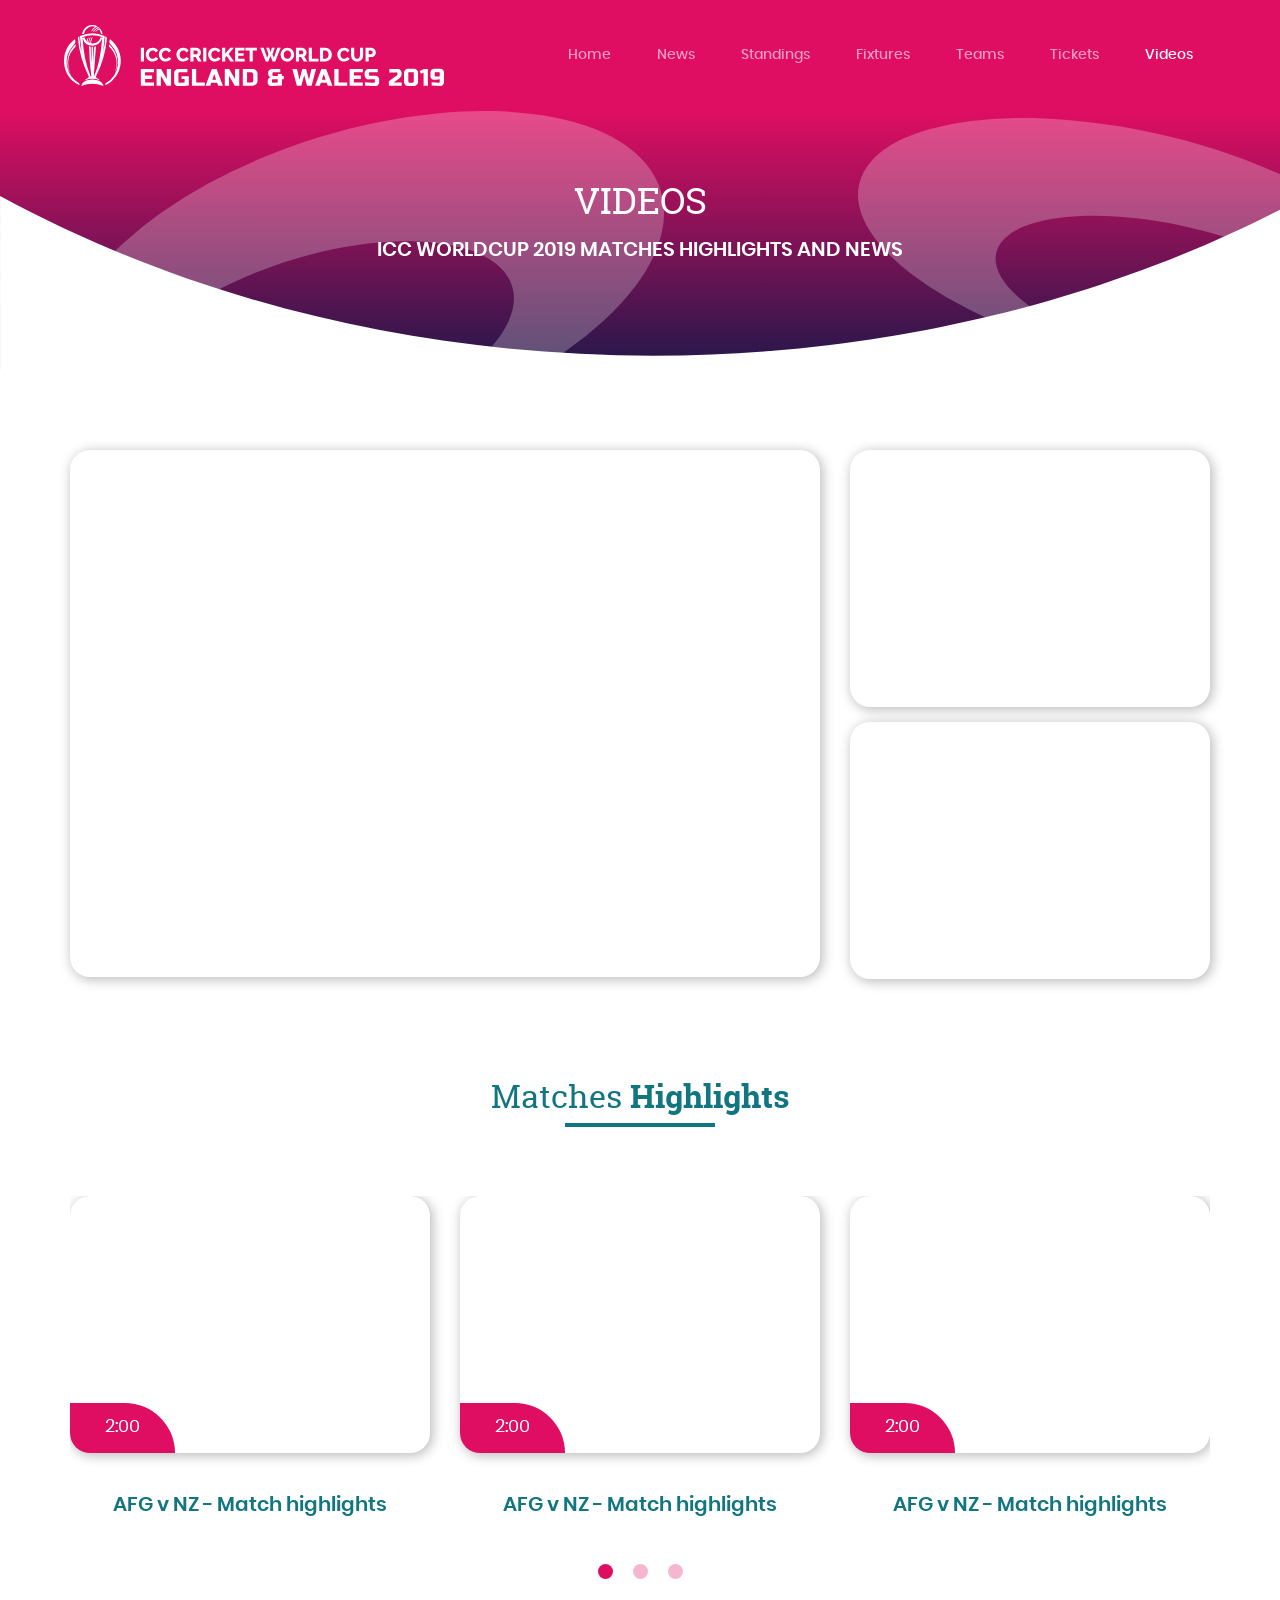
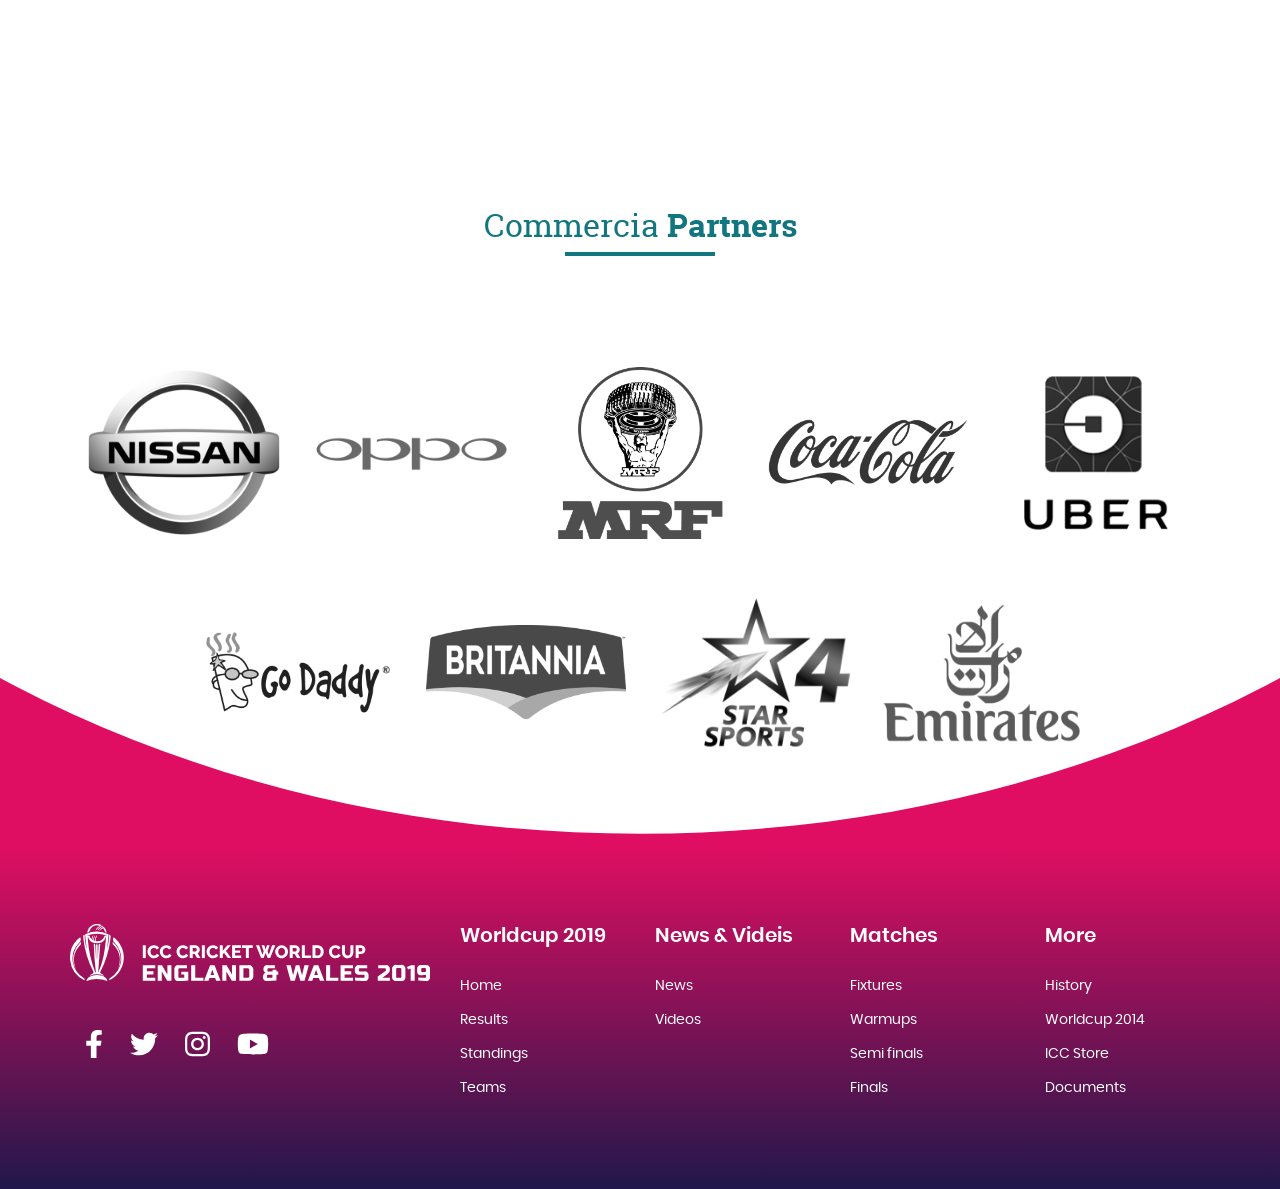
<file: videos.html>
<!doctype html>
<html lang="en">
  <head>
    <meta charset="utf-8">
    <meta name="viewport" content="width=device-width, initial-scale=1, shrink-to-fit=no">

    <link rel="shortcut icon" type="image/png" href="images/favicon.png"/>
    <link rel="stylesheet" href="css/bootstrap.min.css"> 
    <link rel="stylesheet" href="css/all.min.css">
    <link rel="stylesheet" href="css/owl.carousel.min.css">
    <link rel="stylesheet" href="css/custom.css">
    <title>Videos</title>

  </head>
  <body class="inner-page">

    <header>
      <div class="container">
        <nav class="navbar navbar-expand-lg navbar-dark fixed-top nav-icc-wc">
          <a class="navbar-brand" href="index.html"><img src="images/logo.svg" class="main-logo img-fluid"></a>
          <button class="navbar-toggler" type="button" data-toggle="collapse" data-target="#navbarSupportedContent" aria-controls="navbarSupportedContent" aria-expanded="false" aria-label="Toggle navigation">
            <span class="navbar-toggler-icon"></span>
          </button>

          <div class="collapse navbar-collapse" id="navbarSupportedContent">
            <ul class="navbar-nav ml-auto">
              <li class="nav-item">
                <a class="nav-link" href="index.html">Home <span class="sr-only">(current)</span></a>
              </li>
              <li class="nav-item">
                <a class="nav-link" href="news.html">News</a>
              </li>
              <li class="nav-item">
                <a class="nav-link" href="standings.html">Standings</a>
              </li>
              <li class="nav-item">
                <a class="nav-link" href="fixtures.html">Fixtures</a>
              </li>
              <li class="nav-item">
                <a class="nav-link" href="teams.html">Teams</a>
              </li>
              <li class="nav-item">
                <a class="nav-link" href="tickets.html">Tickets</a>
              </li>
              <li class="nav-item">
                <a class="nav-link active" href="videos.html">Videos</a>
              </li>
            </ul>
          </div>
        </nav>
      </div>
    </header>

    <section class="inner-page-header">
      <div class="inp-bg-component1">
        <img id="componentinp1" src="images/inp-header-before.svg" class="img-fluid">
      </div>
      <div class="inp-bg-component2">
        <img id="componentinp2" src="images/inp-header-after.svg" class="img-fluid">
      </div>
      <div class="container">
        <div class="row">
          <div class="col-12">
            <div class="page-header">
              <h2>Videos</h2>
              <h5>icc worldcup 2019 matches highlights and news</h5>
            </div>
          </div>
        </div>
      </div>
      <div class="header-bottom-cut">
         <img id="componentinp2" src="images/white-cut.svg" class="img-fluid">
      </div>
    </section>

    <section class="videos-section icc-section">
      <div class="container">

        <div class="row">
          <div class="col-12 col-sm-12 col-md-8">
            <div class="videop-item highlight-item-video video2x">
              <div class="play-btn">
                <img src="images/play.svg" class="img-fluid">
              </div>
              <iframe width="100%" height="520" src="https://www.youtube.com/embed/MZbvx1wUMXc" frameborder="0" allow="accelerometer; autoplay; encrypted-media; gyroscope; picture-in-picture" allowfullscreen></iframe>
            </div>
          </div>
          <div class="col-12 col-sm-6 col-md-4">
            <div class="row">
              <div class="col-12">
                <div class="videop-item highlight-item-video video1x">
                   <div class="play-btn">
                    <img src="images/play.svg" class="img-fluid">
                  </div>
                  <iframe width="100%" height="250" src="https://www.youtube.com/embed/HNXhdo5j914" frameborder="0" allow="accelerometer; autoplay; encrypted-media; gyroscope; picture-in-picture" allowfullscreen></iframe>
                </div>
              </div>
            </div>
            <div class="row">
              <div class="col-12">
                <div class="videop-item highlight-item-video video1x">
                   <div class="play-btn">
                    <img src="images/play.svg" class="img-fluid">
                  </div>
                  <iframe width="100%" height="250" src="https://www.youtube.com/embed/HNXhdo5j914" frameborder="0" allow="accelerometer; autoplay; encrypted-media; gyroscope; picture-in-picture" allowfullscreen></iframe>
                </div>
              </div>
            </div>
          </div>
        </div>

        <div class="matches-highlight-section">
          <div class="row">        
            <div class="col-12">

              <div class="secrion-header">
                <h2><span>Matches</span>Highlights</h2>
              </div>

              <div class="owl-carousel owl-theme matches-highlight-carousel">

                  <div class="item">
                    <div class="matches-highlight-item">
                      <div class="highlight-item-video">
                        <iframe width="100%" height="250" src="https://www.youtube.com/embed/mg7TXaet_yY" frameborder="0" allow="accelerometer; autoplay; encrypted-media; gyroscope; picture-in-picture" allowfullscreen></iframe>
                        <div class="play-btn">
                          <img src="images/play.svg" class="img-fluid">
                        </div>
                        <div class="play-time">
                          <h6>2:00</h6>
                        </div>
                      </div>
                      <h4>AFG v NZ - Match highlights</h4>
                    </div>
                  </div>

                  <div class="item">
                    <div class="matches-highlight-item">
                      <div class="highlight-item-video">
                        <iframe width="100%" height="250" src="https://www.youtube.com/embed/mg7TXaet_yY" frameborder="0" allow="accelerometer; autoplay; encrypted-media; gyroscope; picture-in-picture" allowfullscreen></iframe>
                        <div class="play-btn">
                          <img src="images/play.svg" class="img-fluid">
                        </div>
                        <div class="play-time">
                          <h6>2:00</h6>
                        </div>
                      </div>
                      <h4>AFG v NZ - Match highlights</h4>
                    </div>
                  </div>

                  <div class="item">
                    <div class="matches-highlight-item">
                      <div class="highlight-item-video">
                        <iframe width="100%" height="250" src="https://www.youtube.com/embed/mg7TXaet_yY" frameborder="0" allow="accelerometer; autoplay; encrypted-media; gyroscope; picture-in-picture" allowfullscreen></iframe>
                        <div class="play-btn">
                          <img src="images/play.svg" class="img-fluid">
                        </div>
                        <div class="play-time">
                          <h6>2:00</h6>
                        </div>
                      </div>
                      <h4>AFG v NZ - Match highlights</h4>
                    </div>
                  </div>

                  <div class="item">
                    <div class="matches-highlight-item">
                      <div class="highlight-item-video">
                        <iframe width="100%" height="250" src="https://www.youtube.com/embed/mg7TXaet_yY" frameborder="0" allow="accelerometer; autoplay; encrypted-media; gyroscope; picture-in-picture" allowfullscreen></iframe>
                        <div class="play-btn">
                          <img src="images/play.svg" class="img-fluid">
                        </div>
                        <div class="play-time">
                          <h6>2:00</h6>
                        </div>
                      </div>
                      <h4>AFG v NZ - Match highlights</h4>
                    </div>
                  </div>

                  <div class="item">
                    <div class="matches-highlight-item">
                      <div class="highlight-item-video">
                        <iframe width="100%" height="250" src="https://www.youtube.com/embed/mg7TXaet_yY" frameborder="0" allow="accelerometer; autoplay; encrypted-media; gyroscope; picture-in-picture" allowfullscreen></iframe>
                        <div class="play-btn">
                          <img src="images/play.svg" class="img-fluid">
                        </div>
                        <div class="play-time">
                          <h6>2:00</h6>
                        </div>
                      </div>
                      <h4>AFG v NZ - Match highlights</h4>
                    </div>
                  </div>

                  <div class="item">
                    <div class="matches-highlight-item">
                      <div class="highlight-item-video">
                        <iframe width="100%" height="250" src="https://www.youtube.com/embed/mg7TXaet_yY" frameborder="0" allow="accelerometer; autoplay; encrypted-media; gyroscope; picture-in-picture" allowfullscreen></iframe>
                        <div class="play-btn">
                          <img src="images/play.svg" class="img-fluid">
                        </div>
                        <div class="play-time">
                          <h6>2:00</h6>
                        </div>
                      </div>
                      <h4>AFG v NZ - Match highlights</h4>
                    </div>
                  </div>

                  <div class="item">
                    <div class="matches-highlight-item">
                      <div class="highlight-item-video">
                        <iframe width="100%" height="250" src="https://www.youtube.com/embed/mg7TXaet_yY" frameborder="0" allow="accelerometer; autoplay; encrypted-media; gyroscope; picture-in-picture" allowfullscreen></iframe>
                        <div class="play-btn">
                          <img src="images/play.svg" class="img-fluid">
                        </div>
                        <div class="play-time">
                          <h6>2:00</h6>
                        </div>
                      </div>
                      <h4>AFG v NZ - Match highlights</h4>
                    </div>
                  </div>

                  <div class="item">
                    <div class="matches-highlight-item">
                      <div class="highlight-item-video">
                        <iframe width="100%" height="250" src="https://www.youtube.com/embed/mg7TXaet_yY" frameborder="0" allow="accelerometer; autoplay; encrypted-media; gyroscope; picture-in-picture" allowfullscreen></iframe>
                        <div class="play-btn">
                          <img src="images/play.svg" class="img-fluid">
                        </div>
                        <div class="play-time">
                          <h6>2:00</h6>
                        </div>
                      </div>
                      <h4>AFG v NZ - Match highlights</h4>
                    </div>
                  </div>

                  <div class="item">
                    <div class="matches-highlight-item">
                      <div class="highlight-item-video">
                        <iframe width="100%" height="250" src="https://www.youtube.com/embed/mg7TXaet_yY" frameborder="0" allow="accelerometer; autoplay; encrypted-media; gyroscope; picture-in-picture" allowfullscreen></iframe>
                        <div class="play-btn">
                          <img src="images/play.svg" class="img-fluid">
                        </div>
                        <div class="play-time">
                          <h6>2:00</h6>
                        </div>
                      </div>
                      <h4>AFG v NZ - Match highlights</h4>
                    </div>
                  </div>
                  
              </div>

            </div>
          </div>
        </div>
     

      </div>
    </section>

    
                
        

    <section class="partners-section icc-section">
      <div class="container">
        <div class="row">
          <div class="col-12">
            
            <div class="secrion-header">
              <h2><span>Commercia</span>Partners</h2>
            </div>

            <div class="row">
              <div class="col-12">
                <div class="partners">

                  <div class="partners-items">
                    <img src="images/partners-logo/partner-1.png" class="img-fluid">
                  </div>

                  <div class="partners-items">
                    <img src="images/partners-logo/partner-2.png" class="img-fluid">
                  </div>

                  <div class="partners-items">
                    <img src="images/partners-logo/partner-3.png" class="img-fluid">
                  </div>

                  <div class="partners-items">
                    <img src="images/partners-logo/partner-4.png" class="img-fluid">
                  </div>

                  <div class="partners-items">
                    <img src="images/partners-logo/partner-5.png" class="img-fluid">
                  </div>

                  <div class="partners-items">
                    <img src="images/partners-logo/partner-6.png" class="img-fluid">
                  </div>

                  <div class="partners-items">
                    <img src="images/partners-logo/partner-7.png" class="img-fluid">
                  </div>

                  <div class="partners-items">
                    <img src="images/partners-logo/partner-8.png" class="img-fluid">
                  </div>

                  <div class="partners-items">
                    <img src="images/partners-logo/partner-9.png" class="img-fluid">
                  </div>

                </div>
              </div>
            </div>

            
            
          </div>
        </div>
      </div>
    </section>
    
    <footer class="footer-section icc-section">
      <div class="footer-top">
        <img src="images/footer-top.svg" class="img-fluid">
      </div>
      <div class="container">
        <div class="row">

          <div class="col-sm-4">
            <div class="">
              <img src="images/logo.svg" class="img-fluid">              
            </div>
            <ul class="list-inline social-links">
              <li class="list-inline-item">
                <a href="#"><img src="images/facebook-f.svg" class="img-fluid"></a>
              </li>
              <li class="list-inline-item">
                <a href="#"><img src="images/twitter.svg" class="img-fluid"></a>
              </li>
              <li class="list-inline-item">
                <a href="#"><img src="images/instagram.svg" class="img-fluid"></a>
              </li>
              <li class="list-inline-item">
                <a href="#"><img src="images/youtube.svg" class="img-fluid"></a>
              </li>
            </ul>
          </div>

          <div class="col-sm-2">
            <div class="footer-navigation">
              <h4>Worldcup 2019</h4>
              <ul>
                <li><a href="index.html">Home</a></li>
                <li><a href="fixtures.html">Results</a></li>
                <li><a href="standings.html">Standings</a></li>
                <li><a href="teams.html">Teams</a></li>
              </ul>
            </div>
          </div>

          <div class="col-sm-2">
            <div class="footer-navigation">
              <h4>News & Videis</h4>
              <ul>
                <li><a href="news.html">News</a></li>
                <li><a href="videos.html">Videos</a></li>
              </ul>
            </div>
          </div>

          <div class="col-sm-2">
            <div class="footer-navigation">
              <h4>Matches</h4>
              <ul>
                <li><a href="fixtures.html">Fixtures</a></li>
                <li><a href="fixtures.html">Warmups</a></li>
                <li><a href="fixtures.html">Semi finals</a></li>
                <li><a href="fixtures.html">Finals</a></li>
              </ul>
            </div>
          </div>

          <div class="col-sm-2">
            <div class="footer-navigation">
              <h4>More</h4>
              <ul>
                <li><a href="index.html">History</a></li>
                <li><a href="index.html">Worldcup 2014</a></li>
                <li><a href="index.html">ICC Store</a></li>
                <li><a href="index.html">Documents</a></li>
              </ul>
            </div>
          </div>

        </div>
      </div>
    </footer>

    <script src="js/jquery-3.2.1.slim.min.js"></script>
    <script src="js/owl.carousel.min.js"></script>
    <script src="js/bootstrap.min.js"></script>
    <script src="js/custom.js"></script>
  </body>
</html>
</file>
<file: css/custom.css>
@font-face {
    font-family: 'roboto_slabbold';
    src: url('../fonts/robotoslab-bold-webfont.woff2') format('woff2'),
         url('../fonts/robotoslab-bold-webfont.woff') format('woff');
    font-weight: normal;
    font-style: normal;
}
@font-face {
    font-family: 'roboto_slablight';
    src: url('../fonts/robotoslab-light-webfont.woff2') format('woff2'),
         url('../fonts/robotoslab-light-webfont.woff') format('woff');
    font-weight: normal;
    font-style: normal;
}
@font-face {
    font-family: 'roboto_slabregular';
    src: url('../fonts/robotoslab-regular-webfont.woff2') format('woff2'),
         url('../fonts/robotoslab-regular-webfont.woff') format('woff');
    font-weight: normal;
    font-style: normal;
}
@font-face {
    font-family: 'poppins_lightregular';
    src: url('../fonts/poppins-light-webfont.woff2') format('woff2'),
         url('../fonts/poppins-light-webfont.woff') format('woff');
    font-weight: normal;
    font-style: normal;
}
@font-face {
    font-family: 'poppins_mediumregular';
    src: url('../fonts/poppins-medium-webfont.woff2') format('woff2'),
         url('../fonts/poppins-medium-webfont.woff') format('woff');
    font-weight: normal;
    font-style: normal;
}
@font-face {
    font-family: 'poppinsregular';
    src: url('../fonts/poppins-regular-webfont.woff2') format('woff2'),
         url('../fonts/poppins-regular-webfont.woff') format('woff');
    font-weight: normal;
    font-style: normal;
}
@font-face {
    font-family: 'poppins_semiboldregular';
    src: url('../fonts/poppins-semibold-webfont.woff2') format('woff2'),
         url('../fonts/poppins-semibold-webfont.woff') format('woff');
    font-weight: normal;
    font-style: normal;
}
@font-face {
    font-family: 'poppinsbold';
    src: url('../fonts/poppins-bold-webfont.woff2') format('woff2'),
         url('../fonts/poppins-bold-webfont.woff') format('woff');
    font-weight: normal;
    font-style: normal;
}
.nav-icc-wc{
    background-color: rgba(255, 255, 255, 0.3);
    padding: 20px 5% !important;
    border: none;
    transition: all 0.5s;
}
.nav-icc-wc .navbar-nav .nav-item{
    margin: 0 15px;
    font-size: 18px;
}
.nav-icc-wc .navbar-nav .nav-link{
    font-family: 'poppins_mediumregular';
    color: rgba(255, 255, 255, 0.6) !important;
    transition: all 0.5s;
}
.nav-icc-wc .navbar-nav .nav-link.active,
.nav-icc-wc .navbar-nav .nav-link:hover{
    color: rgba(255, 255, 255, 1) !important;
}
.sticky-navbar{
    background-color: #DF0E62;
    border: 1px solid #DF0E62;
    padding-top: 10px !important;
    padding-bottom: 10px !important;
}
.main-logo{
    width: 380px;
    transition: all 0.5s;
}
.sticky-navbar .main-logo{
    width: 250px;
    height: auto;
}

.home-banner{
    background: #df0e62; 
    background: -moz-linear-gradient(top,  #df0e62 0%, #21174a 100%);
    background: -webkit-linear-gradient(top,  #df0e62 0%,#21174a 100%); 
    background: linear-gradient(to bottom,  #df0e62 0%,#21174a 100%); 
    filter: progid:DXImageTransform.Microsoft.gradient( startColorstr='#df0e62', endColorstr='#21174a',GradientType=0 );
    /*height: 100vh;*/
    position: relative;
    overflow: hidden;
}
.home-banner:after{
    content: '';
    background-image: url('../images/home-bottom-cut.svg');
    background-size: cover;
    background-position: center;
    background-repeat: no-repeat;
    width: 100%;
    height: 235px;
    position: absolute;
    bottom: 0;
    left: 0;
    right: 0;
}
.home-banner-wrapper{
    height: 100%;
    width: 100%;
    padding: 130px 40px;
    position: relative;
    color: #fff;
    /*overflow: hidden;*/
}
.home-banner-wrapper .bg-component1{
    position: absolute;
    top: 0%;
    left: -28%; 
}
.home-banner-wrapper .bg-component2{
    position: absolute;
    bottom: 0%;
    right: -28%; 
}   
.home-banner-content{
    position: relative;
    z-index: 4;
}
.home-nammer-title{
    margin-bottom: 45px;
}
.home-nammer-title h2{
    font-family: 'roboto_slabregular';
    font-size: 36px;
}
.current-match{
    height: 100%;
    position: relative;
    border-radius: 20px;
    overflow: hidden;
    display: flex;
    align-items: flex-end;
}
.current-match:before{
    content: '';
    position: absolute;
    background : url('../images/match-bg.jpg');
    background-size: cover;
    background-position: center;
    background-repeat: no-repeat;
    height: 100%;
    width: 100%;
    opacity: 0.15;
}
.current-match:after{
    content: '';
    position: absolute;
    height: 100%;
    width: 100%;
    top: 0;
    left: 0;
    background-color: rgba(255, 255, 255, 0.15);
}
.team1,
.match-score-board,
.team5{
    width: 33%;
    float: left;
    text-align: center;
    position: relative;
}
.team1 img,
.team5 img{
    max-height: 450px;
    width: auto;
}
.match-score-board{
    text-align: center;
    align-self: center;
}
.match-score-board img{
    border-radius: 6px;
    width: 82px;
    height: auto;
    margin-bottom: 15px;
}
.match-score-board h6{
        font-family: 'poppins_mediumregular';
        font-size: 14px;
        margin-bottom: 20px;
}
.match-score-board h3{
    font-family: 'roboto_slabregular';
    font-size: 48px;
    margin-bottom: 30px;
    margin-top: 0;
}
.match-score-board h3 span{
    font-family: 'roboto_slabbold';
    font-weight: bold;
}
.match-score-board h4{
    font-family: 'poppins_mediumregular';
    font-size: 22px;
}
.match-score-board h4 span{
    font-family: 'poppins_semiboldregular';
}
.match-score-board h4{
    font-family: 'poppins_mediumregular';
    font-size: 14px;
}
.match-score-board h4 span{
    font-family: 'poppins_semiboldregular';
}
.ranking-table {
    border-collapse: separate;
    border-spacing: 0 10px;
    margin: -10px 0 !important;
}
.ranking-table td,
.ranking-table th{
    border: none !important;
    line-height: 26px;
    padding: 6px 12px !important;
}
.ranking-table th{
    font-family: 'poppins_semiboldregular';
    font-size: 18px;
    color: #ffffff;
}
.ranking-table td{
    font-family: 'poppinsregular';
    font-size: 16px;
}
.ranking-table-flag{
    max-width: 30px;
    height: auto;
    border-radius: 4px;
    margin-right: 15px;
    vertical-align: sub;
}

.ranking-table tbody tr{
    background-color: rgba(255, 255, 255, 0.15);
    border-radius: 5px;
    margin-bottom: 10px !important;
}
.ranking-table tbody tr th{
    font-family: 'poppinsregular';
    font-size: 16px;
    border-radius: 10px 0 0 10px;
}
.ranking-table tbody tr td:last-child {
    border-radius: 0 10px 10px 0;
}
.icc-section{
    padding: 100px 0;
}
.upcoming-matches-section{
    background-color: #21174A;
    color: #fff;
    position: relative;
    overflow: hidden;
}
.sec-decoration{
    position: absolute;
    top: 45%;
    right: -10%;
}
.sec-decoration{
    width: 550px;
    height: auto;
}
.secrion-header{
    text-align: center;
}
.secrion-header h2{
    font-family: 'roboto_slabbold';
    font-size: 52px;
    margin-bottom: 0;
    position: relative;
}
.secrion-header h2 span{
    font-family: 'roboto_slabregular';
    margin-right: 8px;
}
.secrion-header h2:after{
    content: '';
    position: absolute;
    height: 4px;
    width: 150px;
    background-color: #fff;
    top: 120%;
    left: 0;
    right: 0;
    margin: 0 auto;
}
.upcoming-matches-carousel{
    margin-top: 80px;
}
.matches-carousel-item{
    background-color: rgba(255, 255, 255, 0.15);
    border-radius: 20px;
}
.match-teams-wrapper{
    display: flex;
    justify-content: center;
}
.match-teams{
    display: flex;
    justify-content: center;
    padding: 25px;
}
.match-day{
    padding: 25px;
    background-color: transparent;
    border-bottom: 1px solid rgba(255, 255, 255, 0.25);
}
.match-day p{
    font-family: 'poppinsregular';
    font-size: 18px;
    margin-bottom: 0;
    line-height: 24px;
    display: inline-block;
}
.match-day .date{
    text-align: left;
}
.match-day .day{
    float: right;
    text-align: right;
}
.match-teams-flags{
    width: 90px;
    height: 70px;
    position: relative;
    margin-right: 35px;
}
.team1-flag{
    width: 70px !important;
    height: auto;
    position: absolute;
    top: 0;
    left: 0;
    border-radius: 4px;
}
.team2-flag{
    width: 70px !important;
    height: auto;
    position: absolute;
    bottom: 0;
    right: 0;
    border-radius: 4px;
}
.match-teams-name h5{
    font-family: 'roboto_slabregular';
    font-size: 28px;
    text-transform: uppercase;
    margin: 0 0 0 0;
}
.match-teams-name h5 span{
    margin: 0 8px;
}
.match-teams-name h5.team2-name{
    margin-left: 15px;
}
.match-location{
    padding: 25px;
    text-align: center;
}
.match-location h6{
    font-family: 'poppinsregular';
    font-size: 18px;
    margin: 0;
}
.upcoming-matches-carousel .owl-dots{
    margin-top: 35px;
    text-align: center;
}
.upcoming-matches-carousel .owl-dots .owl-dot{
    height: 25px;
    width: 25px;
    border-radius: 50%;
    background-color: rgba(255, 255, 255, 0.3);
    margin: 0 10px;
}
.upcoming-matches-carousel .owl-dots .owl-dot.active{
    background-color: rgba(255, 255, 255, 1);
}
.latest-news-section{
    overflow: hidden;
    position: relative;
    color: #127681;    
    background: -moz-linear-gradient(top,  rgba(223,14,98,0.15) 0%, rgba(223,14,98,0.15) 1%, rgba(33,23,74,0.15) 100%); /* FF3.6-15 */
    background: -webkit-linear-gradient(top,  rgba(223,14,98,0.15) 0%,rgba(223,14,98,0.15) 1%,rgba(33,23,74,0.15) 100%); /* Chrome10-25,Safari5.1-6 */
    background: linear-gradient(to bottom,  rgba(223,14,98,0.15) 0%,rgba(223,14,98,0.15) 1%,rgba(33,23,74,0.15) 100%); /* W3C, IE10+, FF16+, Chrome26+, Opera12+, Safari7+ */
    filter: progid:DXImageTransform.Microsoft.gradient( startColorstr='#26df0e62', endColorstr='#2621174a',GradientType=0 ); /* IE6-9 */
}
.latest-news-wrapper{
    height: 100%;
    width: 100%;
    position: relative;
    overflow: hidden;
    margin: -100px 0;
}
.latest-news-section .bg-component1{
    position: absolute;
    top: -10%;
    left: -20%; 
}
.latest-news-section .bg-component2{
    position: absolute;
    bottom: -15%;
    right: -20%; 
}   
.home-banner-content{
    position: relative;
    z-index: 4;
}
.latest-news-section .secrion-header h2:after{
    background-color: #127681;
}
.large-news{
    margin-top: 80px;
    background-color: rgba(255, 255, 255, 0.3);
    border-radius: 20px;
    overflow: hidden;
    -webkit-box-shadow: 2px 2px 12px 1px rgba(0,0,0,0.16);
    -moz-box-shadow: 2px 2px 12px 1px rgba(0,0,0,0.16);
    box-shadow: 2px 2px 12px 1px rgba(0,0,0,0.16);
}
.large-news-image img{
    border-radius: 20px;
}
.large-news-content{
    display: flex;
    flex-direction: column;
    padding: 35px 15px;
    height: 100%;
}
.large-news-content h3{
    font-family: 'poppins_semiboldregular';
    font-size: 34px;
    margin-bottom: 40px;
}
.large-news-content p{
    font-family: 'poppinsregular';
    font-size: 20px;
    line-height: 30px;
    opacity: 0.6;
}
.large-news-content h6{
    font-family: 'poppins_mediumregular';
    font-size: 16px;
    text-transform: uppercase;
    vertical-align: bottom;
    margin-top: auto;
}
.large-news-content h6 span{
    font-family: 'poppinsregular';
    text-transform: initial;
    margin-left: 8px;
}
.latest-news-carousel{
    margin-top: 80px;
}
.latest-news-item{
    display: flex;
    flex-direction: column;
    height: 100%;
}
.news-item-image{
    border-radius: 20px;
    overflow: hidden;
    -webkit-box-shadow: 2px 2px 12px 1px rgba(0,0,0,0.26);
    -moz-box-shadow: 2px 2px 12px 1px rgba(0,0,0,0.26);
    box-shadow: 2px 2px 12px 1px rgba(0,0,0,0.26);
    margin-bottom: 40px;
}
.latest-news-item .news-item-image img{
    width: 100%;
    transition: transform 0.5s;
}
.latest-news-item:hover .news-item-image img{
    transform: scale(1.1);
}
.latest-news-item h3{ 
    font-family: 'poppins_semiboldregular';
    font-size: 28px;
    margin: 0;
    text-align: center;
    margin-bottom: 10px;
}
.latest-news-item h6{
    font-family: 'poppins_mediumregular';
    font-size: 16px;
    text-align: center;
    vertical-align: bottom;
    margin-top: auto;
    font-weight: bold;
    text-transform: uppercase;
}
.latest-news-item h6 span{
    font-family: 'poppinsregular';
    margin-left: 8px;
    font-weight: normal;
    text-transform: initial;
}
.latest-news-carousel .owl-dots{
    margin-top: 35px;
    text-align: center;
}
.latest-news-carousel .owl-dots .owl-dot{
    height: 25px;
    width: 25px;
    border-radius: 50%;
    background-color: rgba(223, 14, 98, 0.3);
    margin: 0 10px;
}
.latest-news-carousel .owl-dots .owl-dot.active{
    background-color: rgba(223, 14, 98, 1);
}

.matches-highlight-section{
    background-color: #fff;
    position: relative;
    color: #127681;
    overflow: hidden;
}
.matches-highlight-section .secrion-header h2:after{
    background-color: #127681;
}
.sec-decoration2{
    position: absolute;
    left: -10%;
    top: 50%;
}
.sec-decoration2 img {
    max-width: 500px;
}
.matches-highlight-carousel{
    margin-top: 80px;
}
.highlight-item-video{
    border-radius: 20px;
    overflow: hidden;
    position: relative;
    -webkit-box-shadow: 2px 2px 12px 1px rgba(0,0,0,0.26);
    -moz-box-shadow: 2px 2px 12px 1px rgba(0,0,0,0.26);
    box-shadow: 2px 2px 12px 1px rgba(0,0,0,0.26);
    margin-bottom: 40px;
}
.highlight-item-video .play-btn{
    position: absolute;
    top: 50%;
    left: 50%;
    transform: translate(-50%, -50%);
    height: 64px;
    width: 64px;
    background-color: #fff;
    border-radius: 100%;
    line-height: 64px;
    text-align: center;


    display: none;
}
.highlight-item-video .play-btn img{
    width: 34px;
    height: auto;
    margin: 12px 21px 19px;
}
.highlight-item-video .play-time{
    position: absolute;
    bottom: 0%;
    left: 0%;
    border-radius: 0 60px 0 20px;
    padding: 14px 35px;
    background-color: #DF0E62;
}
.highlight-item-video .play-time h6{
    font-family: 'poppinsregular';
    font-size: 18px;
    color: #fff;
    margin-bottom: 0;
}
.matches-highlight-item h4{
    font-family: 'poppins_semiboldregular';
    font-size: 28px;
    margin: 0;
    text-align: center;
    margin-bottom: 10px;
}

.matches-highlight-carousel .owl-dots{
    margin-top: 35px;
    text-align: center;
}
.matches-highlight-carousel .owl-dots .owl-dot{
    height: 25px;
    width: 25px;
    border-radius: 50%;
    background-color: rgba(223, 14, 98, 0.3);
    margin: 0 10px;
}
.matches-highlight-carousel .owl-dots .owl-dot.active{
    background-color: rgba(223, 14, 98, 1);
}

.social-section{
    position: relative;
    color: #127681;
    overflow: hidden;
    background: -moz-linear-gradient(top,  rgba(223,14,98,0.15) 0%, rgba(223,14,98,0.15) 1%, rgba(33,23,74,0.15) 100%); /* FF3.6-15 */
    background: -webkit-linear-gradient(top,  rgba(223,14,98,0.15) 0%,rgba(223,14,98,0.15) 1%,rgba(33,23,74,0.15) 100%); /* Chrome10-25,Safari5.1-6 */
    background: linear-gradient(to bottom,  rgba(223,14,98,0.15) 0%,rgba(223,14,98,0.15) 1%,rgba(33,23,74,0.15) 100%); /* W3C, IE10+, FF16+, Chrome26+, Opera12+, Safari7+ */
    filter: progid:DXImageTransform.Microsoft.gradient( startColorstr='#26df0e62', endColorstr='#2621174a',GradientType=0 ); /* IE6-9 */
}
.social-section .secrion-header h2:after{
    background-color: #127681;
}
.social-carousel{
    margin-top: 80px;
}
.social-carousel-item{
    border-radius: 20px;
    overflow: hidden;
    -webkit-box-shadow: 2px 2px 12px 1px rgba(0,0,0,0.26);
    -moz-box-shadow: 2px 2px 12px 1px rgba(0,0,0,0.26);
    box-shadow: 2px 2px 12px 1px rgba(0,0,0,0.26);
}
.social-item-image{
    position: relative;
}
.social-item-image img{
    border-radius: 20px 20px 0 0;
}
.post-cat{
    position: absolute;
    height: 80px;
    width: 80px;
    bottom: 0;
    left: 0;
    right: 0;
    margin: 0 auto;
    transform: translateY(50%);
    background-color: #fff;
    text-align: center;
    border-radius: 50%;
    display: inline-block;
    -webkit-box-shadow: 0px 3px 6px 1px rgba(0,0,0,0.16);
    -moz-box-shadow: 0px 3px 6px 1px rgba(0,0,0,0.16);
    box-shadow: 0px 3px 6px 1px rgba(0,0,0,0.16);
    padding: 22px 15px;
}
.post-cat i{
    font-size: 32px;
    line-height: 80px;
}
.post-cat img {
    height: 36px;
    width: auto;
}
.post-cat .fa-facebook-f{
    color: #3C5A9A;
}
.social-item--content{
    padding: 60px 25px 25px 25px;
    background-color: #fff;
    min-height: 335px;
    display: flex;
    flex-direction: column;
}
.social-item--content h4{
    font-family: 'poppins_semiboldregular';
    font-size: 28px;
    text-align: center;
    margin-bottom: 5px;
}
.social-item--content h6{
    font-family: 'poppins_semiboldregular';
    font-size: 16px;
    color: rgba(33, 23, 74, 0.25);
    text-align: center;
    margin-bottom: 30px;
}
.social-item--content p{
    font-family: 'poppinsregular';
    font-size: 18px;
    opacity: 0.6;
    text-align: center;
    margin-bottom: 20px;
}
.social-option{
    text-align: center;
    margin-top: auto;
}
.social-option ul{
    margin-bottom: 0;
}
.social-option ul li{
    margin: 0 25px !important;
    vertical-align: middle;
}
.social-option ul li a i{
    font-size: 32px;
    color: #127681;
    opacity: 0.6;
}
.social-carousel .owl-dots{
    margin-top: 35px;
    text-align: center;
}
.social-carousel .owl-dots .owl-dot{
    height: 25px;
    width: 25px;
    border-radius: 50%;
    background-color: rgba(223, 14, 98, 0.3);
    margin: 0 10px;
}
.social-carousel .owl-dots .owl-dot.active{
    background-color: rgba(223, 14, 98, 1);
}
.social-section .bg-component1{
    position: absolute;
    top: -10%;
    right: -20%; 
}
.social-section .bg-component2{
    position: absolute;
    bottom: -15%;
    left: -20%; 
}
.partners-section{
    position: relative;
    color: #127681;
}
.partners-section .secrion-header h2:after{
    background-color: #127681;
}
.partners{
    display: flex;
    flex-wrap: wrap;
    justify-content: center;
    align-items: center;
    margin-top: 80px;
}
.partners-items {
    display: flex;
    flex: 0 0 20%;
    margin: 15px 0;
}
.partners-items img {
    align-items: center;
    margin: auto;
    filter: grayscale(100%);
    transition: all 0.5s;
}
.partners-items:hover img {
    filter: grayscale(0%);
    transform: scale(1.1);
}
.footer-section{
    position: relative;
    color: #fff;
    background: -moz-linear-gradient(top,  rgba(223,14,98,1) 0%, rgba(223,14,98,1) 1%, rgba(33,23,74,1) 100%); /* FF3.6-15 */
    background: -webkit-linear-gradient(top,  rgba(223,14,98,1) 0%,rgba(223,14,98,1) 1%,rgba(33,23,74,1) 100%); /* Chrome10-25,Safari5.1-6 */
    background: linear-gradient(to bottom,  rgba(223,14,98,1) 0%,rgba(223,14,98,1) 1%,rgba(33,23,74,1) 100%); /* W3C, IE10+, FF16+, Chrome26+, Opera12+, Safari7+ */
    filter: progid:DXImageTransform.Microsoft.gradient( startColorstr='#26df0e62', endColorstr='#2621174a',GradientType=0 ); /* IE6-9 */
}
.footer-top{
    position: absolute;
    bottom: 99%;
    left: 0;
    right: 0;
    margin: auto;
    pointer-events: none;
}
.footer-top img {
    width: 100%;
    height: auto;
}
.footer-logo{
    display: inline-block;
    width: 100%;
}
.social-links{
    margin-top: 40px;
}
.social-links li{
    margin: 0 15px;
}
.social-links a{
    color: #fff;
    font-size: 28px;
}
.social-links li a img{
    height: 28px;
    width: auto;
}
.footer-navigation h4{
    font-family: 'poppins_semiboldregular';
    font-size: 24px;
    margin-bottom: 25px;
}
.footer-navigation ul{
    list-style-type: none;
    padding-left: 0;
    margin-bottom: 0;
}
.footer-navigation ul li{
    margin-bottom: 15px;
}
.footer-navigation ul li a{
    font-family: 'poppinsregular';
    font-size: 18px;
    margin-bottom: 0;
    color: #fff;
}

/*------------ Inner Pages ------------*/
.inner-page .nav-icc-wc{
    background-color: #DF0E62;
}
.inner-page-header{
    padding: 180px 0 100px;
    position: relative;
    overflow: hidden;
    background: -moz-linear-gradient(top,  rgba(223,14,98,1) 0%, rgba(223,14,98,1) 30%, rgba(33,23,74,1) 100%); /* FF3.6-15 */
    background: -webkit-linear-gradient(top,  rgba(223,14,98,1) 0%,rgba(223,14,98,1) 30%,rgba(33,23,74,1) 100%); /* Chrome10-25,Safari5.1-6 */
    background: linear-gradient(to bottom,  rgba(223,14,98,1) 0%,rgba(223,14,98,1) 30%,rgba(33,23,74,1) 100%); /* W3C, IE10+, FF16+, Chrome26+, Opera12+, Safari7+ */
    filter: progid:DXImageTransform.Microsoft.gradient( startColorstr='#26df0e62', endColorstr='#2621174a',GradientType=0 ); /* IE6-9 */
}
.page-header{text-align: center;}
.page-header h2{
    font-family: 'roboto_slabregular';
    font-size: 36px;
    color: #ffffff;
    margin-bottom: 15px;
    text-transform: uppercase;
}
.page-header h5{
    font-family: 'poppins_semiboldregular';
    font-size: 20px;
    color: #ffffff;
    text-transform: uppercase;
}
.inp-bg-component1{
    position: absolute;
    top: 30%;
    left: 5%;
    max-width: 600px;
}
.inp-bg-component2{
    position: absolute;
    top: 32%;
    right: -10%;
    max-width: 550px;
}
.header-bottom-cut{
    position: absolute;
    bottom: -2px;
    left: 0;
    right: 0;
    margin: 0 auto;
    width: 102%;
}
.header-bottom-cut img {
    width: 100%;
    height: auto;
}
.main-news-page{
    color: #127681;
    padding-top: 50px;
}
.main-news-page .large-news{
    background-color: #21174A;
    position: relative;
    margin-top: 0;
}
.ln-bg-component{
    position: absolute;
    right: 2%;
    top: 50%;
    transform: translateY(-50%);
}
.main-news-page .large-news-content{
    color: #fff !important;
}
.news-long-grid{
    margin-top: 40px;
}
.fixtures-item{
    border-radius: 20px;
    overflow: hidden;
    -webkit-box-shadow: 2px 2px 12px 1px rgba(0,0,0,0.26);
    -moz-box-shadow: 2px 2px 12px 1px rgba(0,0,0,0.26);
    box-shadow: 2px 2px 12px 1px rgba(0,0,0,0.26);
    margin-bottom: 60px;
}
.match-fixtures-result{
    padding: 15px;
    background: -moz-linear-gradient(top,  rgba(223,14,98,1) 0%, rgba(223,14,98,1) 1%, rgba(33,23,74,1) 100%); /* FF3.6-15 */
    background: -webkit-linear-gradient(top,  rgba(223,14,98,1) 0%,rgba(223,14,98,1) 1%,rgba(33,23,74,1) 100%); /* Chrome10-25,Safari5.1-6 */
    background: linear-gradient(to bottom,  rgba(223,14,98,1) 0%,rgba(223,14,98,1) 1%,rgba(33,23,74,1) 100%); /* W3C, IE10+, FF16+, Chrome26+, Opera12+, Safari7+ */
    filter: progid:DXImageTransform.Microsoft.gradient( startColorstr='#26df0e62', endColorstr='#2621174a',GradientType=0 ); /* IE6-9 */
}
.match-fixtures-result h4{
    font-family: 'poppins_semiboldregular';
    font-size: 26px;
    color: #ffffff;
    text-transform: uppercase;
    margin: 0;
}
.match-fixtures-result h4 span{
    font-size: 20px;
}
.match-fixtures-details{
    padding: 25px;
    background-color: #ffffff;
}
.match-fixtures-details h5{
    font-family: 'poppins_semiboldregular';
    font-size: 32px;
    color: #127681;
    margin-bottom: 10px;
}
.match-fixtures-details h6{
    font-family: 'poppins_semiboldregular';
    font-size: 18px;
    color: #127681;
    margin-bottom: 30px;
}
.match-fixtures-teams{
    display: flex;
    align-items: center;
    padding: 12px 0;
}
.match-fixtures-teams img{
    width: 70px;
    height: auto;
    border-radius: 4px;
    margin-right: 20px;
    -webkit-box-shadow: 1px 1px 4px 0px rgba(0,0,0,0.14);
    -moz-box-shadow: 1px 1px 4px 0px rgba(0,0,0,0.14);
    box-shadow: 1px 1px 4px 0px rgba(0,0,0,0.16);
}
.match-fixtures-teams h5{
    font-family: 'poppins_semiboldregular';
    font-size: 32px;
    color: #707070;
    margin-bottom: 0;
}
.match-fixtures-teams h6{
    font-family: 'poppins_semiboldregular';
    font-size: 32px;
    color: #707070;
    margin-bottom: 0;
    align-self: flex-end;
    margin: auto 0 auto auto;
}

.standings-section{
    position: relative;
    overflow: hidden;
}
.standings-table{
    border-collapse: separate;
    border-spacing: 0 15px;
}
.standings-table thead tr{
    background: -moz-linear-gradient(top,  rgba(223,14,98,1) 0%, rgba(223,14,98,1) 1%, rgba(33,23,74,1) 100%); /* FF3.6-15 */
    background: -webkit-linear-gradient(top,  rgba(223,14,98,1) 0%,rgba(223,14,98,1) 1%,rgba(33,23,74,1) 100%); /* Chrome10-25,Safari5.1-6 */
    background: linear-gradient(to bottom,  rgba(223,14,98,1) 0%,rgba(223,14,98,1) 1%,rgba(33,23,74,1) 100%); /* W3C, IE10+, FF16+, Chrome26+, Opera12+, Safari7+ */
    filter: progid:DXImageTransform.Microsoft.gradient( startColorstr='#26df0e62', endColorstr='#2621174a',GradientType=0 ); /* IE6-9 */
    border-radius: 20px;
}
.standings-table thead tr th{
    font-family: 'poppins_semiboldregular';
    font-size: 20px;
    color: #fff;
    text-transform: uppercase;
    border: none;
    padding: 16px 6px;
}
.standings-table thead tr th:first-child,
.standings-table tbody tr th{
    border-radius: 10px 0 0 10px;
    padding-left: 20px !important;
}
.standings-table thead tr th:last-child,
.standings-table tbody tr td:last-child{
    border-radius: 0 10px 10px 0;
}
.standings-table tbody tr{
    background-color: #fff;
    -webkit-box-shadow: 2px 2px 12px 1px rgba(0,0,0,0.26);
    -moz-box-shadow: 2px 2px 12px 1px rgba(0,0,0,0.26);
    box-shadow: 2px 2px 12px 1px rgba(0,0,0,0.26);
    border-radius: 10px;
}
.standings-table tbody tr th{
    font-family: 'poppins_semiboldregular';
    font-size: 24px !important;
    line-height: 30px;
}
.standings-table tbody tr th,
.standings-table tbody tr td{
    font-family: 'poppinsregular';
    font-size: 20px;
    border: none;
    padding: 16px 6px;
}
.standings-table-flag{
    max-width: 40px;
    height: auto;
    border-radius: 4px;
    margin-right: 15px;
    vertical-align: top;
}
.standings-team{
    text-transform: capitalize;
}
.standings-section .table-responsive{
    padding: 0 15px;
} 
.standings-played, .standings-won, .standings-lost, .standings-n-r, .standings-tied, .standings-net-rr, .standings-points{
    text-align: center;
}

.team-item-wrapper{
     background: -moz-linear-gradient(top,  rgba(223,14,98,1) 0%, rgba(223,14,98,1) 1%, rgba(33,23,74,1) 100%); /* FF3.6-15 */
    background: -webkit-linear-gradient(top,  rgba(223,14,98,1) 0%,rgba(223,14,98,1) 1%,rgba(33,23,74,1) 100%); /* Chrome10-25,Safari5.1-6 */
    background: linear-gradient(to bottom,  rgba(223,14,98,1) 0%,rgba(223,14,98,1) 1%,rgba(33,23,74,1) 100%); /* W3C, IE10+, FF16+, Chrome26+, Opera12+, Safari7+ */
    filter: progid:DXImageTransform.Microsoft.gradient( startColorstr='#26df0e62', endColorstr='#2621174a',GradientType=0 ); /* IE6-9 */
    padding: 15px;
    -webkit-box-shadow: 2px 2px 12px 1px rgba(0,0,0,0.26);
    -moz-box-shadow: 2px 2px 12px 1px rgba(0,0,0,0.26);
    box-shadow: 2px 2px 12px 1px rgba(0,0,0,0.26);
    border-radius: 10px;
    border-radius: 20px;
    margin-bottom: 30px;
}
.team-item{
    background-color: #fff;
    border-radius: 20px;
    padding: 15px;
    display: flex;
    flex-direction: row;
    align-items: center;
    color: #127681;
}
.team-name {
    display: flex;
    align-items: center;
    flex: 0 0 40%;
    position: relative;
}
.divider-shape{
    position: absolute;
    top: 50%;
    right: 0;
    transform: translateY(-50%);
    height: calc(100% + 45px);
}
.divider-shape img{
    height: 100%
}
.team-flag-img{
    width: 70px;
    height: auto;
    margin: 0 30px;
    border-radius: 8px;
    -webkit-box-shadow: 1px 1px 6px 0px rgba(0,0,0,0.26);
    -moz-box-shadow: 1px 1px 6px 0px rgba(0,0,0,0.26);
    box-shadow: 1px 1px 6px 0px rgba(0,0,0,0.26);
}
.team-name h4{
    font-family: 'poppins_semiboldregular';
    font-size: 32px;
    margin: 0;
}
.team-performance{
    display: flex;
    flex-direction: row;
    justify-content: center;
    align-items: center;
    flex: 0 0 60%;
}
.team-ranking, .team-finish{
    margin: 0 30px;
    text-align: center;
}
.team-ranking h4, .team-finish h4{
    font-family: 'poppins_semiboldregular';
    font-size: 20px;
}
.videop-item{
    border-radius: 20px;
    overflow: hidden;
    position: relative;
}
.videos-section .matches-highlight-section{
    margin: 60px 0;
}
.video1x{
    margin-bottom: 15px !important;
}

.match-tickets-section{
    background-color: #ffffff;
    color: #127681;
    position: relative;
    overflow: hidden;
}
.match-tickets-section .matches-carousel-item{
    -webkit-box-shadow: 2px 2px 12px 1px rgba(0,0,0,0.16);
    -moz-box-shadow: 2px 2px 12px 1px rgba(0,0,0,0.16);
    box-shadow: 2px 2px 12px 1px rgba(0,0,0,0.16);
    transition: all 0.5s;
}
.match-tickets-section .owl-stage-outer{
    padding: 25px 0;
}
.match-tickets-section .matches-carousel-item.selected,
.match-tickets-section .matches-carousel-item:hover{
    background-color: #DF0E62;
    color: #ffffff;
}
.inner-secrion-header{
    margin-bottom: 35px;
}
.inner-secrion-header h4{
    font-family: 'roboto_slabbold';
    font-size: 24px;
    margin-bottom: 0;
    position: relative;
}
.inner-secrion-header h4 span{
    font-family: 'roboto_slabregular';
}
.match-tickets-section .upcoming-matches-carousel {
    margin-top: 40px;
}

.match-tickets-section .upcoming-matches-carousel .owl-dots{
    margin-top: 25px;
    text-align: center;
}
.match-tickets-section .upcoming-matches-carousel .owl-dots .owl-dot{
    height: 25px;
    width: 25px;
    border-radius: 50%;
    background-color: rgba(223, 14, 98, 0.3);
    margin: 0 10px;
}
.match-tickets-section .upcoming-matches-carousel .owl-dots .owl-dot.active{
    background-color: rgba(223, 14, 98, 1);
}
.tickets-form{

}
.tickets-form label{
    font-family: 'poppins_semiboldregular';
    font-size: 16px;
    color: #127681;
}
.tickets-form .form-control{
    border: 2px solid #127681;
    border-radius: 10px;
    background-color: #ffffff;
    color: #127681;
}
.tickets-form .form-group .form-check{
    line-height: 40px;
}
.tickets-form .form-group .form-row{
    padding-left: 15px;
}
.tickets-form .form-control::-webkit-input-placeholder { /* Chrome/Opera/Safari */
  color: #127681;
}
.tickets-form .form-control::-moz-placeholder { /* Firefox 19+ */
  color: #127681;
}
.tickets-form .form-control:-ms-input-placeholder { /* IE 10+ */
  color: #127681;
}
.tickets-form .form-control:-moz-placeholder { /* Firefox 18- */
  color: #127681;
}
.ticket-cost{
    text-align: right;
    margin-top: 50px;
    margin-bottom: 25px;
}
.ticket-cost h5{
    font-family: 'poppins_semiboldregular';
    font-size: 28px;
    color: #127681;
}
.ticket-cost h6{
    font-family: 'poppins_semiboldregular';
    font-size: 18px;
    color: #127681;
}
.ticket-btn{
    background-color: #DF0E62;
    border: 2px solid #DF0E62;
    border-radius: 10px;
    padding: 8px 38px;
}
.team-page-header{
    background: #df0e62;
    background: -moz-linear-gradient(top, #df0e62 0%, #21174a 100%);
    background: -webkit-linear-gradient(top, #df0e62 0%,#21174a 100%);
    background: linear-gradient(to bottom, #df0e62 0%,#21174a 100%);
    filter: progid:DXImageTransform.Microsoft.gradient( startColorstr='#df0e62', endColorstr='#21174a',GradientType=0 );
     /*height: 100vh;*/ 
    position: relative;
    overflow: hidden;
}
.team-detail-header img{
    margin-bottom: 15px;
    border-radius: 5px;
}
.team-detail-header h2{
    font-family: 'roboto_slabregular';
    font-size: 36px;
    color: #ffffff;
    margin-bottom: 15px;
    text-transform: uppercase;
}
.team-captan-img{
    text-align: center;
    position: relative;
}
.team-captan-img img{
    max-height: 350px;
    width: auto;
    margin: 0 auto;
}
.captan-tag{
    position: absolute;
    bottom: 0%;
    left: 0%;
    border-radius: 0 60px 0 0;
    padding: 14px 35px 10px 15px;
    background-color: #DF0E62;
}
.captan-tag h5{
    font-family: 'poppins_semiboldregular';
    font-size: 18px;
    color: #fff;
    margin-bottom: 0;
}
.team-captan-name{
    background-color: rgba(255, 255, 255, 0.15);
    border-radius: 0 0 20px 20px;
    padding: 0 15px;
}
.team-captan-name h4{
    font-family: 'roboto_slabregular';
    font-size: 26px;
    line-height: 60px;
    color: #fff;
}
.team-captan-name h4 span{
    font-family: 'roboto_slabbold';
}
.team-achivements{
    text-align: center;
}
.team-achivements h4{
    font-family: 'roboto_slabregular';
    font-size: 20px;
    color: #ffffff;
    text-transform: uppercase;
}
.team-achivements h2{
    font-family: 'roboto_slabbold';
    font-size: 62px;
    color: #ffffff;
}
.team-achivements h6{
    font-family: 'roboto_slabregular';
    font-size: 20px;
    color: #ffffff;
}
.team-a-cups{
    display: flex;
    justify-content: center;
    align-items: center;
    min-height: 72px;
    margin-bottom: 8px;
}
.team-a-cups img{
    width: 40px;
    height: auto;
}
.team-player{
    margin-bottom: 30px
}
.team-player-img{
    text-align: center;
    position: relative;
}
.team-player-img img{
    max-height: 280px;
    width: auto;
    margin: 0 auto;
}
.player-tag{
    position: absolute;
    bottom: 0%;
    left: 0%;
    border-radius: 0 60px 0 0;
    padding: 10px 30px 6px;
    background-color: #ffffff;
}
.player-tag h5{
    font-family: 'poppins_semiboldregular';
    font-size: 14px;
    color: #df0e62;
    margin-bottom: 0;
}
.team-player-name{
    background: rgba(255, 255, 255, 0.25);
    border-radius: 0 0 20px 20px;
    padding: 0 15px;
}
.team-player-name h4{
    font-family: 'poppinsregular';
    font-size: 20px;
    line-height: 48px;
    color: #fff;
}
.team-player-name h4 span{
    font-family: 'poppinsbold';
}
.team-item-wrapper{
    transition: transform 0.5s,border-radius 1s;
}
.team-item-wrapper:hover{
    transform: translateY(-10px);
    border-radius: 0;
}
.team-item-wrapper .team-item{
    transition: border-radius 1s;
}
.team-item-wrapper:hover .team-item{
     border-radius: 0;
}
.team-nav:hover{
    text-decoration: none;
}
.team-players-section{
    background: #df0e62;
    background: -moz-linear-gradient(top, #df0e62 25%, #21174a 100%);
    background: -webkit-linear-gradient(top, #df0e62 25%,#21174a 100%);
    background: linear-gradient(to bottom, #df0e62 25%,#21174a 100%);
    filter: progid:DXImageTransform.Microsoft.gradient( startColorstr='#df0e62', endColorstr='#21174a',GradientType=0 );
}
.team-players-section .secrion-header{
    color: #fff;
    margin-bottom: 60px;
}
.match-tickets-section .upcoming-matches-carousel{
    margin-bottom: 25px;
}
/*
    fonts -

    font-family: 'roboto_slabbold';
    font-family: 'roboto_slablight';
    font-family: 'roboto_slabregular';
    font-family: 'poppins_lightregular';
    font-family: 'poppins_mediumregular';
    font-family: 'poppinsregular';
    font-family: 'poppins_semiboldregular';
    font-family: 'poppinsbold';
*/

@media (min-width: 1501px){
    .container{max-width: 1460px;}
    .home-banner-wrapper{max-width: 1460px;margin: 0 auto;}
}

/* laptops */
@media (min-width: 1200px) and (max-width: 1500px) {
    .container{max-width: 1170px;}
    .icc-section {padding: 80px 0;}
    .ranking-pld, .ranking-pts{display: none !important;}
    /*.ranking-team{border-radius: 0 10px 10px 0;}*/
}
@media (max-width: 1400px) {

    
    .ranking-table tbody tr th {font-size: 14px;vertical-align: middle;}
    .ranking-table td, .ranking-table th {line-height: 16px;padding: 6px 12px !important;}
    .ranking-table td {font-size: 14px;vertical-align: middle;}
    .ranking-table-flag {vertical-align: middle;}
    .team1 img, .team5 img {max-height: 380px;}
    .nav-icc-wc .navbar-nav .nav-link {font-size: 14px;}
    .secrion-header h2 {font-size: 32px;}
    .match-day,.match-teams,.match-location {padding: 20px;}
    .match-day p, .match-location h6 {font-size: 16px;}
    .match-teams-flags {width: 70px;height: 55px;}
    .team1-flag,.team2-flag {width: 55px !important;}
    .match-teams-name h5 {font-size: 24px;}

    .match-tickets-section .upcoming-matches-carousel .owl-dots .owl-dot,
    .upcoming-matches-carousel .owl-dots .owl-dot,
    .latest-news-carousel .owl-dots .owl-dot,
    .matches-highlight-carousel .owl-dots .owl-dot,
    .social-carousel .owl-dots .owl-dot {height: 15px;width: 15px;}

    .large-news-content h3 {font-size: 24px;line-height: 30px;}
    .large-news-content p, .social-item--content p {font-size: 16px;line-height: 24px;}
    .large-news-content h6 {font-size: 12px;}
    .latest-news-item h3, .matches-highlight-item h4, .social-item--content h4, .footer-navigation h4 {font-size: 20px;}
    .latest-news-item h6,.social-item--content h6 {font-size: 12px;}
    .footer-navigation ul li {margin-bottom: 10px;}
    .footer-navigation ul li a{font-size: 14px;}

    .match-fixtures-result h4{font-size: 20px;}
    .match-fixtures-result h4 span{font-size: 14px;}
    .match-fixtures-details h5{font-size: 24px;}
    .match-fixtures-details h6{font-size: 14px;}
    .match-fixtures-teams h5{font-size: 24px;}
    .match-fixtures-teams h6{font-size: 24px;}
    .match-fixtures-teams img{width: 55px;margin-right: 10px;}
}
/* Landscape tablets and medium desktops */
@media (min-width: 992px) and (max-width: 1199px) {
    .ranking-pld, .ranking-pts, .ranking-nrr{display: none !important;}
    .ranking-team{border-radius: 0 10px 10px 0;}
}
/* Portrait tablets and small desktops */
@media (min-width: 768px) and (max-width: 991px) {
    .team1 img, .team5 img {max-height: 270px;}
    .match-score-board {padding: 40px 0;}
    .team1, .team5{width: 20%}
    .match-score-board{width: 60%}
    .team1 img, .team5 img {max-height: 230px;}
    .ranking-table {margin: 10px 0 !important;}
    .inp-bg-component1{top: 50%;left: -5%;max-width: 370px;}
    .inp-bg-component2{top: 50%;right: -10%;max-width: 345px;}
    .page-header h2 {font-size: 42px;}
    .page-header h5 {font-size: 18px;}

    .team-item {flex-direction: column;}
    .team-name {margin-bottom: 35px;}
    .divider-shape {display: none;}
}
/* Landscape phones and portrait tablets */
@media (max-width: 767px) {
    .secrion-header h2 {font-size: 32px;}
    .home-banner-wrapper {padding: 90px 20px 40px}
    .team1, .team5{display: none;}
    .home-nammer-title {margin-bottom: 15px;}
    .match-score-board{width: 100%;padding: 40px 20px;}
    .ranking-table td, .ranking-table th {line-height: 14px;font-size: 12px;padding: 4px 8px !important;}
    .ranking-table tbody tr th {font-size: 12px;}
    .ranking-table {margin: 10px 0 !important;}
    .match-score-board h3 {font-size: 38px;margin-bottom: 20px;}
    .match-score-board img {width: 65px;}
    .home-nammer-title h2 {font-size: 24px;}
    .icc-section {padding: 40px 0;}
    .sec-decoration {width: 317px;}
    .sec-decoration {right: -38%;}

    .upcoming-matches-carousel .owl-dots .owl-dot,
    .latest-news-carousel .owl-dots .owl-dot,
    .matches-highlight-carousel .owl-dots .owl-dot,
    .social-carousel .owl-dots .owl-dot {margin: 0 5px;}
    .partners-items {flex: 0 0 33%;}
    .partners-items img {width: 60%;}
    .social-links {margin-top: 15px;}
    .footer-navigation{margin-bottom: 15px;}
    footer{text-align: center;}
    .footer-navigation h4 {margin-bottom: 10px;}
    .footer-navigation ul li {margin-bottom: 10px;display: inline-block;padding: 0 8px;border-right: 2px solid #fff;line-height: 12px;}
    .footer-navigation ul li:last-child{border-right:none;}
    .main-logo {width: 220px;}
    .nav-icc-wc {background-color: #DF0E62;border: 1px solid #DF0E62;padding-top: 10px !important;padding-bottom: 10px !important;}
    .nav-icc-wc .navbar-nav .nav-item {margin: 10px 0 0;}
    .sticky-navbar .main-logo {width: 220px;}

    .inp-bg-component1{top: 30%;left: -15%;max-width: 280px;}
    .inp-bg-component2{top: 30%;right: -25%;max-width: 245px;}
    .page-header h5 {font-size: 16px;}
    .page-header h2 {font-size: 32px;}
    .inner-page-header {padding: 101px 0 60px;}

    .match-fixtures-result h4{font-size: 20px;}
    .match-fixtures-details h5{font-size: 20px;}
    .match-fixtures-details h6{font-size: 12px;margin-bottom: 15px;}
    .match-fixtures-teams h5{font-size: 20px;}
    .match-fixtures-teams h6{font-size: 20px;}
    .match-fixtures-details {padding: 15px;}
    .fixtures-item{margin-bottom: 15px;}
    .match-fixtures-teams {padding: 10px 0 0 0;}
    .match-fixtures-teams h6 {margin: auto 0 auto auto;}
    .standings-table thead tr th{padding: 16px;white-space: nowrap;}

    .team-item {flex-direction: column;}
    .team-name {margin-bottom: 35px;}
    .divider-shape {display: none;}

    .standings-table tbody tr th, .standings-table tbody tr td,
    .standings-table thead tr th{font-size: 16px;}
    .standings-table tbody tr th{font-size: 18px !important}
    .standings-team {display: flex;white-space: nowrap;}
    .team-name h4{font-size: 22px;}
    .team-flag-img {width: 50px;margin: 0 20px 0 0;}
    .highlight-item-video.video2x iframe{height: 250px !important}
}
/* Portrait phones and smaller */
@media (max-width: 580px) {
    .ranking-pld, .ranking-pts{display: none !important;}
    .team-performance {flex-direction: column;}
}
</file>
